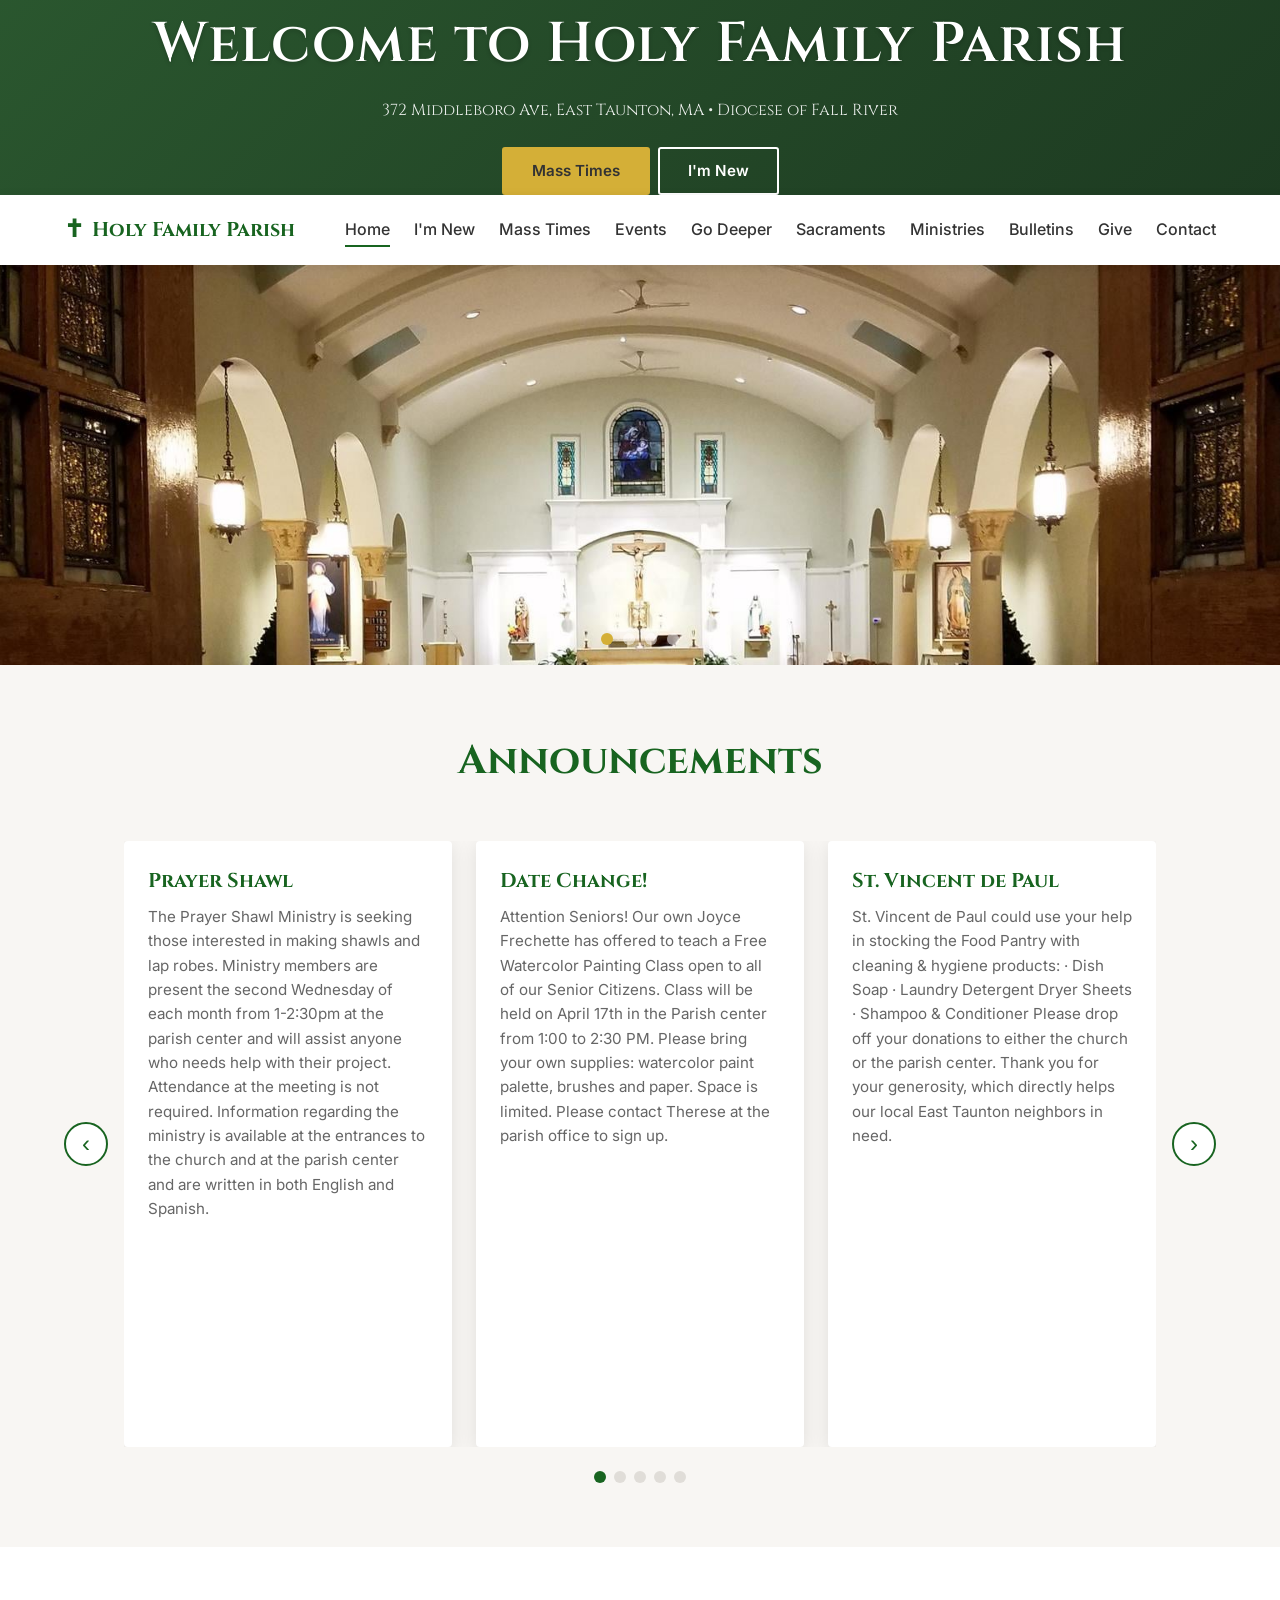
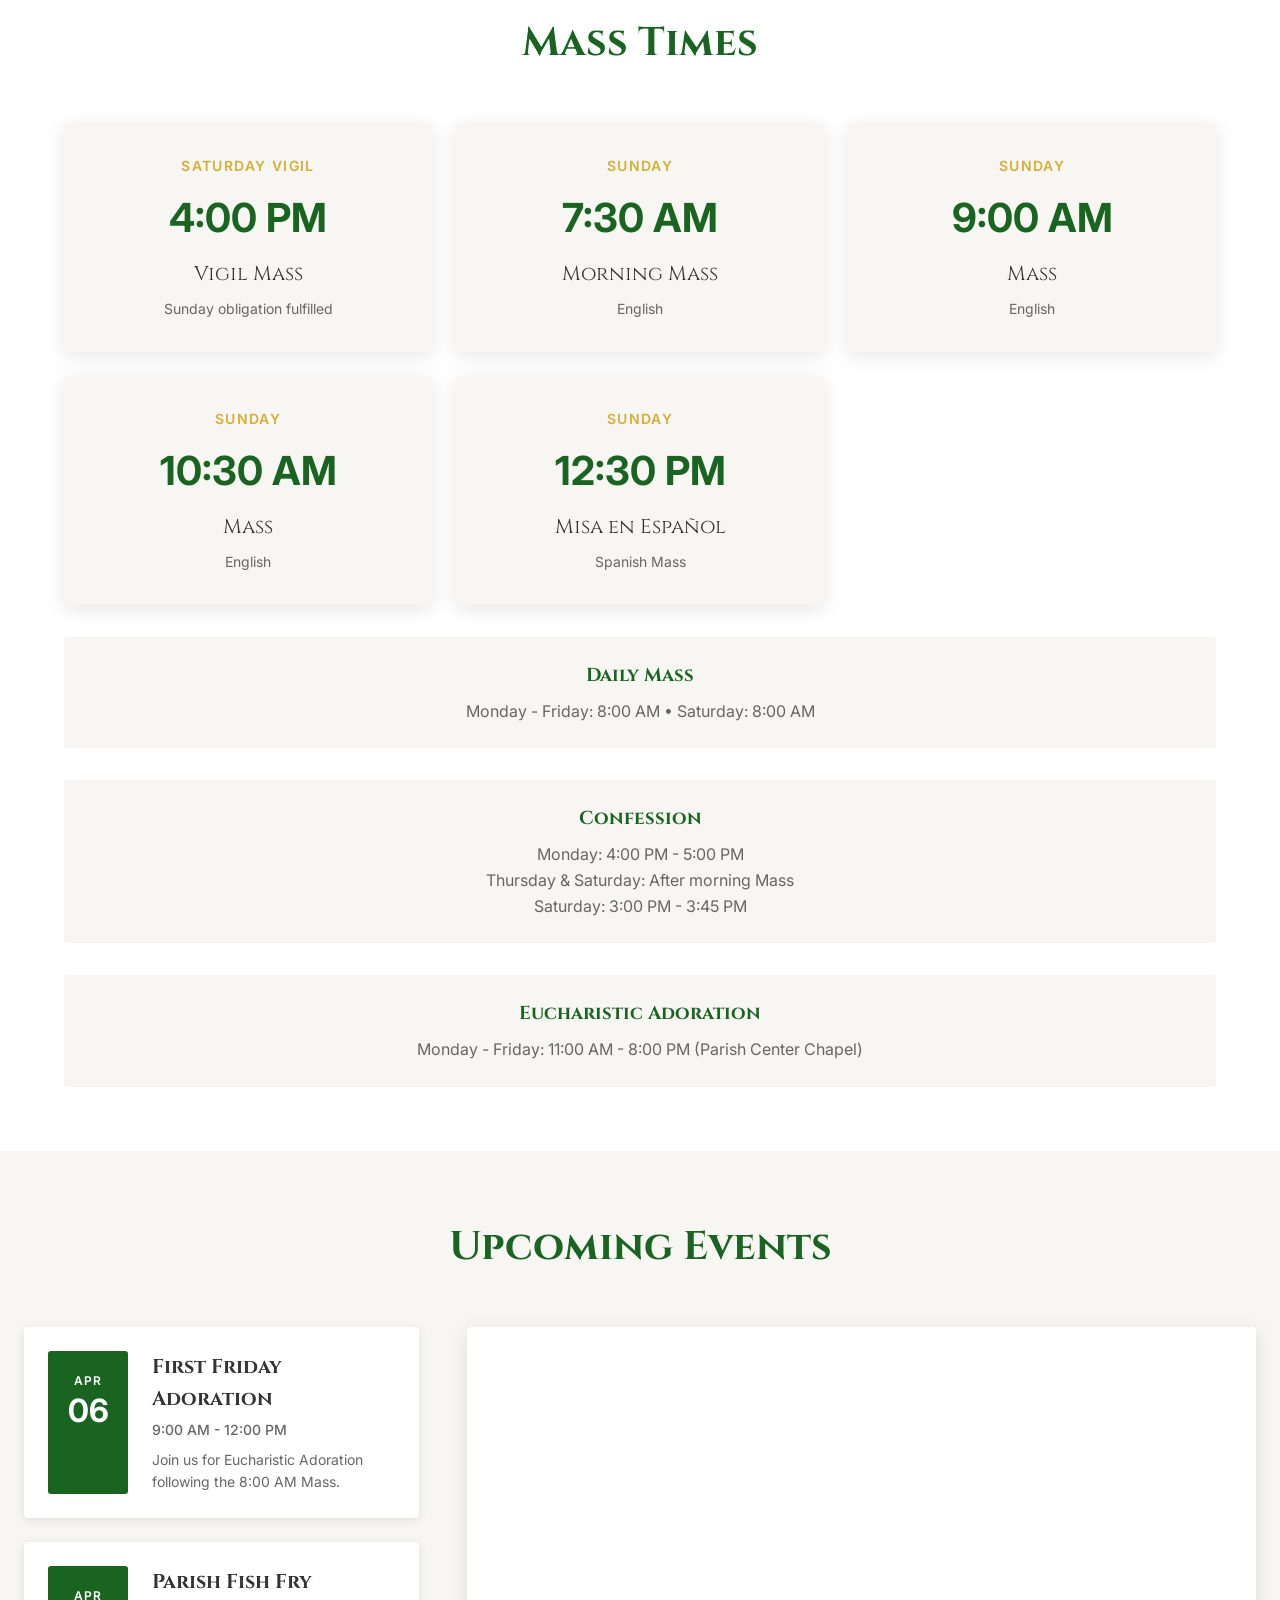
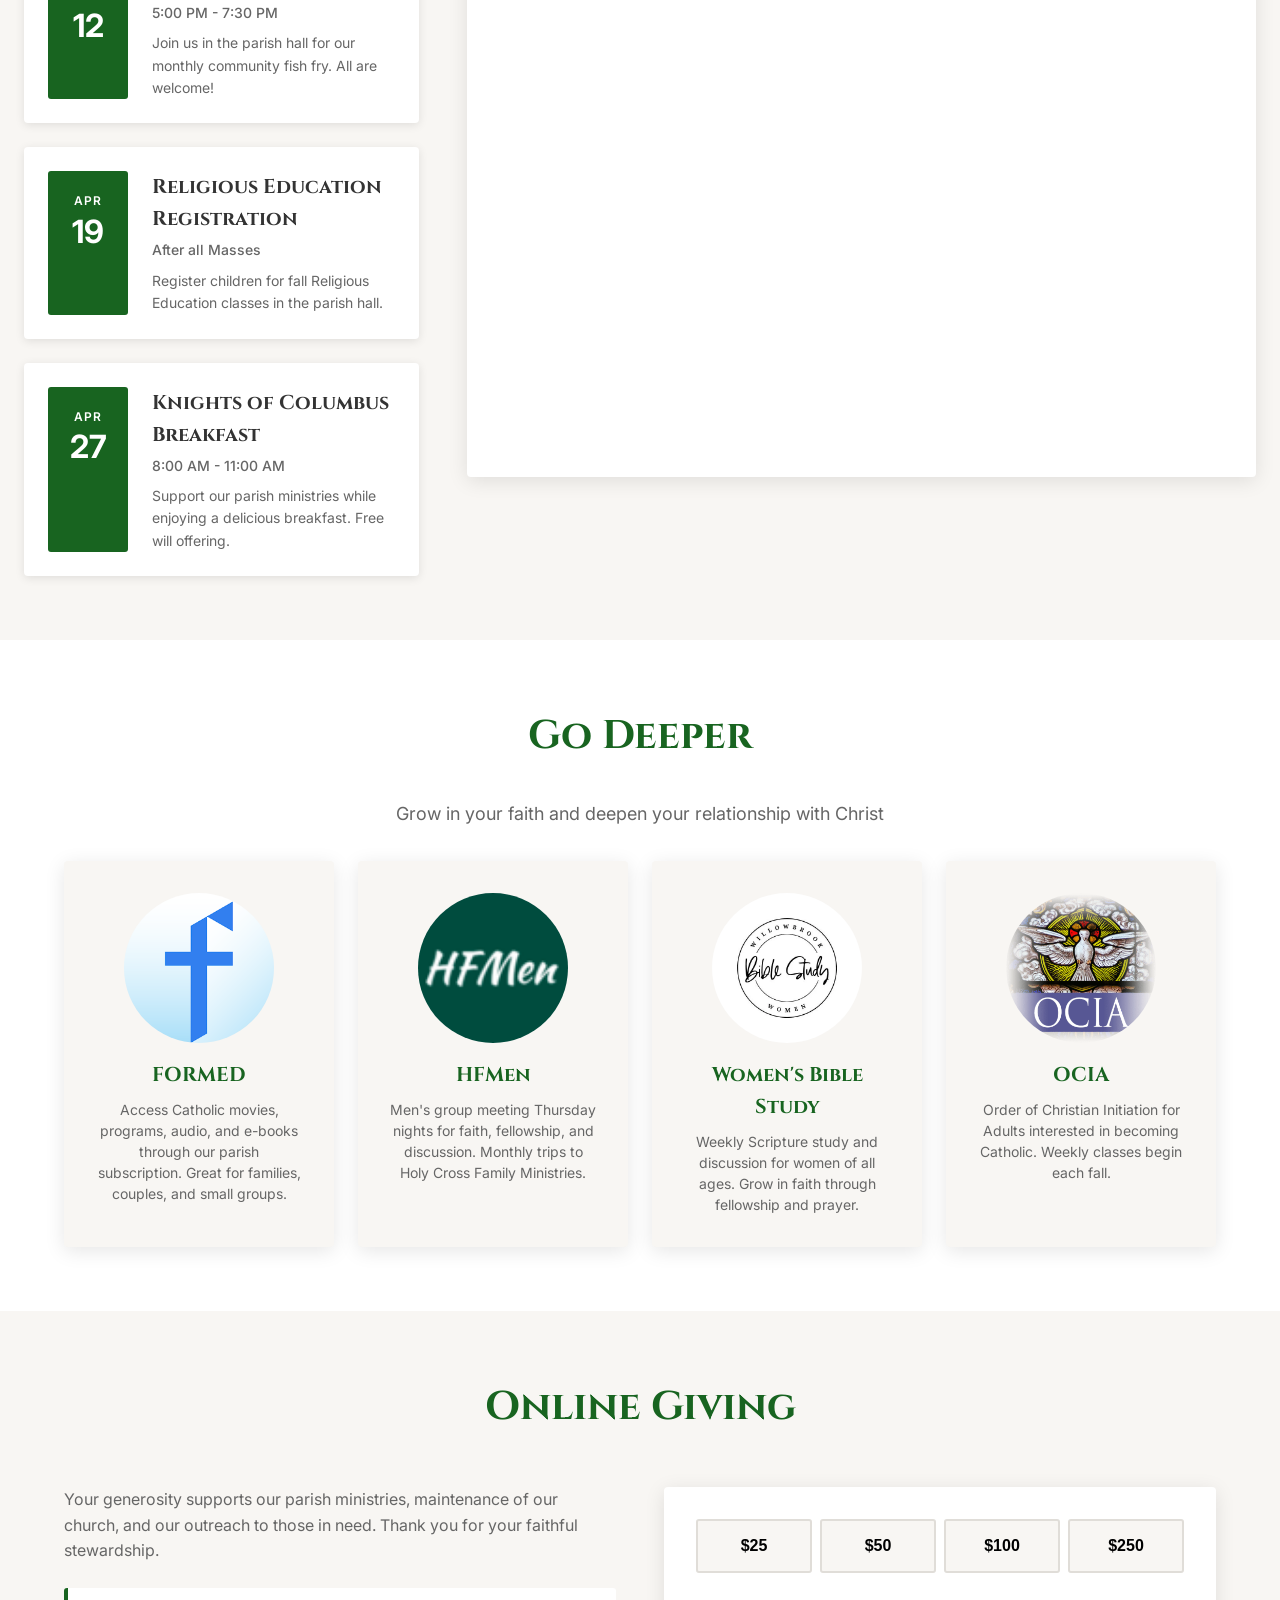
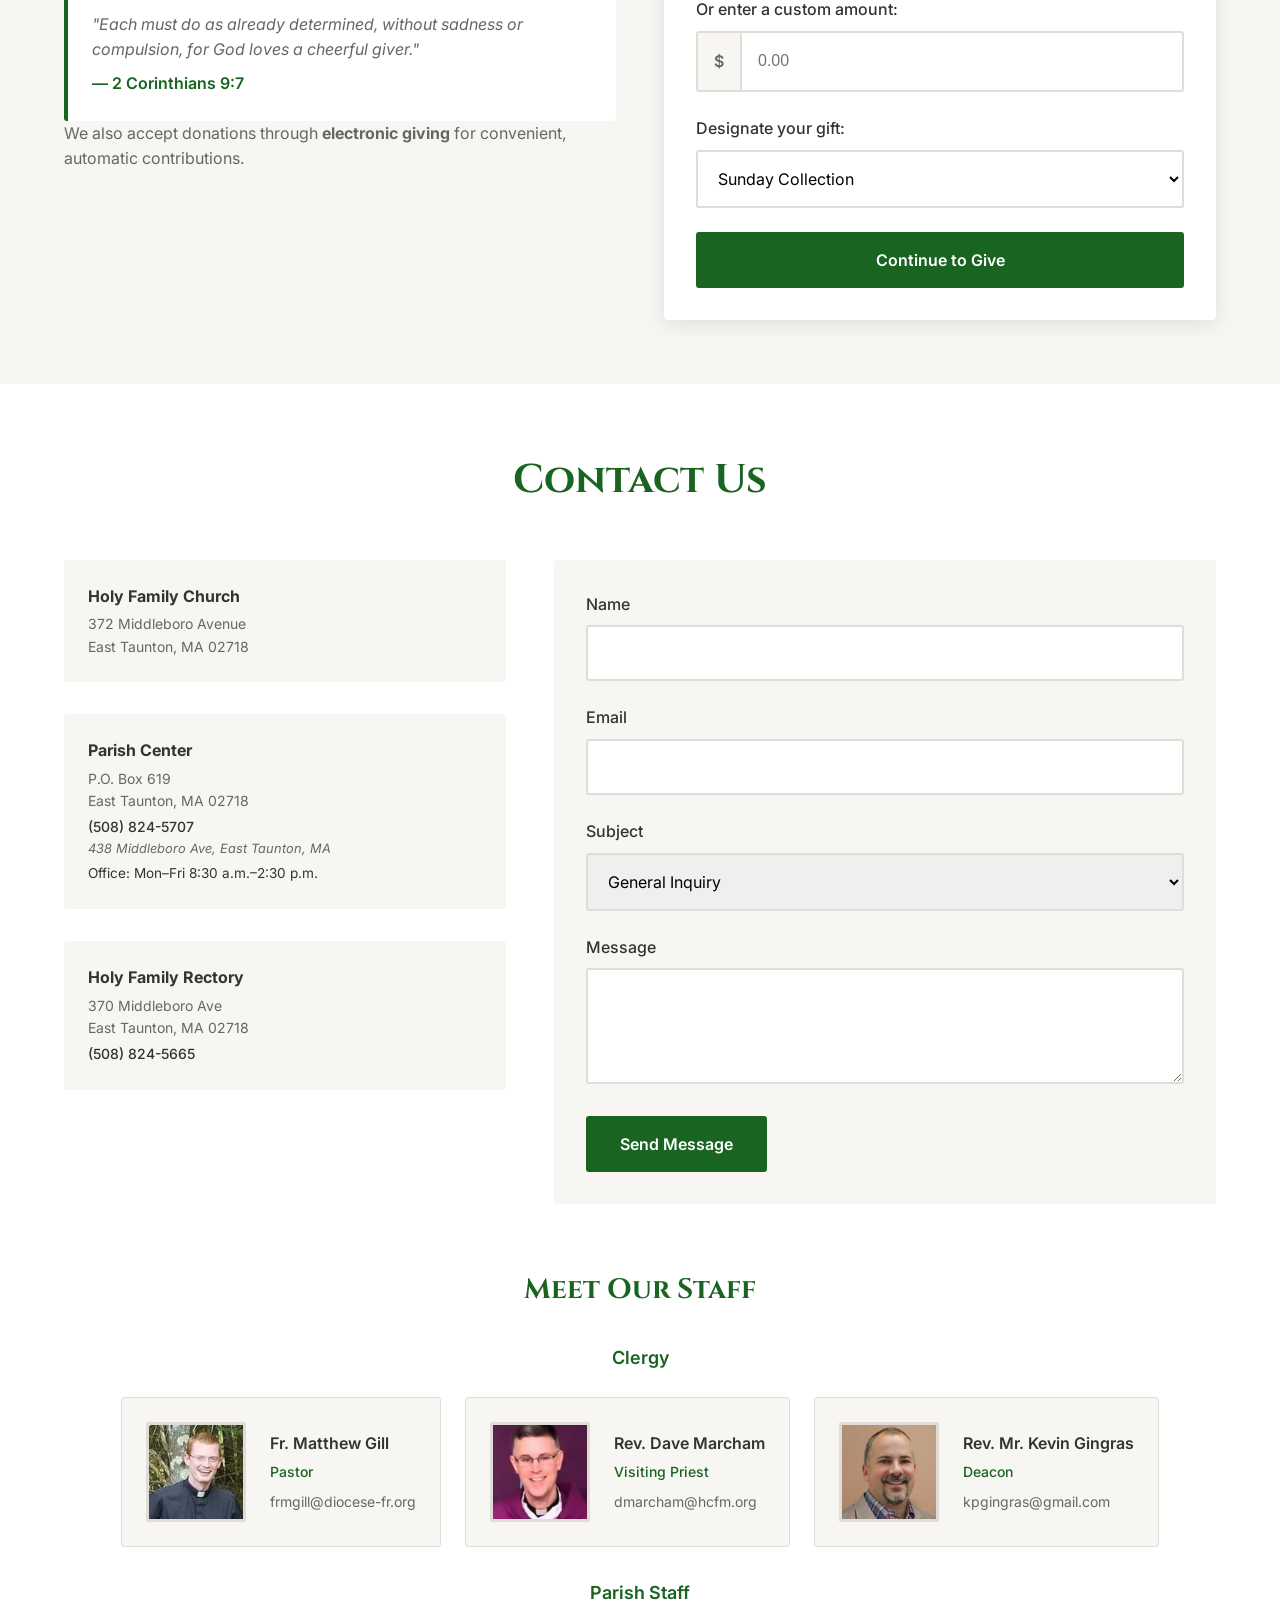
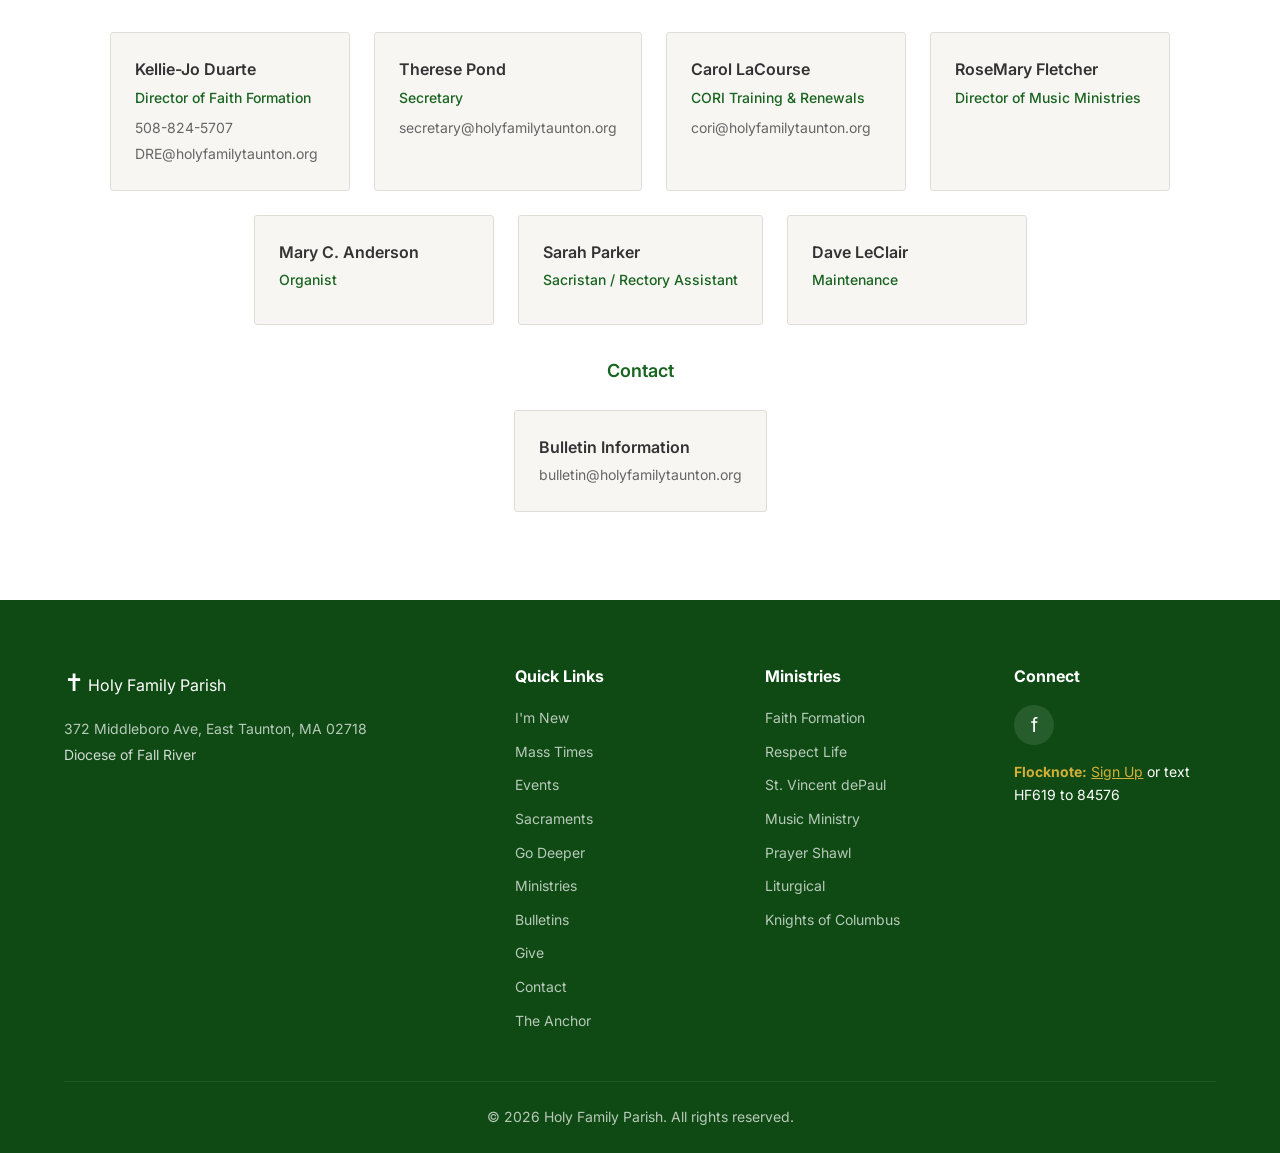
<file: index.html>
<!DOCTYPE html>
<html lang="en">
<head>
    <meta charset="UTF-8">
    <meta name="viewport" content="width=device-width, initial-scale=1.0">
    <title>Holy Family Parish</title>
    <link rel="stylesheet" href="styles.css">
    <link rel="preconnect" href="https://fonts.googleapis.com">
    <link rel="preconnect" href="https://fonts.gstatic.com" crossorigin>
    <link href="https://fonts.googleapis.com/css2?family=Inter:wght@400;500;600;700&family=Cinzel:wght@400;500;600;700&family=Playfair+Display:wght@600;700&display=swap" rel="stylesheet">
</head>
<body>
    <!-- Hero Section -->
    <section id="home" class="hero">
        <div class="hero-content container">
            <h1>Welcome to Holy Family Parish</h1>
            <p class="hero-subtitle">372 Middleboro Ave, East Taunton, MA &bull; Diocese of Fall River</p>
            <div class="hero-cta">
                <a href="#mass-times" class="btn btn-primary">Mass Times</a>
                <a href="pages/im-new.html" class="btn btn-secondary">I'm New</a>
            </div>
        </div>
    </section>

    <!-- Navigation -->
    <header class="header">
        <nav class="nav container">
            <a href="#home" class="logo">
                <span class="logo-icon">&#10013;</span>
                <span class="logo-text">Holy Family Parish</span>
            </a>
            <button class="mobile-menu-btn" aria-label="Toggle menu">
                <span></span>
                <span></span>
                <span></span>
            </button>
            <ul class="nav-links">
                <li><a href="#home">Home</a></li>
                <li class="has-dropdown">
                    <a href="pages/im-new.html">I'm New</a>
                    <ul class="dropdown">
                        <li><a href="pages/im-new.html#welcome">Welcome</a></li>
                        <li><a href="pages/im-new.html#faith-journey">Faith Journey</a></li>
                        <li><a href="pages/im-new.html#join-parish">Join Our Parish</a></li>
                    </ul>
                </li>
                <li><a href="#mass-times">Mass Times</a></li>
                <li><a href="#events">Events</a></li>
                <li class="has-dropdown">
                    <a href="#go-deeper">Go Deeper</a>
                    <ul class="dropdown">
                        <li><a href="pages/go-deeper.html#formed">FORMED</a></li>
                        <li><a href="pages/go-deeper.html#hfmen">HFMen</a></li>
                        <li><a href="pages/go-deeper.html#womens-bible-study">Women's Bible Study</a></li>
                        <li><a href="pages/go-deeper.html#ocia">OCIA</a></li>
                    </ul>
                </li>
                <li class="has-dropdown">
                    <a href="pages/sacraments.html">Sacraments</a>
                    <ul class="dropdown">
                        <li><a href="pages/sacraments.html#baptism">Baptism</a></li>
                        <li><a href="pages/sacraments.html#first-communion">First Communion</a></li>
                        <li><a href="pages/sacraments.html#confirmation">Confirmation</a></li>
                        <li><a href="pages/sacraments.html#matrimony">Matrimony</a></li>
                        <li><a href="pages/sacraments.html#anointing">Anointing of the Sick</a></li>
                        <li><a href="pages/sacraments.html#godparents-sponsors">Godparents & Sponsors</a></li>
                    </ul>
                </li>
                <li class="has-dropdown">
                    <a href="pages/ministries.html">Ministries</a>
                    <ul class="dropdown">
                        <li><a href="pages/ministries.html#faith-formation">Faith Formation</a></li>
                        <li><a href="pages/ministries.html#respect-life">Respect Life</a></li>
                        <li><a href="pages/ministries.html#st-vincent-depaul">St. Vincent dePaul</a></li>
                        <li><a href="pages/ministries.html#music-ministry">Music Ministry</a></li>
                        <li><a href="pages/ministries.html#prayer-shawl">Prayer Shawl</a></li>
                        <li><a href="pages/ministries.html#liturgical">Liturgical</a></li>
                        <li><a href="pages/ministries.html#knights-of-columbus">Knights of Columbus</a></li>
                    </ul>
                </li>
                <li><a href="pages/bulletins.html">Bulletins</a></li>
                <li><a href="#give">Give</a></li>
                <li><a href="#contact">Contact</a></li>
            </ul>
        </nav>
    </header>

    <!-- Slideshow Section -->
    <section class="slideshow">
        <div class="slideshow-container">
            <div class="slide">
                <img src="images/20191124_083239.jpg" alt="Holy Family Parish">
            </div>
            <div class="slide">
                <img src="images/20200207_115126.jpg" alt="Holy Family Parish">
            </div>
            <div class="slide">
                <img src="images/20200411_192443.jpg" alt="Holy Family Parish">
            </div>
            <div class="slide">
                <img src="images/StationsCross.jpg" alt="Holy Family Parish">
            </div>
        </div>
        <div class="slide-indicators" id="slide-indicators">
            <!-- Indicators generated dynamically by JavaScript -->
        </div>
    </section>

    <!-- Announcements Section -->
    <section class="announcements section">
        <div class="container">
            <h2 class="section-title">Announcements</h2>
            <div class="announcements-carousel">
                <button class="announcement-nav prev" id="announcement-prev">&lsaquo;</button>
                <div class="announcements-track-container">
                    <div class="announcements-track" id="announcements-track">
                        <div class="announcement-card">
                            <div class="announcement-content">
                                <h3>Prayer Shawl</h3>
                                <p>The Prayer Shawl Ministry is seeking those interested in making shawls and lap robes. Ministry members are present the second Wednesday of each month from 1-2:30pm at the parish center and will assist anyone who needs help with their project. Attendance at the meeting is not required. Information regarding the ministry is available at the entrances to the church and at the parish center and are written in both English and Spanish.</p>
                            </div>
                        </div>
                        <div class="announcement-card">
                            <div class="announcement-content">
                                <h3>Date Change!</h3>
                                <p>Attention Seniors! Our own Joyce Frechette has offered to teach a Free Watercolor Painting Class open to all of our Senior Citizens. Class will be held on April 17th in the Parish center from 1:00 to 2:30 PM. Please bring your own supplies: watercolor paint palette, brushes and paper. Space is limited. Please contact Therese at the parish office to sign up.</p>
                            </div>
                        </div>
                        <div class="announcement-card">
                            <div class="announcement-content">
                                <h3>St. Vincent de Paul</h3>
                                <p>St. Vincent de Paul could use your help in stocking the Food Pantry with cleaning & hygiene products:
· Dish Soap
· Laundry Detergent Dryer Sheets
· Shampoo & Conditioner
Please drop off your donations to either the church or the parish center. Thank you for your generosity, which directly helps our local East Taunton neighbors in need.</p>
                            </div>
                        </div>
                        <div class="announcement-card">
                            <div class="announcement-content">
                                <h3>Our Lady of Lourdes School</h3>
                                <p>Our Lady of Lourdes School is seeking a dedicated Assistant for our before and after school care programs. This part-time role offers the chance to positively impact children's lives by ensuring a safe, nurturing environment where they can learn and play. Ideal candidates will have good communication skills, a passion for working with young students from PreK3 - 8th grade, and a commitment to an inclusive atmosphere. If you're interested and want to join a supportive community, we encourage you to email, mturner@ololtaunton.com</p>
                            </div>
                        </div>
                        <div class="announcement-card">
                            <div class="announcement-content">
                                <h3>St Anthony's Parish in Taunton</h3>
                                <p>St Anthony's Parish in Taunton sponsors a Mass for the Haitian Community of Greater Taunton on every Sunday at 6pm. St. Anthony is located at 126 School St., but use the parking lot on Washburn St. Please note the change in the day to Sunday which requires a change in location to St. Anthony's.
Fr. Larose of the Haitian Parish, Brockton will celebrate the Mass in both French and Haitian Creole. The Mass will be followed by a gathering in the Hall. If you are able, please spread the word to the Haitian community of Greater Taunton.
When: Every Sunday at 6:00 PM
Where: St. Anthony's Parish - 126 School Street, Taunton (parking lot on Washburn St.)
Who: Father Larose
Language: French and Haitian Creole</p>
                            </div>
                        </div>
                    </div>
                </div>
                <button class="announcement-nav next" id="announcement-next">&rsaquo;</button>
            </div>
            <div class="announcements-indicators" id="announcements-indicators">
            </div>
        </div>
    </section>

    <!-- Mass Times Section -->
    <section id="mass-times" class="services section">
        <div class="container">
            <h2 class="section-title">Mass Times</h2>
            <div class="services-grid">
                <div class="service-card">
                    <div class="service-day">Saturday Vigil</div>
                    <div class="service-time">4:00 PM</div>
                    <div class="service-name">Vigil Mass</div>
                    <p>Sunday obligation fulfilled</p>
                </div>
                <div class="service-card">
                    <div class="service-day">Sunday</div>
                    <div class="service-time">7:30 AM</div>
                    <div class="service-name">Morning Mass</div>
                    <p>English</p>
                </div>
                <div class="service-card">
                    <div class="service-day">Sunday</div>
                    <div class="service-time">9:00 AM</div>
                    <div class="service-name">Mass</div>
                    <p>English</p>
                </div>
                <div class="service-card">
                    <div class="service-day">Sunday</div>
                    <div class="service-time">10:30 AM</div>
                    <div class="service-name">Mass</div>
                    <p>English</p>
                </div>
                <div class="service-card">
                    <div class="service-day">Sunday</div>
                    <div class="service-time">12:30 PM</div>
                    <div class="service-name">Misa en Español</div>
                    <p>Spanish Mass</p>
                </div>
            </div>
            <div class="daily-mass">
                <h3>Daily Mass</h3>
                <p>Monday - Friday: 8:00 AM &bull; Saturday: 8:00 AM</p>
            </div>
            <div class="confession-times">
                <h3>Confession</h3>
                <p>Monday: 4:00 PM - 5:00 PM</p>
                <p>Thursday &amp; Saturday: After morning Mass</p>
                <p>Saturday: 3:00 PM - 3:45 PM</p>
            </div>
            <div class="adoration-times">
                <h3>Eucharistic Adoration</h3>
                <p>Monday - Friday: 11:00 AM - 8:00 PM (Parish Center Chapel)</p>
            </div>
        </div>
    </section>

    <!-- Events Section -->
    <section id="events" class="events section section-alt">
        <div class="container">
            <h2 class="section-title">Upcoming Events</h2>
            <div class="events-grid">
                <div class="events-list">
                    <div class="event-card">
                        <div class="event-date">
                            <span class="event-month">APR</span>
                            <span class="event-day">06</span>
                        </div>
                        <div class="event-details">
                            <h3>First Friday Adoration</h3>
                            <p class="event-time">9:00 AM - 12:00 PM</p>
                            <p>Join us for Eucharistic Adoration following the 8:00 AM Mass.</p>
                        </div>
                    </div>
                    <div class="event-card">
                        <div class="event-date">
                            <span class="event-month">APR</span>
                            <span class="event-day">12</span>
                        </div>
                        <div class="event-details">
                            <h3>Parish Fish Fry</h3>
                            <p class="event-time">5:00 PM - 7:30 PM</p>
                            <p>Join us in the parish hall for our monthly community fish fry. All are welcome!</p>
                        </div>
                    </div>
                    <div class="event-card">
                        <div class="event-date">
                            <span class="event-month">APR</span>
                            <span class="event-day">19</span>
                        </div>
                        <div class="event-details">
                            <h3>Religious Education Registration</h3>
                            <p class="event-time">After all Masses</p>
                            <p>Register children for fall Religious Education classes in the parish hall.</p>
                        </div>
                    </div>
                    <div class="event-card">
                        <div class="event-date">
                            <span class="event-month">APR</span>
                            <span class="event-day">27</span>
                        </div>
                        <div class="event-details">
                            <h3>Knights of Columbus Breakfast</h3>
                            <p class="event-time">8:00 AM - 11:00 AM</p>
                            <p>Support our parish ministries while enjoying a delicious breakfast. Free will offering.</p>
                        </div>
                    </div>
                </div>
                <div class="calendar-container">
                    <iframe id="google-calendar" src="https://calendar.google.com/calendar/u/0/embed?src=c_d158be754cd07057b26f07738ab260729dbad7ae92a80738b198fb323e345a77@group.calendar.google.com&ctz=America/New_York&theme=0" style="border: 0; width: 100%; height: 100%; display: block;" frameborder="0" scrolling="no"></iframe>
                </div>
            </div>
        </div>
    </section>

    <!-- Go Deeper Section -->
    <section id="go-deeper" class="go-deeper-section section">
        <div class="container">
            <h2 class="section-title">Go Deeper</h2>
            <p class="section-subtitle">Grow in your faith and deepen your relationship with Christ</p>
            <div class="go-deeper-grid">
                <a href="pages/go-deeper.html#formed" class="go-deeper-card">
                    <img src="images/formed.jpg" alt="FORMED">
                    <h3>FORMED</h3>
                    <p>Access Catholic movies, programs, audio, and e-books through our parish subscription. Great for families, couples, and small groups.</p>
                </a>
                <a href="pages/go-deeper.html#hfmen" class="go-deeper-card">
                    <img src="images/HFMen-1.png" alt="HFMen">
                    <h3>HFMen</h3>
                    <p>Men's group meeting Thursday nights for faith, fellowship, and discussion. Monthly trips to Holy Cross Family Ministries.</p>
                </a>
                <a href="pages/go-deeper.html#womens-bible-study" class="go-deeper-card">
                    <img src="images/womens_bible_study.jpg" alt="Women's Bible Study">
                    <h3>Women's Bible Study</h3>
                    <p>Weekly Scripture study and discussion for women of all ages. Grow in faith through fellowship and prayer.</p>
                </a>
                <a href="pages/go-deeper.html#ocia" class="go-deeper-card">
                    <img src="images/OCIA-01-600x586.png" alt="OCIA">
                    <h3>OCIA</h3>
                    <p>Order of Christian Initiation for Adults interested in becoming Catholic. Weekly classes begin each fall.</p>
                </a>
            </div>
        </div>
    </section>

    <!-- Give Section -->
    <section id="give" class="give section section-alt">
        <div class="container">
            <h2 class="section-title">Online Giving</h2>
            <div class="give-content">
                <div class="give-text">
                    <p>Your generosity supports our parish ministries, maintenance of our church, and our outreach to those in need. Thank you for your faithful stewardship.</p>
                    <blockquote>
                        "Each must do as already determined, without sadness or compulsion, for God loves a cheerful giver."
                        <cite>— 2 Corinthians 9:7</cite>
                    </blockquote>
                    <p>We also accept donations through <strong>electronic giving</strong> for convenient, automatic contributions.</p>
                </div>
                <div class="give-form">
                    <div class="donation-amounts">
                        <button class="amount-btn" data-amount="25">$25</button>
                        <button class="amount-btn" data-amount="50">$50</button>
                        <button class="amount-btn" data-amount="100">$100</button>
                        <button class="amount-btn" data-amount="250">$250</button>
                    </div>
                    <div class="custom-amount">
                        <label for="custom-amount">Or enter a custom amount:</label>
                        <div class="input-group">
                            <span class="input-prefix">$</span>
                            <input type="number" id="custom-amount" placeholder="0.00" min="1">
                        </div>
                    </div>
                    <div class="donation-type">
                        <label for="donation-type">Designate your gift:</label>
                        <select id="donation-type">
                            <option value="sunday">Sunday Collection</option>
                            <option value="building">Building & Maintenance</option>
                            <option value="religious-ed">Religious Education</option>
                            <option value="outreach">Parish Outreach</option>
                            <option value="music">Music Ministry</option>
                            <option value="special">Special Intention</option>
                        </select>
                    </div>
                    <button class="btn btn-primary btn-full">Continue to Give</button>
                </div>
            </div>
        </div>
    </section>

    <!-- Contact Section -->
    <section id="contact" class="contact section">
        <div class="container">
            <h2 class="section-title">Contact Us</h2>
            <div class="contact-grid">
                <div class="contact-info">
                    <div class="contact-item">
                        <div>
                            <h4>Holy Family Church</h4>
                            <p>372 Middleboro Avenue<br>East Taunton, MA 02718</p>
                        </div>
                    </div>
                    <div class="contact-item">
                        <div>
                            <h4>Parish Center</h4>
                            <p>P.O. Box 619<br>East Taunton, MA 02718</p>
                            <p class="contact-phone">(508) 824-5707</p>
                            <p class="contact-detail">438 Middleboro Ave, East Taunton, MA</p>
                            <p class="contact-hours">Office: Mon–Fri 8:30 a.m.–2:30 p.m.</p>
                        </div>
                    </div>
                    <div class="contact-item">
                        <div>
                            <h4>Holy Family Rectory</h4>
                            <p>370 Middleboro Ave<br>East Taunton, MA 02718</p>
                            <p class="contact-phone">(508) 824-5665</p>
                        </div>
                    </div>
                </div>
                <form class="contact-form">
                    <div class="form-group">
                        <label for="name">Name</label>
                        <input type="text" id="name" name="name" required>
                    </div>
                    <div class="form-group">
                        <label for="email">Email</label>
                        <input type="email" id="email" name="email" required>
                    </div>
                    <div class="form-group">
                        <label for="subject">Subject</label>
                        <select id="subject" name="subject">
                            <option value="general">General Inquiry</option>
                            <option value="prayer">Prayer Request</option>
                            <option value="sacrament">Sacrament Information</option>
                            <option value="baptism">Baptism</option>
                            <option value="wedding">Wedding</option>
                            <option value="ocia">OCIA / Become Catholic</option>
                            <option value="other">Other</option>
                        </select>
                    </div>
                    <div class="form-group">
                        <label for="message">Message</label>
                        <textarea id="message" name="message" rows="4" required></textarea>
                    </div>
                    <button type="submit" class="btn btn-primary">Send Message</button>
                </form>
                </div>
            </div>

            <div class="staff-section">
                <h3 class="staff-title">Meet Our Staff</h3>

                <h4 class="staff-category">Clergy</h4>
                <div class="staff-grid">
                    <div class="staff-card has-photo">
                        <img src="images/22519494_10214535032520415_3324641879611067432_n.jpg" alt="Fr. Matthew Gill" class="staff-photo">
                        <div class="staff-info">
                            <h5>Fr. Matthew Gill</h5>
                            <p class="staff-role">Pastor</p>
                            <a href="mailto:frmgill@diocese-fr.org" class="staff-email">frmgill@diocese-fr.org</a>
                        </div>
                    </div>
                    <div class="staff-card has-photo">
                        <img src="images/frd.jpg" alt="Rev. Dave Marcham" class="staff-photo">
                        <div class="staff-info">
                            <h5>Rev. Dave Marcham</h5>
                            <p class="staff-role">Visiting Priest</p>
                            <a href="mailto:dmarcham@hcfm.org" class="staff-email">dmarcham@hcfm.org</a>
                        </div>
                    </div>
                    <div class="staff-card has-photo">
                        <img src="images/gingras_kevin02.jpg" alt="Rev. Mr. Kevin Gingras" class="staff-photo">
                        <div class="staff-info">
                            <h5>Rev. Mr. Kevin Gingras</h5>
                            <p class="staff-role">Deacon</p>
                            <a href="mailto:kpgingras@gmail.com" class="staff-email">kpgingras@gmail.com</a>
                        </div>
                    </div>
                </div>

                <h4 class="staff-category">Parish Staff</h4>
                <div class="staff-grid">
                    <div class="staff-card">
                        <h5>Kellie-Jo Duarte</h5>
                        <p class="staff-role">Director of Faith Formation</p>
                        <p class="staff-phone">508-824-5707</p>
                        <a href="mailto:DRE@holyfamilytaunton.org" class="staff-email">DRE@holyfamilytaunton.org</a>
                    </div>
                    <div class="staff-card">
                        <h5>Therese Pond</h5>
                        <p class="staff-role">Secretary</p>
                        <a href="mailto:secretary@holyfamilytaunton.org" class="staff-email">secretary@holyfamilytaunton.org</a>
                    </div>
                    <div class="staff-card">
                        <h5>Carol LaCourse</h5>
                        <p class="staff-role">CORI Training & Renewals</p>
                        <a href="mailto:cori@holyfamilytaunton.org" class="staff-email">cori@holyfamilytaunton.org</a>
                    </div>
                    <div class="staff-card">
                        <h5>RoseMary Fletcher</h5>
                        <p class="staff-role">Director of Music Ministries</p>
                    </div>
                    <div class="staff-card">
                        <h5>Mary C. Anderson</h5>
                        <p class="staff-role">Organist</p>
                    </div>
                    <div class="staff-card">
                        <h5>Sarah Parker</h5>
                        <p class="staff-role">Sacristan / Rectory Assistant</p>
                    </div>
                    <div class="staff-card">
                        <h5>Dave LeClair</h5>
                        <p class="staff-role">Maintenance</p>
                    </div>
                </div>

                <h4 class="staff-category">Contact</h4>
                <div class="staff-grid">
                    <div class="staff-card">
                        <h5>Bulletin Information</h5>
                        <a href="mailto:bulletin@holyfamilytaunton.org" class="staff-email">bulletin@holyfamilytaunton.org</a>
                    </div>
                </div>
            </div>
        </div>
    </section>

    <!-- Footer -->
    <footer class="footer">
    <div class="container">
        <div class="footer-grid">
            <div class="footer-brand">
                <span class="logo-icon">&#10013;</span>
                <span class="logo-text">Holy Family Parish</span>
                <p>372 Middleboro Ave, East Taunton, MA 02718</p>
                <p class="diocese">Diocese of Fall River</p>
            </div>
            <div class="footer-links">
                <h4>Quick Links</h4>
                <ul>
                    <li><a href="pages/im-new.html">I'm New</a></li>
                    <li><a href="index.html#mass-times">Mass Times</a></li>
                    <li><a href="index.html#events">Events</a></li>
                    <li><a href="pages/sacraments.html">Sacraments</a></li>
                    <li><a href="pages/go-deeper.html">Go Deeper</a></li>
                    <li><a href="pages/ministries.html">Ministries</a></li>
                    <li><a href="pages/bulletins.html">Bulletins</a></li>
                    <li><a href="index.html#give">Give</a></li>
                    <li><a href="index.html#contact">Contact</a></li>
                    <li><a href="https://anchornews.org/" target="_blank" rel="noopener">The Anchor</a></li>
                </ul>
            </div>
            <div class="footer-links">
                <h4>Ministries</h4>
                <ul>
                    <li><a href="pages/ministries.html#faith-formation">Faith Formation</a></li>
                    <li><a href="pages/ministries.html#respect-life">Respect Life</a></li>
                    <li><a href="pages/ministries.html#st-vincent-depaul">St. Vincent dePaul</a></li>
                    <li><a href="pages/ministries.html#music-ministry">Music Ministry</a></li>
                    <li><a href="pages/ministries.html#prayer-shawl">Prayer Shawl</a></li>
                    <li><a href="pages/ministries.html#liturgical">Liturgical</a></li>
                    <li><a href="pages/ministries.html#knights-of-columbus">Knights of Columbus</a></li>
                </ul>
            </div>
            <div class="footer-social">
                <h4>Connect</h4>
                <div class="social-links">
                    <a href="https://www.facebook.com/groups/453300811357774" aria-label="Facebook" target="_blank">&#102;</a>
                </div>
                <div class="flocknote">
                    <p><strong>Flocknote:</strong> <a href="https://holyfamilychurch22.flocknote.com/dashboard" target="_blank" rel="noopener">Sign Up</a> or text HF619 to 84576</p>
                </div>
            </div>
        </div>
        <div class="footer-bottom">
            <p>&copy; 2026 Holy Family Parish. All rights reserved.</p>
        </div>
    </div>
</footer>

    <script src="script.js"></script>
</body>
</html>
</file>
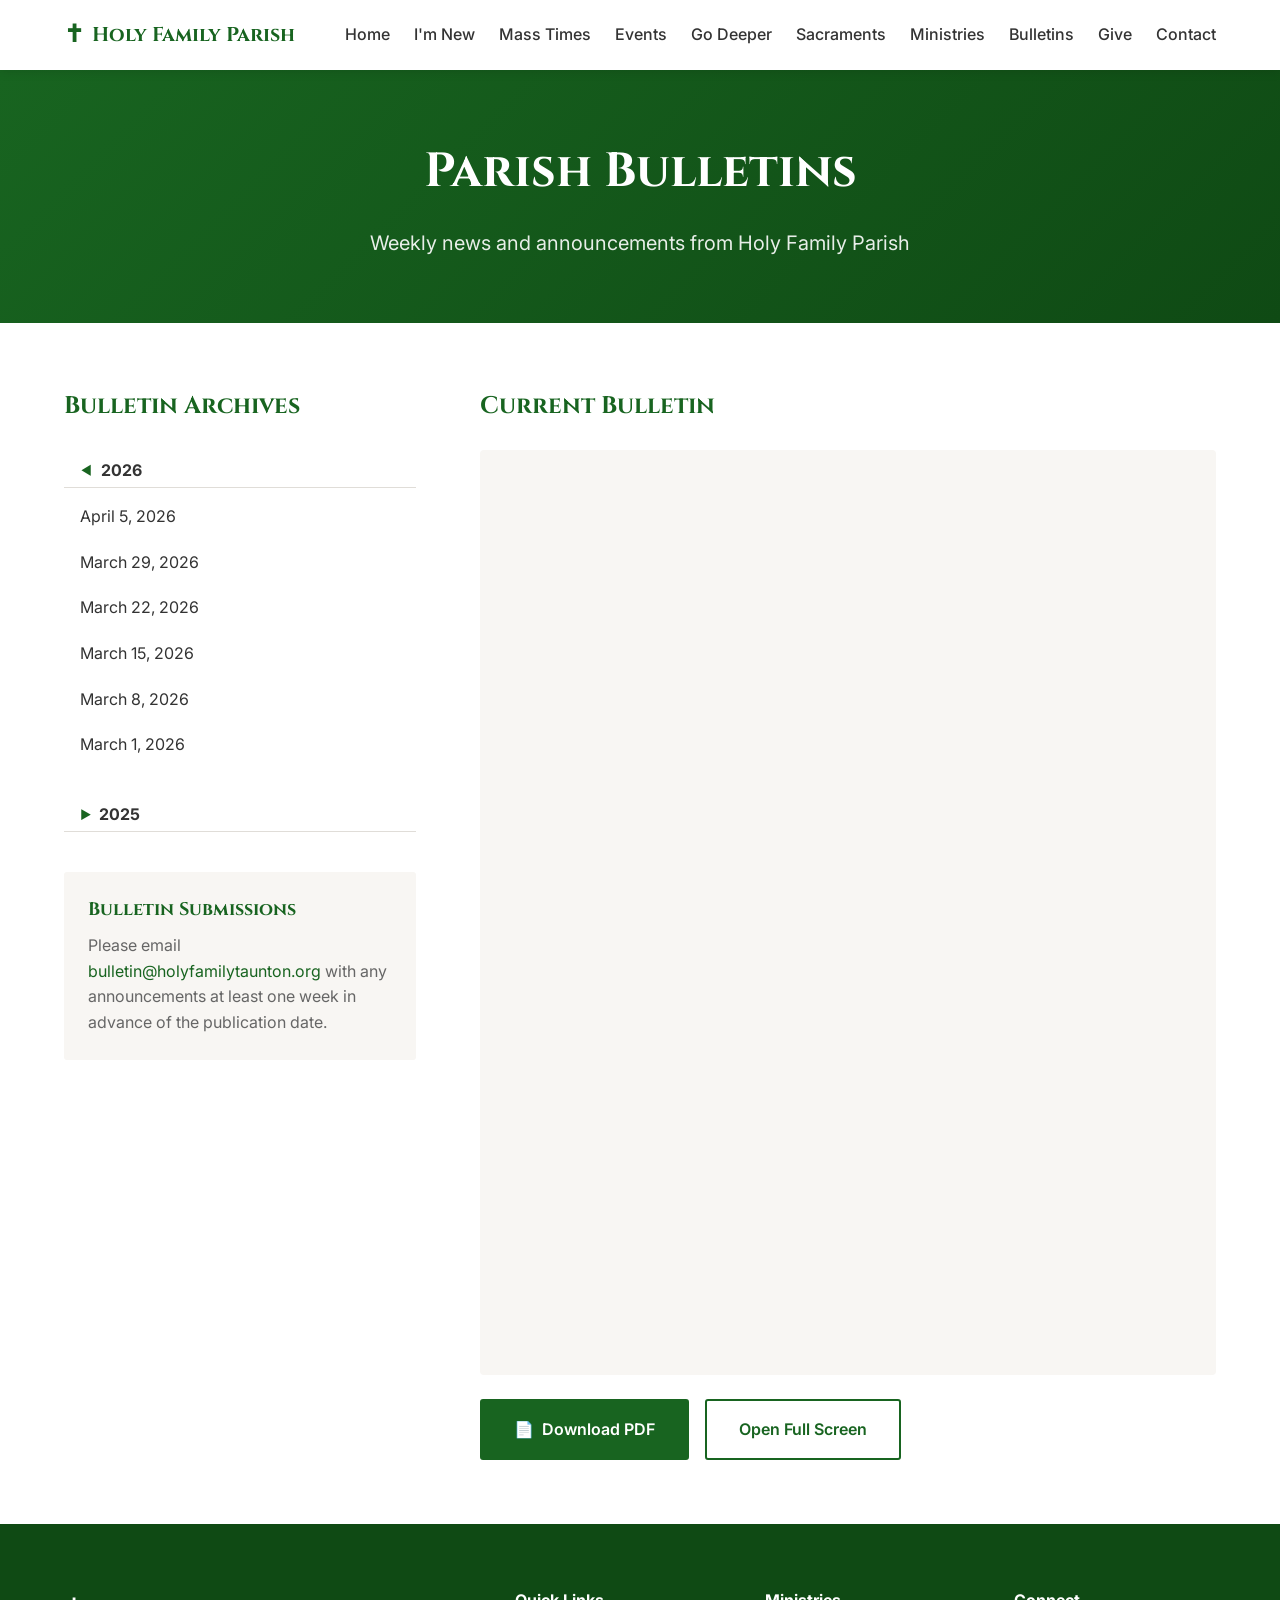
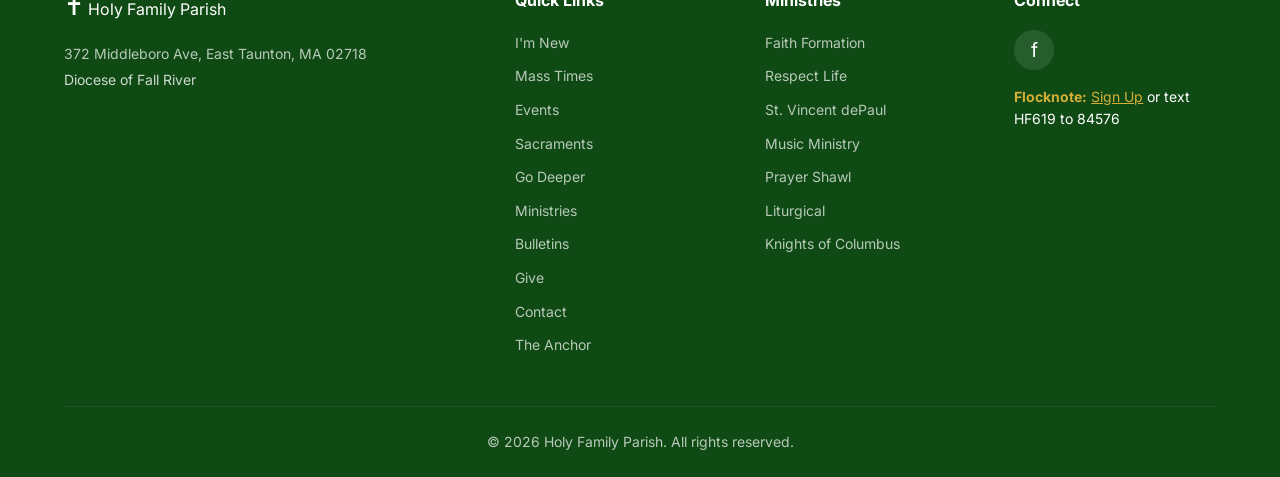
<file: pages/bulletins.html>
<!DOCTYPE html>
<html lang="en">
<head>
    <meta charset="UTF-8">
    <meta name="viewport" content="width=device-width, initial-scale=1.0">
    <title>Bulletins - Holy Family Parish</title>
    <link rel="stylesheet" href="../styles.css">
    <link rel="preconnect" href="https://fonts.googleapis.com">
    <link rel="preconnect" href="https://fonts.gstatic.com" crossorigin>
    <link href="https://fonts.googleapis.com/css2?family=Inter:wght@400;500;600;700&family=Cinzel:wght@400;500;600;700&family=Playfair+Display:wght@600;700&display=swap" rel="stylesheet">
</head>
<body>
    <!-- Navigation -->
    <header class="header">
        <nav class="nav container">
            <a href="../index.html" class="logo">
                <span class="logo-icon">&#10013;</span>
                <span class="logo-text">Holy Family Parish</span>
            </a>
            <button class="mobile-menu-btn" aria-label="Toggle menu">
                <span></span>
                <span></span>
                <span></span>
            </button>
            <ul class="nav-links">
                <li><a href="../index.html">Home</a></li>
                <li class="has-dropdown">
                    <a href="im-new.html">I'm New</a>
                    <ul class="dropdown">
                        <li><a href="im-new.html#welcome">Welcome</a></li>
                        <li><a href="im-new.html#faith-journey">Faith Journey</a></li>
                        <li><a href="im-new.html#join-parish">Join Our Parish</a></li>
                    </ul>
                </li>
                <li><a href="../index.html#mass-times">Mass Times</a></li>
                <li><a href="../index.html#events">Events</a></li>
                <li class="has-dropdown">
                    <a href="go-deeper.html">Go Deeper</a>
                    <ul class="dropdown">
                        <li><a href="go-deeper.html#formed">FORMED</a></li>
                        <li><a href="go-deeper.html#hfmen">HFMen</a></li>
                        <li><a href="go-deeper.html#womens-bible-study">Women's Bible Study</a></li>
                        <li><a href="go-deeper.html#ocia">OCIA</a></li>
                    </ul>
                </li>
                <li class="has-dropdown">
                    <a href="sacraments.html">Sacraments</a>
                    <ul class="dropdown">
                        <li><a href="sacraments.html#baptism">Baptism</a></li>
                        <li><a href="sacraments.html#first-communion">First Communion</a></li>
                        <li><a href="sacraments.html#confirmation">Confirmation</a></li>
                        <li><a href="sacraments.html#matrimony">Matrimony</a></li>
                        <li><a href="sacraments.html#anointing">Anointing of the Sick</a></li>
                        <li><a href="sacraments.html#godparents-sponsors">Godparents & Sponsors</a></li>
                    </ul>
                </li>
                <li class="has-dropdown">
                    <a href="ministries.html">Ministries</a>
                    <ul class="dropdown">
                        <li><a href="ministries.html#faith-formation">Faith Formation</a></li>
                        <li><a href="ministries.html#respect-life">Respect Life</a></li>
                        <li><a href="ministries.html#st-vincent-depaul">St. Vincent dePaul</a></li>
                        <li><a href="ministries.html#music-ministry">Music Ministry</a></li>
                        <li><a href="ministries.html#prayer-shawl">Prayer Shawl</a></li>
                        <li><a href="ministries.html#liturgical">Liturgical</a></li>
                        <li><a href="ministries.html#knights-of-columbus">Knights of Columbus</a></li>
                    </ul>
                </li>
                <li><a href="bulletins.html">Bulletins</a></li>
                <li><a href="../index.html#give">Give</a></li>
                <li><a href="../index.html#contact">Contact</a></li>
            </ul>
        </nav>
    </header>

    <!-- Page Header -->
    <section class="page-header">
        <div class="container">
            <h1>Parish Bulletins</h1>
            <p>Weekly news and announcements from Holy Family Parish</p>
        </div>
    </section>

    <!-- Bulletins Section -->
    <section class="bulletins-section section">
        <div class="container">
            <div class="bulletins-layout">
                <div class="bulletins-list">
                    <h2>Bulletin Archives</h2>
                    <div class="bulletin-year-group">
                        <h3 class="bulletin-year-header" data-year="2026">
                            <span class="toggle-icon">&#9660;</span>
                            2026
                        </h3>
                        <ul class="bulletin-links">
                            <li><a href="https://files.ecatholic.com/14093/bulletins/20260405.pdf" target="_blank" rel="noopener">April 5, 2026</a></li>
                            <li><a href="https://files.ecatholic.com/14093/bulletins/20260329.pdf" target="_blank" rel="noopener">March 29, 2026</a></li>
                            <li><a href="https://files.ecatholic.com/14093/bulletins/20260322.pdf" target="_blank" rel="noopener">March 22, 2026</a></li>
                            <li><a href="https://files.ecatholic.com/14093/bulletins/20260315.pdf" target="_blank" rel="noopener">March 15, 2026</a></li>
                            <li><a href="https://files.ecatholic.com/14093/bulletins/20260308.pdf" target="_blank" rel="noopener">March 8, 2026</a></li>
                            <li><a href="https://files.ecatholic.com/14093/bulletins/20260301.pdf" target="_blank" rel="noopener">March 1, 2026</a></li>
                        </ul>
                    </div>
                    <div class="bulletin-year-group collapsed">
                        <h3 class="bulletin-year-header" data-year="2025">
                            <span class="toggle-icon">&#9654;</span>
                            2025
                        </h3>
                        <ul class="bulletin-links">
                            <li><a href="https://files.ecatholic.com/14093/bulletins/20251228.pdf" target="_blank" rel="noopener">December 28, 2025</a></li>
                            <li><a href="https://files.ecatholic.com/14093/bulletins/20251221.pdf" target="_blank" rel="noopener">December 21, 2025</a></li>
                            <li><a href="https://files.ecatholic.com/14093/bulletins/20251214.pdf" target="_blank" rel="noopener">December 14, 2025</a></li>
                            <li><a href="https://files.ecatholic.com/14093/bulletins/20251207.pdf" target="_blank" rel="noopener">December 7, 2025</a></li>
                            <li><a href="https://files.ecatholic.com/14093/bulletins/20251130.pdf" target="_blank" rel="noopener">November 30, 2025</a></li>
                            <li><a href="https://files.ecatholic.com/14093/bulletins/20251123.pdf" target="_blank" rel="noopener">November 23, 2025</a></li>
                            <li><a href="https://files.ecatholic.com/14093/bulletins/20251116.pdf" target="_blank" rel="noopener">November 16, 2025</a></li>
                            <li><a href="https://files.ecatholic.com/14093/bulletins/20251109.pdf" target="_blank" rel="noopener">November 9, 2025</a></li>
                            <li><a href="https://files.ecatholic.com/14093/bulletins/20251102.pdf" target="_blank" rel="noopener">November 2, 2025</a></li>
                            <li><a href="https://files.ecatholic.com/14093/bulletins/20251026.pdf" target="_blank" rel="noopener">October 26, 2025</a></li>
                            <li><a href="https://files.ecatholic.com/14093/bulletins/20251019.pdf" target="_blank" rel="noopener">October 19, 2025</a></li>
                            <li><a href="https://files.ecatholic.com/14093/bulletins/20251012.pdf" target="_blank" rel="noopener">October 12, 2025</a></li>
                            <li><a href="https://files.ecatholic.com/14093/bulletins/20251005.pdf" target="_blank" rel="noopener">October 5, 2025</a></li>
                            <li><a href="https://files.ecatholic.com/14093/bulletins/20250928.pdf" target="_blank" rel="noopener">September 28, 2025</a></li>
                            <li><a href="https://files.ecatholic.com/14093/bulletins/20250921.pdf" target="_blank" rel="noopener">September 21, 2025</a></li>
                            <li><a href="https://files.ecatholic.com/14093/bulletins/20250914.pdf" target="_blank" rel="noopener">September 14, 2025</a></li>
                            <li><a href="https://files.ecatholic.com/14093/bulletins/20250907.pdf" target="_blank" rel="noopener">September 7, 2025</a></li>
                            <li><a href="https://files.ecatholic.com/14093/bulletins/20250831.pdf" target="_blank" rel="noopener">August 31, 2025</a></li>
                            <li><a href="https://files.ecatholic.com/14093/bulletins/20250824.pdf" target="_blank" rel="noopener">August 24, 2025</a></li>
                            <li><a href="https://files.ecatholic.com/14093/bulletins/20250817.pdf" target="_blank" rel="noopener">August 17, 2025</a></li>
                            <li><a href="https://files.ecatholic.com/14093/bulletins/20250810.pdf" target="_blank" rel="noopener">August 10, 2025</a></li>
                            <li><a href="https://files.ecatholic.com/14093/bulletins/20250803.pdf" target="_blank" rel="noopener">August 3, 2025</a></li>
                            <li><a href="https://files.ecatholic.com/14093/bulletins/20250727.pdf" target="_blank" rel="noopener">July 27, 2025</a></li>
                            <li><a href="https://files.ecatholic.com/14093/bulletins/20250720.pdf" target="_blank" rel="noopener">July 20, 2025</a></li>
                            <li><a href="https://files.ecatholic.com/14093/bulletins/20250713.pdf" target="_blank" rel="noopener">July 13, 2025</a></li>
                            <li><a href="https://files.ecatholic.com/14093/bulletins/20250706.pdf" target="_blank" rel="noopener">July 6, 2025</a></li>
                            <li><a href="https://files.ecatholic.com/14093/bulletins/20250629.pdf" target="_blank" rel="noopener">June 29, 2025</a></li>
                            <li><a href="https://files.ecatholic.com/14093/bulletins/20250622.pdf" target="_blank" rel="noopener">June 22, 2025</a></li>
                            <li><a href="https://files.ecatholic.com/14093/bulletins/20250615.pdf" target="_blank" rel="noopener">June 15, 2025</a></li>
                            <li><a href="https://files.ecatholic.com/14093/bulletins/20250608.pdf" target="_blank" rel="noopener">June 8, 2025</a></li>
                            <li><a href="https://files.ecatholic.com/14093/bulletins/20250601.pdf" target="_blank" rel="noopener">June 1, 2025</a></li>
                            <li><a href="https://files.ecatholic.com/14093/bulletins/20250525.pdf" target="_blank" rel="noopener">May 25, 2025</a></li>
                            <li><a href="https://files.ecatholic.com/14093/bulletins/20250518.pdf" target="_blank" rel="noopener">May 18, 2025</a></li>
                            <li><a href="https://files.ecatholic.com/14093/bulletins/20250511.pdf" target="_blank" rel="noopener">May 11, 2025</a></li>
                            <li><a href="https://files.ecatholic.com/14093/bulletins/20250504.pdf" target="_blank" rel="noopener">May 4, 2025</a></li>
                            <li><a href="https://files.ecatholic.com/14093/bulletins/20250427.pdf" target="_blank" rel="noopener">April 27, 2025</a></li>
                            <li><a href="https://files.ecatholic.com/14093/bulletins/20250420.pdf" target="_blank" rel="noopener">April 20, 2025</a></li>
                            <li><a href="https://files.ecatholic.com/14093/bulletins/20250413.pdf" target="_blank" rel="noopener">April 13, 2025</a></li>
                            <li><a href="https://files.ecatholic.com/14093/bulletins/20250406.pdf" target="_blank" rel="noopener">April 6, 2025</a></li>
                            <li><a href="https://files.ecatholic.com/14093/bulletins/20250330.pdf" target="_blank" rel="noopener">March 30, 2025</a></li>
                            <li><a href="https://files.ecatholic.com/14093/bulletins/20250323.pdf" target="_blank" rel="noopener">March 23, 2025</a></li>
                            <li><a href="https://files.ecatholic.com/14093/bulletins/20250316.pdf" target="_blank" rel="noopener">March 16, 2025</a></li>
                            <li><a href="https://files.ecatholic.com/14093/bulletins/20250309.pdf" target="_blank" rel="noopener">March 9, 2025</a></li>
                            <li><a href="https://files.ecatholic.com/14093/bulletins/20250302.pdf" target="_blank" rel="noopener">March 2, 2025</a></li>
                        </ul>
                    </div>
                    <div class="bulletin-submissions">
                        <h3>Bulletin Submissions</h3>
                        <p>Please email <a href="mailto:bulletin@holyfamilytaunton.org">bulletin@holyfamilytaunton.org</a> with any announcements at least one week in advance of the publication date.</p>
                    </div>
                </div>
                <div class="bulletins-preview">
                    <h2>Current Bulletin</h2>
                    <div class="bulletin-preview-container">
                        <iframe src="https://files.ecatholic.com/14093/bulletins/20260405.pdf#toolbar=0&navpanes=0" class="bulletin-iframe" title="Current Bulletin Preview"></iframe>
                    </div>
                    <div class="bulletin-preview-actions">
                        <a href="https://files.ecatholic.com/14093/bulletins/20260405.pdf" target="_blank" rel="noopener" class="btn btn-primary">
                            <span class="btn-icon">&#128196;</span> Download PDF
                        </a>
                        <a href="https://files.ecatholic.com/14093/bulletins/20260405.pdf" target="_blank" rel="noopener" class="btn btn-secondary">
                            Open Full Screen
                        </a>
                    </div>
                </div>
            </div>
        </div>
    </section>

    <!-- Footer -->
    <footer class="footer">
    <div class="container">
        <div class="footer-grid">
            <div class="footer-brand">
                <span class="logo-icon">&#10013;</span>
                <span class="logo-text">Holy Family Parish</span>
                <p>372 Middleboro Ave, East Taunton, MA 02718</p>
                <p class="diocese">Diocese of Fall River</p>
            </div>
            <div class="footer-links">
                <h4>Quick Links</h4>
                <ul>
                    <li><a href="im-new.html">I'm New</a></li>
                    <li><a href="../index.html#mass-times">Mass Times</a></li>
                    <li><a href="../index.html#events">Events</a></li>
                    <li><a href="sacraments.html">Sacraments</a></li>
                    <li><a href="go-deeper.html">Go Deeper</a></li>
                    <li><a href="ministries.html">Ministries</a></li>
                    <li><a href="bulletins.html">Bulletins</a></li>
                    <li><a href="../index.html#give">Give</a></li>
                    <li><a href="../index.html#contact">Contact</a></li>
                    <li><a href="https://anchornews.org/" target="_blank" rel="noopener">The Anchor</a></li>
                </ul>
            </div>
            <div class="footer-links">
                <h4>Ministries</h4>
                <ul>
                    <li><a href="ministries.html#faith-formation">Faith Formation</a></li>
                    <li><a href="ministries.html#respect-life">Respect Life</a></li>
                    <li><a href="ministries.html#st-vincent-depaul">St. Vincent dePaul</a></li>
                    <li><a href="ministries.html#music-ministry">Music Ministry</a></li>
                    <li><a href="ministries.html#prayer-shawl">Prayer Shawl</a></li>
                    <li><a href="ministries.html#liturgical">Liturgical</a></li>
                    <li><a href="ministries.html#knights-of-columbus">Knights of Columbus</a></li>
                </ul>
            </div>
            <div class="footer-social">
                <h4>Connect</h4>
                <div class="social-links">
                    <a href="https://www.facebook.com/groups/453300811357774" aria-label="Facebook" target="_blank">&#102;</a>
                </div>
                <div class="flocknote">
                    <p><strong>Flocknote:</strong> <a href="https://holyfamilychurch22.flocknote.com/dashboard" target="_blank" rel="noopener">Sign Up</a> or text HF619 to 84576</p>
                </div>
            </div>
        </div>
        <div class="footer-bottom">
            <p>&copy; 2026 Holy Family Parish. All rights reserved.</p>
        </div>
    </div>
</footer>

    <script src="../script.js"></script>
</body>
</html>
</file>
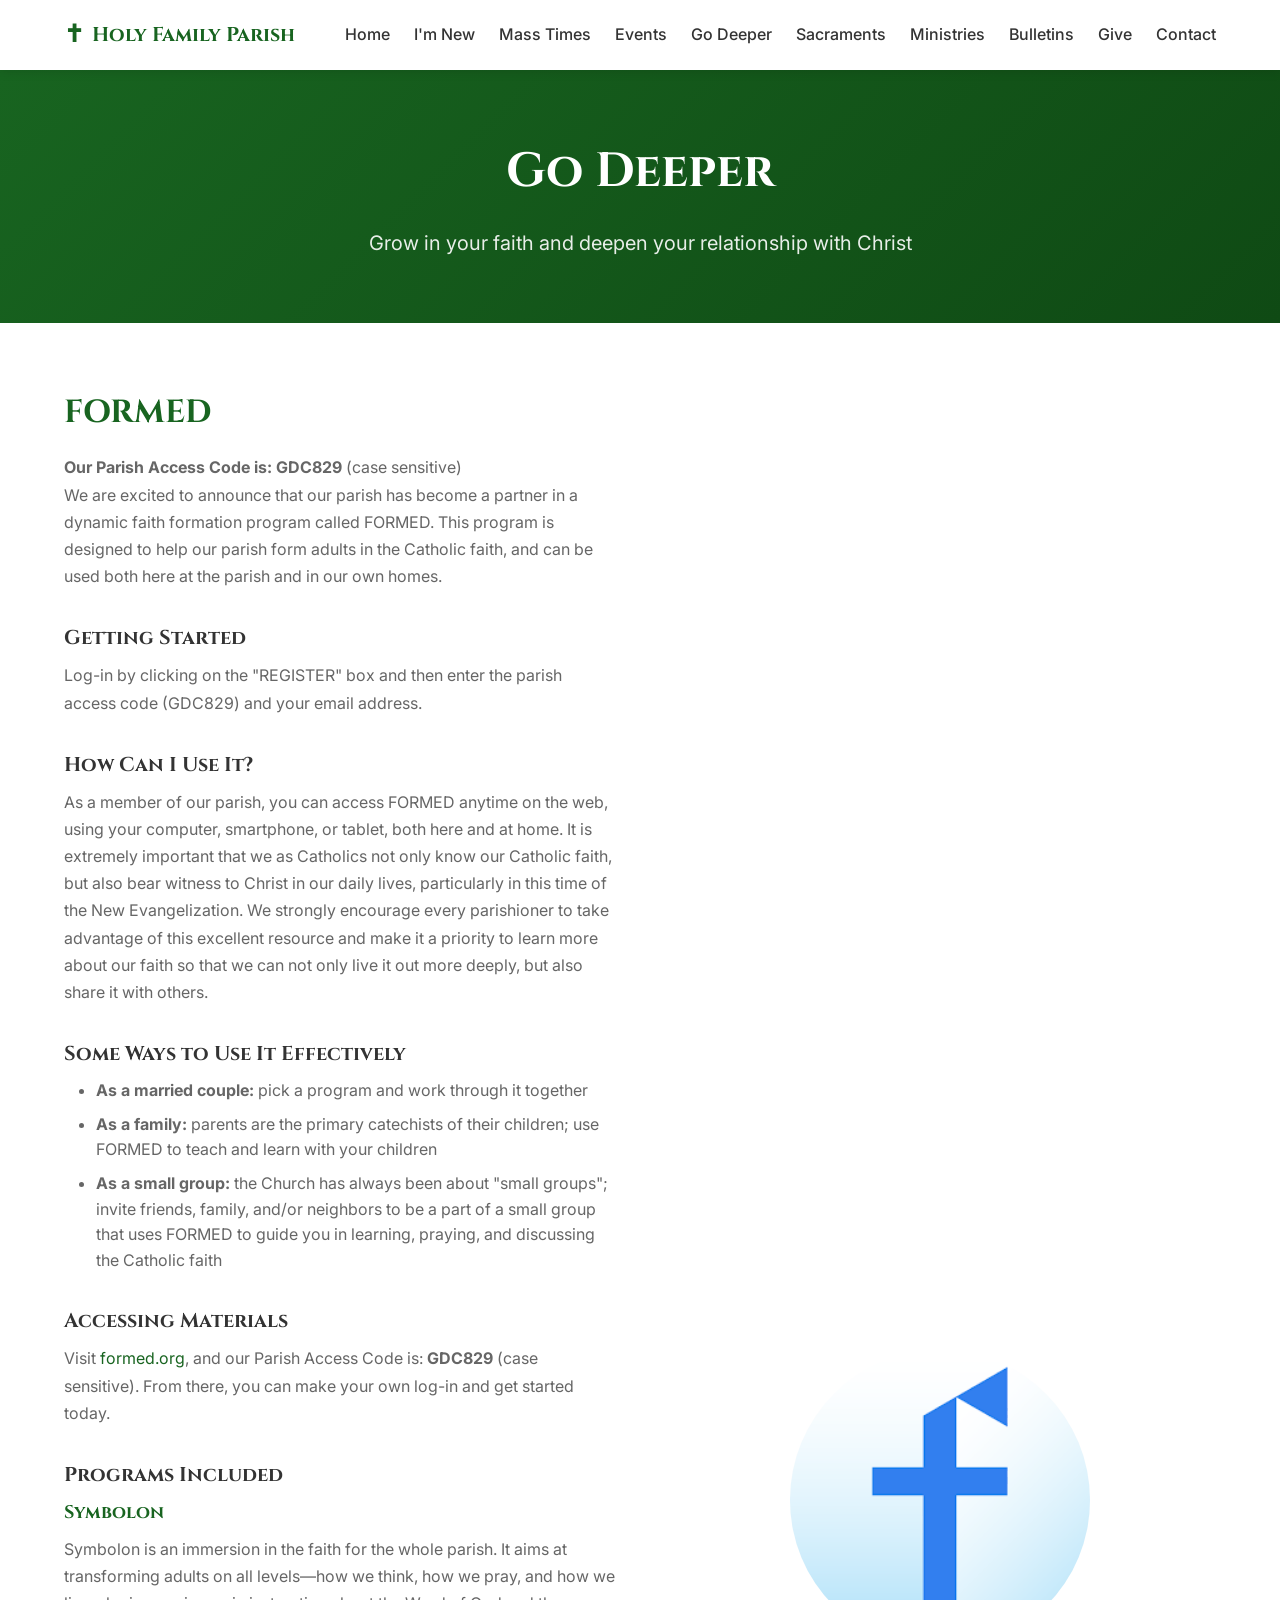
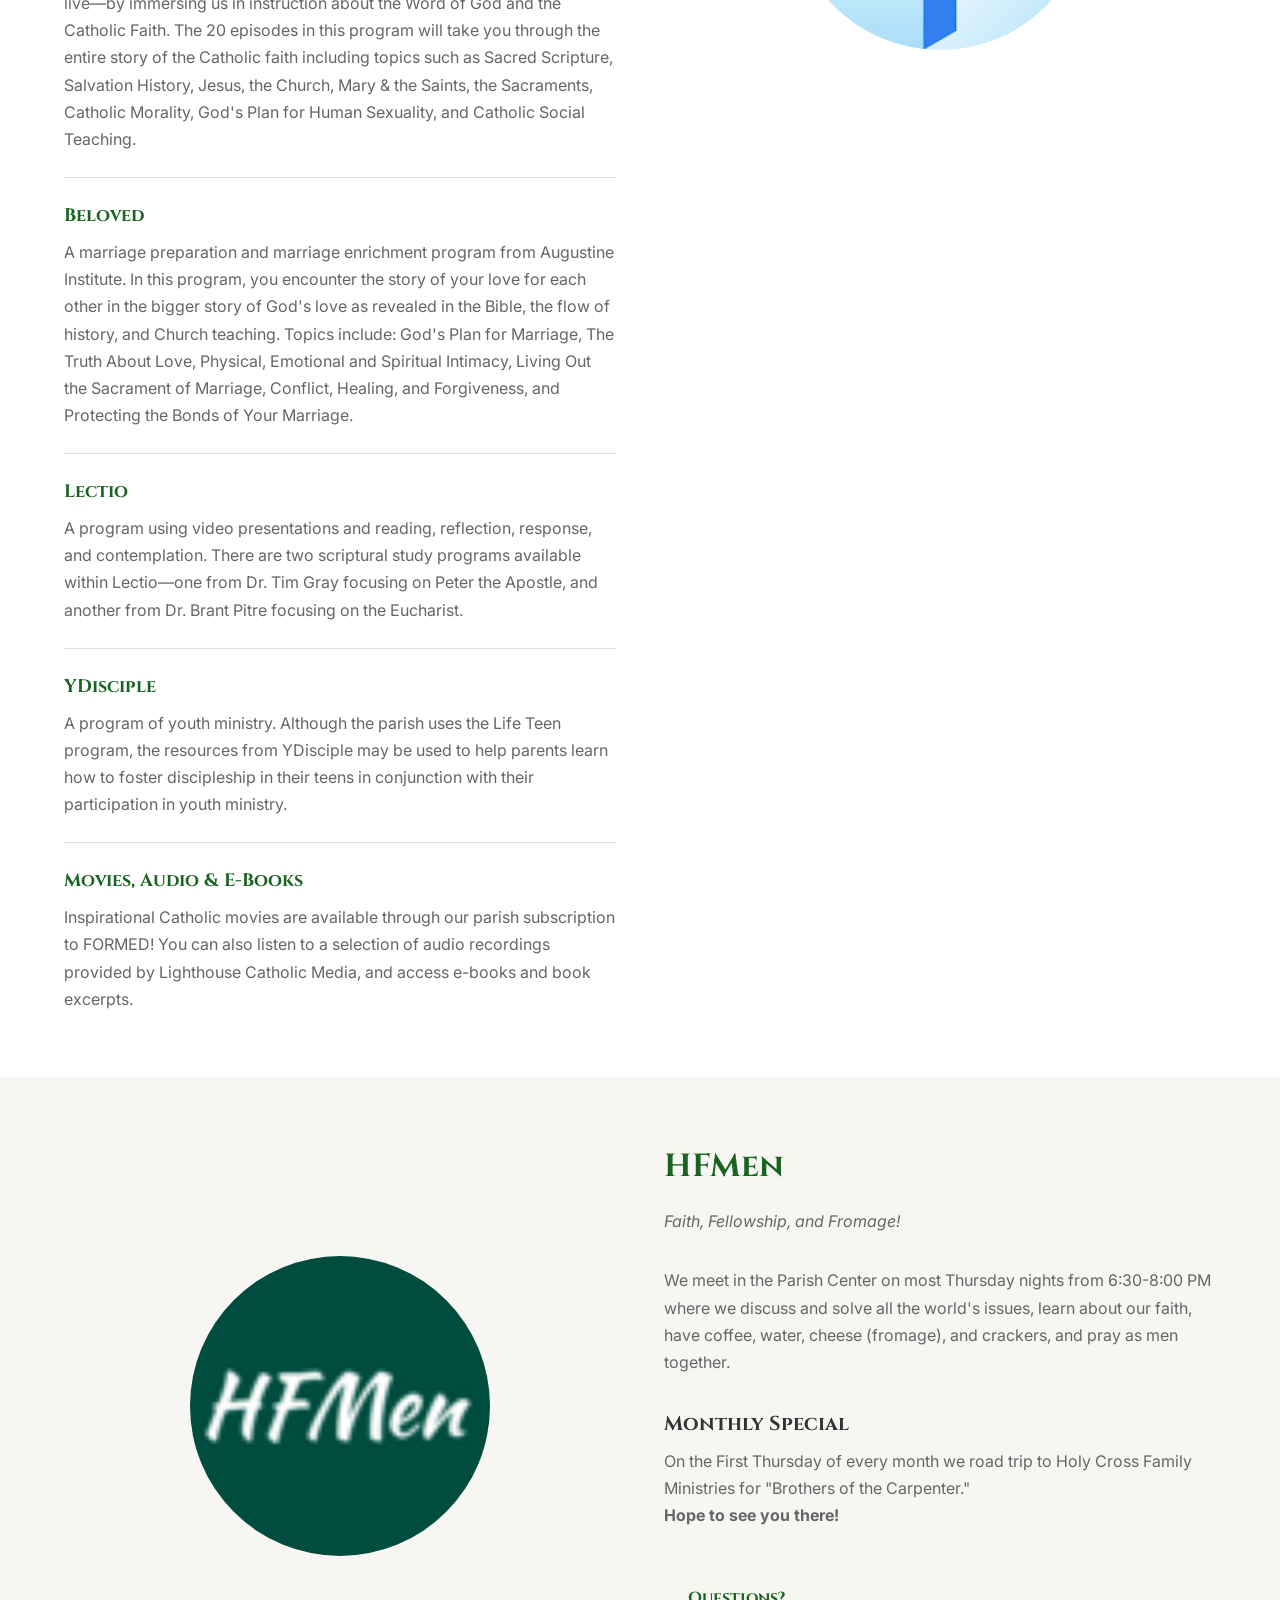
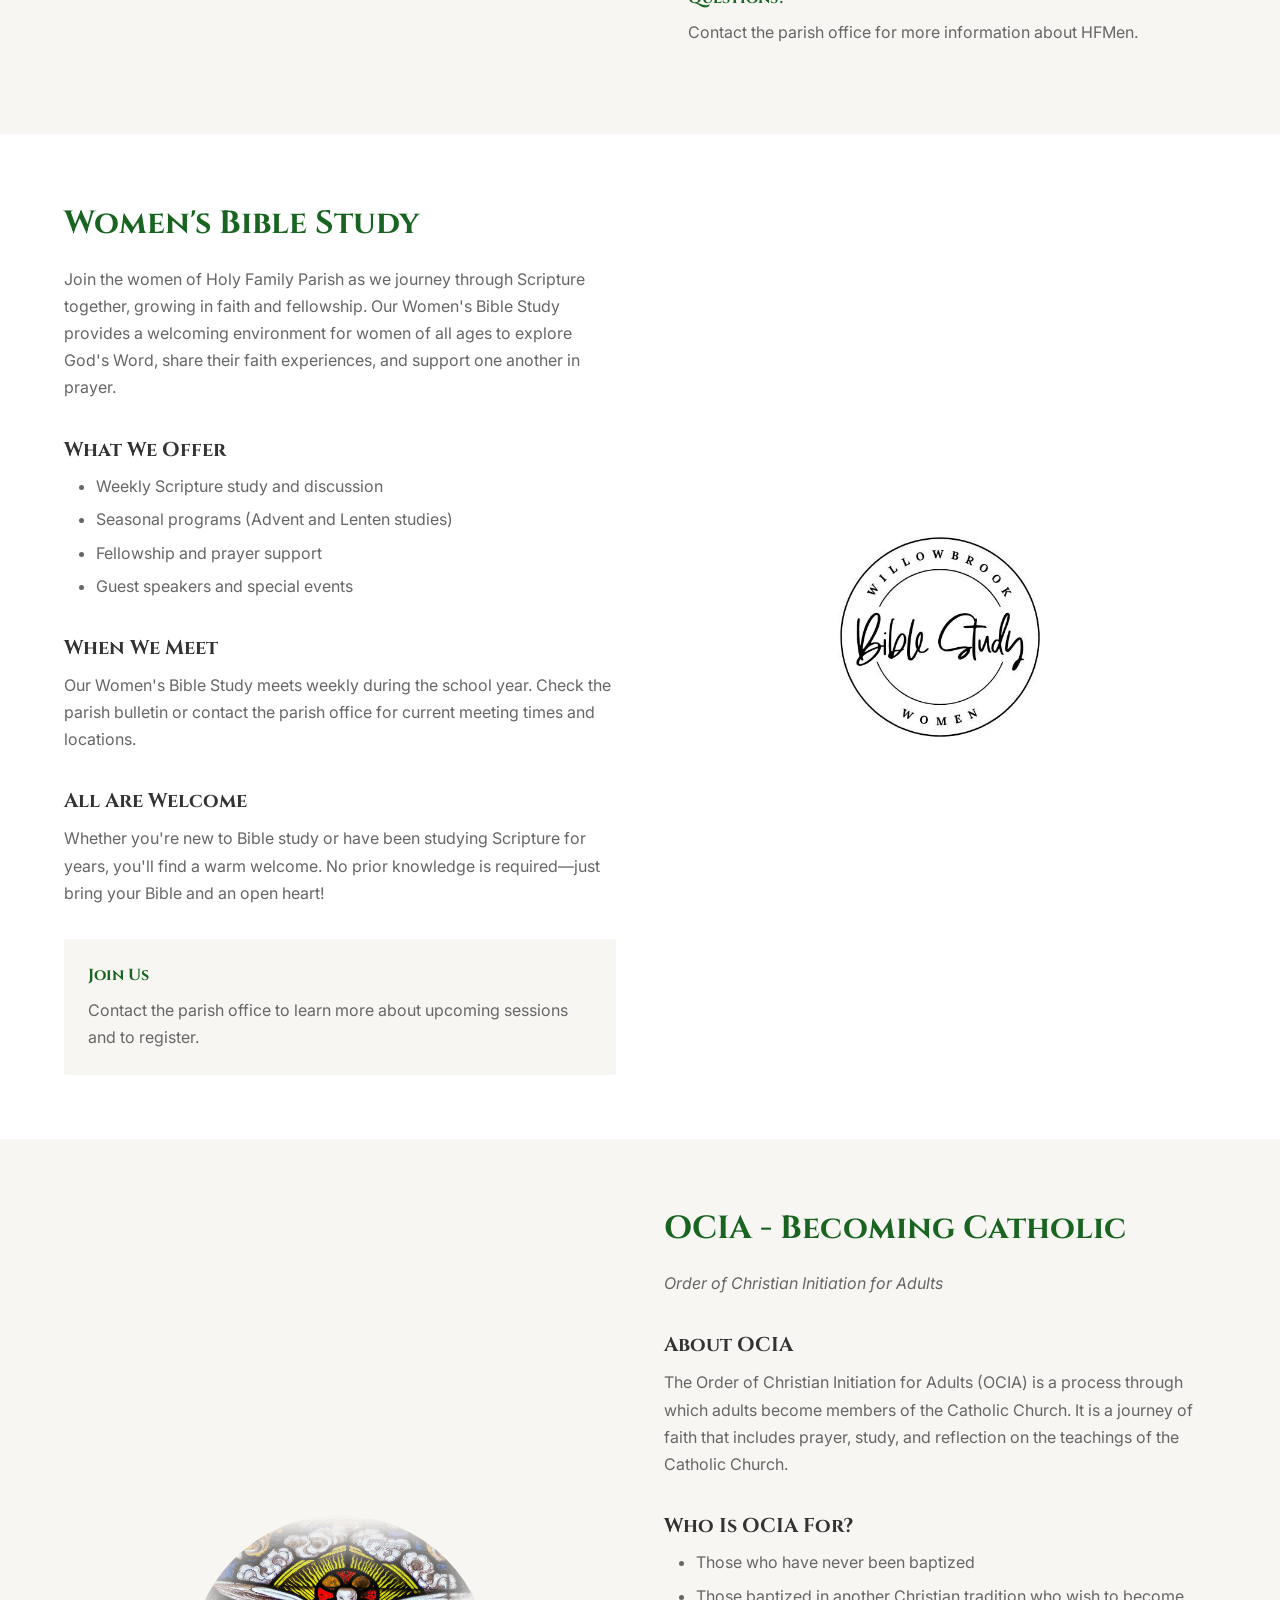
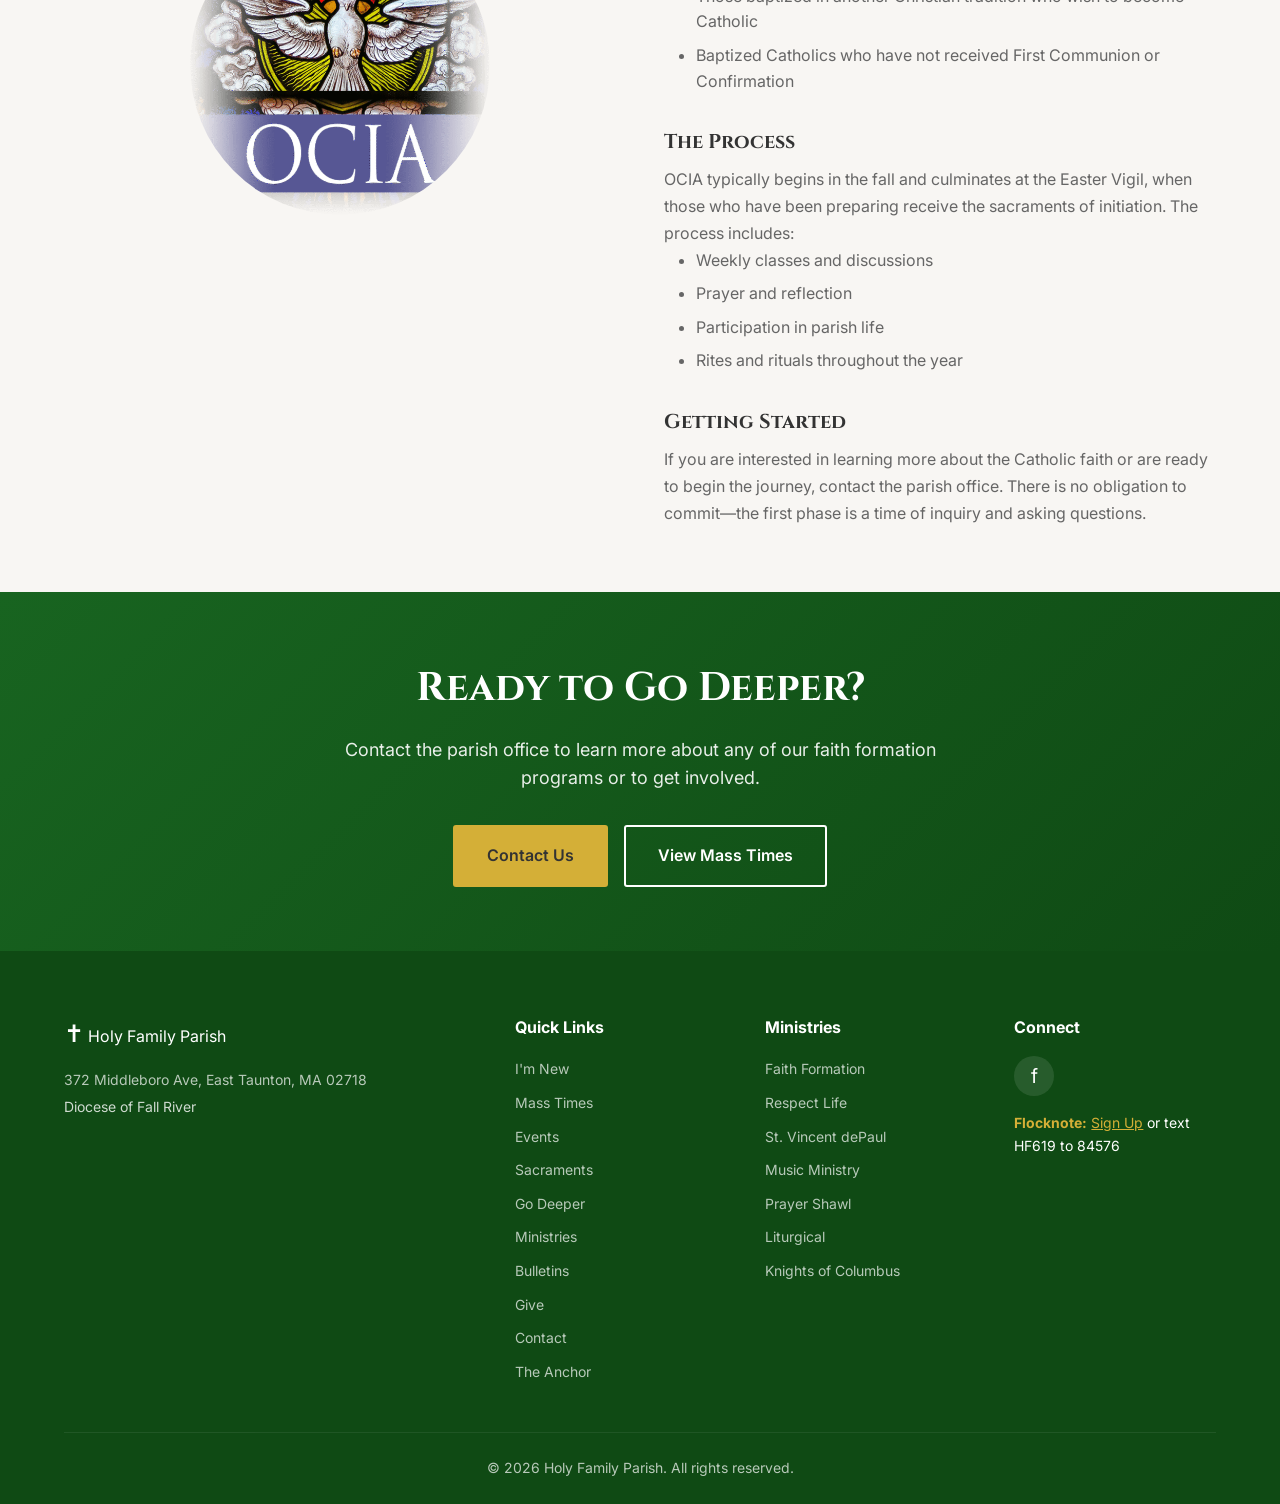
<file: pages/go-deeper.html>
<!DOCTYPE html>
<html lang="en">
<head>
    <meta charset="UTF-8">
    <meta name="viewport" content="width=device-width, initial-scale=1.0">
    <title>Go Deeper - Holy Family Parish</title>
    <link rel="stylesheet" href="../styles.css">
    <link rel="preconnect" href="https://fonts.googleapis.com">
    <link rel="preconnect" href="https://fonts.gstatic.com" crossorigin>
    <link href="https://fonts.googleapis.com/css2?family=Inter:wght@400;500;600;700&family=Cinzel:wght@400;500;600;700&family=Playfair+Display:wght@600;700&display=swap" rel="stylesheet">
</head>
<body>
    <!-- Navigation -->
    <header class="header">
        <nav class="nav container">
            <a href="../index.html" class="logo">
                <span class="logo-icon">&#10013;</span>
                <span class="logo-text">Holy Family Parish</span>
            </a>
            <button class="mobile-menu-btn" aria-label="Toggle menu">
                <span></span>
                <span></span>
                <span></span>
            </button>
            <ul class="nav-links">
                <li><a href="../index.html">Home</a></li>
                <li class="has-dropdown">
                    <a href="im-new.html">I'm New</a>
                    <ul class="dropdown">
                        <li><a href="im-new.html#welcome">Welcome</a></li>
                        <li><a href="im-new.html#faith-journey">Faith Journey</a></li>
                        <li><a href="im-new.html#join-parish">Join Our Parish</a></li>
                    </ul>
                </li>
                <li><a href="../index.html#mass-times">Mass Times</a></li>
                <li><a href="../index.html#events">Events</a></li>
                <li class="has-dropdown">
                    <a href="go-deeper.html">Go Deeper</a>
                    <ul class="dropdown">
                        <li><a href="go-deeper.html#formed">FORMED</a></li>
                        <li><a href="go-deeper.html#hfmen">HFMen</a></li>
                        <li><a href="go-deeper.html#womens-bible-study">Women's Bible Study</a></li>
                        <li><a href="go-deeper.html#ocia">OCIA</a></li>
                    </ul>
                </li>
                <li class="has-dropdown">
                    <a href="sacraments.html">Sacraments</a>
                    <ul class="dropdown">
                        <li><a href="sacraments.html#baptism">Baptism</a></li>
                        <li><a href="sacraments.html#first-communion">First Communion</a></li>
                        <li><a href="sacraments.html#confirmation">Confirmation</a></li>
                        <li><a href="sacraments.html#matrimony">Matrimony</a></li>
                        <li><a href="sacraments.html#anointing">Anointing of the Sick</a></li>
                        <li><a href="sacraments.html#godparents-sponsors">Godparents & Sponsors</a></li>
                    </ul>
                </li>
                <li class="has-dropdown">
                    <a href="ministries.html">Ministries</a>
                    <ul class="dropdown">
                        <li><a href="ministries.html#faith-formation">Faith Formation</a></li>
                        <li><a href="ministries.html#respect-life">Respect Life</a></li>
                        <li><a href="ministries.html#st-vincent-depaul">St. Vincent dePaul</a></li>
                        <li><a href="ministries.html#music-ministry">Music Ministry</a></li>
                        <li><a href="ministries.html#prayer-shawl">Prayer Shawl</a></li>
                        <li><a href="ministries.html#liturgical">Liturgical</a></li>
                        <li><a href="ministries.html#knights-of-columbus">Knights of Columbus</a></li>
                    </ul>
                </li>
                <li><a href="bulletins.html">Bulletins</a></li>
                <li><a href="../index.html#give">Give</a></li>
                <li><a href="../index.html#contact">Contact</a></li>
            </ul>
        </nav>
    </header>

    <!-- Page Header -->
    <section class="page-header">
        <div class="container">
            <h1>Go Deeper</h1>
            <p>Grow in your faith and deepen your relationship with Christ</p>
        </div>
    </section>

    <!-- FORMED -->
    <section id="formed" class="section">
        <div class="container">
            <div class="section-grid">
                <div class="section-content">
                    <h2>FORMED</h2>
                    <p><strong>Our Parish Access Code is: GDC829</strong> (case sensitive)</p>

                    <p>We are excited to announce that our parish has become a partner in a dynamic faith formation program called FORMED. This program is designed to help our parish form adults in the Catholic faith, and can be used both here at the parish and in our own homes.</p>

                    <h3>Getting Started</h3>
                    <p>Log-in by clicking on the "REGISTER" box and then enter the parish access code (GDC829) and your email address.</p>

                    <h3>How Can I Use It?</h3>
                    <p>As a member of our parish, you can access FORMED anytime on the web, using your computer, smartphone, or tablet, both here and at home. It is extremely important that we as Catholics not only know our Catholic faith, but also bear witness to Christ in our daily lives, particularly in this time of the New Evangelization. We strongly encourage every parishioner to take advantage of this excellent resource and make it a priority to learn more about our faith so that we can not only live it out more deeply, but also share it with others.</p>

                    <h3>Some Ways to Use It Effectively</h3>
                    <ul class="section-list">
                        <li><strong>As a married couple:</strong> pick a program and work through it together</li>
                        <li><strong>As a family:</strong> parents are the primary catechists of their children; use FORMED to teach and learn with your children</li>
                        <li><strong>As a small group:</strong> the Church has always been about "small groups"; invite friends, family, and/or neighbors to be a part of a small group that uses FORMED to guide you in learning, praying, and discussing the Catholic faith</li>
                    </ul>

                    <h3>Accessing Materials</h3>
                    <p>Visit <a href="https://formed.org" target="_blank" rel="noopener">formed.org</a>, and our Parish Access Code is: <strong>GDC829</strong> (case sensitive). From there, you can make your own log-in and get started today.</p>

                    <h3>Programs Included</h3>

                    <div class="program-item">
                        <h4>Symbolon</h4>
                        <p>Symbolon is an immersion in the faith for the whole parish. It aims at transforming adults on all levels—how we think, how we pray, and how we live—by immersing us in instruction about the Word of God and the Catholic Faith. The 20 episodes in this program will take you through the entire story of the Catholic faith including topics such as Sacred Scripture, Salvation History, Jesus, the Church, Mary & the Saints, the Sacraments, Catholic Morality, God's Plan for Human Sexuality, and Catholic Social Teaching.</p>
                    </div>

                    <div class="program-item">
                        <h4>Beloved</h4>
                        <p>A marriage preparation and marriage enrichment program from Augustine Institute. In this program, you encounter the story of your love for each other in the bigger story of God's love as revealed in the Bible, the flow of history, and Church teaching. Topics include: God's Plan for Marriage, The Truth About Love, Physical, Emotional and Spiritual Intimacy, Living Out the Sacrament of Marriage, Conflict, Healing, and Forgiveness, and Protecting the Bonds of Your Marriage.</p>
                    </div>

                    <div class="program-item">
                        <h4>Lectio</h4>
                        <p>A program using video presentations and reading, reflection, response, and contemplation. There are two scriptural study programs available within Lectio—one from Dr. Tim Gray focusing on Peter the Apostle, and another from Dr. Brant Pitre focusing on the Eucharist.</p>
                    </div>

                    <div class="program-item">
                        <h4>YDisciple</h4>
                        <p>A program of youth ministry. Although the parish uses the Life Teen program, the resources from YDisciple may be used to help parents learn how to foster discipleship in their teens in conjunction with their participation in youth ministry.</p>
                    </div>

                    <div class="program-item">
                        <h4>Movies, Audio & E-Books</h4>
                        <p>Inspirational Catholic movies are available through our parish subscription to FORMED! You can also listen to a selection of audio recordings provided by Lighthouse Catholic Media, and access e-books and book excerpts.</p>
                    </div>
                </div>
                <div class="section-media">
                    <img src="../images/formed.jpg" alt="FORMED Catholic faith formation platform">
                </div>
            </div>
        </div>
    </section>

    <!-- HFMen -->
    <section id="hfmen" class="section section-alt">
        <div class="container">
            <div class="section-grid reverse">
                <div class="section-content">
                    <h2>HFMen</h2>
                    <p class="sacrament-subtitle">Faith, Fellowship, and Fromage!</p>

                    <p>We meet in the Parish Center on most Thursday nights from 6:30-8:00 PM where we discuss and solve all the world's issues, learn about our faith, have coffee, water, cheese (fromage), and crackers, and pray as men together.</p>

                    <h3>Monthly Special</h3>
                    <p>On the First Thursday of every month we road trip to Holy Cross Family Ministries for "Brothers of the Carpenter."</p>

                    <p><strong>Hope to see you there!</strong></p>

                    <div class="contact-box">
                        <h4>Questions?</h4>
                        <p>Contact the parish office for more information about HFMen.</p>
                    </div>
                </div>
                <div class="section-media">
                    <img src="../images/HFMen-1.png" alt="HFMen fellowship group">
                </div>
            </div>
        </div>
    </section>

    <!-- Women's Bible Study -->
    <section id="womens-bible-study" class="section">
        <div class="container">
            <div class="section-grid">
                <div class="section-content">
                    <h2>Women's Bible Study</h2>

                    <p>Join the women of Holy Family Parish as we journey through Scripture together, growing in faith and fellowship. Our Women's Bible Study provides a welcoming environment for women of all ages to explore God's Word, share their faith experiences, and support one another in prayer.</p>

                    <h3>What We Offer</h3>
                    <ul class="section-list">
                        <li>Weekly Scripture study and discussion</li>
                        <li>Seasonal programs (Advent and Lenten studies)</li>
                        <li>Fellowship and prayer support</li>
                        <li>Guest speakers and special events</li>
                    </ul>

                    <h3>When We Meet</h3>
                    <p>Our Women's Bible Study meets weekly during the school year. Check the parish bulletin or contact the parish office for current meeting times and locations.</p>

                    <h3>All Are Welcome</h3>
                    <p>Whether you're new to Bible study or have been studying Scripture for years, you'll find a warm welcome. No prior knowledge is required—just bring your Bible and an open heart!</p>

                    <div class="contact-box">
                        <h4>Join Us</h4>
                        <p>Contact the parish office to learn more about upcoming sessions and to register.</p>
                    </div>
                </div>
                <div class="section-media">
                    <img src="../images/womens_bible_study.jpg" alt="Women's Bible Study group">
                </div>
            </div>
        </div>
    </section>

    <!-- OCIA -->
    <section id="ocia" class="section section-alt">
        <div class="container">
            <div class="section-grid reverse">
                <div class="section-content">
                    <h2>OCIA - Becoming Catholic</h2>
                    <p class="sacrament-subtitle">Order of Christian Initiation for Adults</p>

                    <h3>About OCIA</h3>
                    <p>The Order of Christian Initiation for Adults (OCIA) is a process through which adults become members of the Catholic Church. It is a journey of faith that includes prayer, study, and reflection on the teachings of the Catholic Church.</p>

                    <h3>Who Is OCIA For?</h3>
                    <ul class="section-list">
                        <li>Those who have never been baptized</li>
                        <li>Those baptized in another Christian tradition who wish to become Catholic</li>
                        <li>Baptized Catholics who have not received First Communion or Confirmation</li>
                    </ul>

                    <h3>The Process</h3>
                    <p>OCIA typically begins in the fall and culminates at the Easter Vigil, when those who have been preparing receive the sacraments of initiation. The process includes:</p>
                    <ul class="section-list">
                        <li>Weekly classes and discussions</li>
                        <li>Prayer and reflection</li>
                        <li>Participation in parish life</li>
                        <li>Rites and rituals throughout the year</li>
                    </ul>

                    <h3>Getting Started</h3>
                    <p>If you are interested in learning more about the Catholic faith or are ready to begin the journey, contact the parish office. There is no obligation to commit—the first phase is a time of inquiry and asking questions.</p>
                </div>
                <div class="section-media">
                    <img src="../images/OCIA-01-600x586.png" alt="OCIA - Order of Christian Initiation for Adults">
                </div>
            </div>
        </div>
    </section>

    <!-- Call to Action -->
    <section class="cta section">
        <div class="container">
            <h2>Ready to Go Deeper?</h2>
            <p>Contact the parish office to learn more about any of our faith formation programs or to get involved.</p>
            <div class="cta-buttons">
                <a href="../index.html#contact" class="btn btn-primary">Contact Us</a>
                <a href="../index.html#mass-times" class="btn btn-secondary">View Mass Times</a>
            </div>
        </div>
    </section>

    <!-- Footer -->
    <footer class="footer">
    <div class="container">
        <div class="footer-grid">
            <div class="footer-brand">
                <span class="logo-icon">&#10013;</span>
                <span class="logo-text">Holy Family Parish</span>
                <p>372 Middleboro Ave, East Taunton, MA 02718</p>
                <p class="diocese">Diocese of Fall River</p>
            </div>
            <div class="footer-links">
                <h4>Quick Links</h4>
                <ul>
                    <li><a href="im-new.html">I'm New</a></li>
                    <li><a href="../index.html#mass-times">Mass Times</a></li>
                    <li><a href="../index.html#events">Events</a></li>
                    <li><a href="sacraments.html">Sacraments</a></li>
                    <li><a href="go-deeper.html">Go Deeper</a></li>
                    <li><a href="ministries.html">Ministries</a></li>
                    <li><a href="bulletins.html">Bulletins</a></li>
                    <li><a href="../index.html#give">Give</a></li>
                    <li><a href="../index.html#contact">Contact</a></li>
                    <li><a href="https://anchornews.org/" target="_blank" rel="noopener">The Anchor</a></li>
                </ul>
            </div>
            <div class="footer-links">
                <h4>Ministries</h4>
                <ul>
                    <li><a href="ministries.html#faith-formation">Faith Formation</a></li>
                    <li><a href="ministries.html#respect-life">Respect Life</a></li>
                    <li><a href="ministries.html#st-vincent-depaul">St. Vincent dePaul</a></li>
                    <li><a href="ministries.html#music-ministry">Music Ministry</a></li>
                    <li><a href="ministries.html#prayer-shawl">Prayer Shawl</a></li>
                    <li><a href="ministries.html#liturgical">Liturgical</a></li>
                    <li><a href="ministries.html#knights-of-columbus">Knights of Columbus</a></li>
                </ul>
            </div>
            <div class="footer-social">
                <h4>Connect</h4>
                <div class="social-links">
                    <a href="https://www.facebook.com/groups/453300811357774" aria-label="Facebook" target="_blank">&#102;</a>
                </div>
                <div class="flocknote">
                    <p><strong>Flocknote:</strong> <a href="https://holyfamilychurch22.flocknote.com/dashboard" target="_blank" rel="noopener">Sign Up</a> or text HF619 to 84576</p>
                </div>
            </div>
        </div>
        <div class="footer-bottom">
            <p>&copy; 2026 Holy Family Parish. All rights reserved.</p>
        </div>
    </div>
</footer>

    <script src="../script.js"></script>
</body>
</html>
</file>
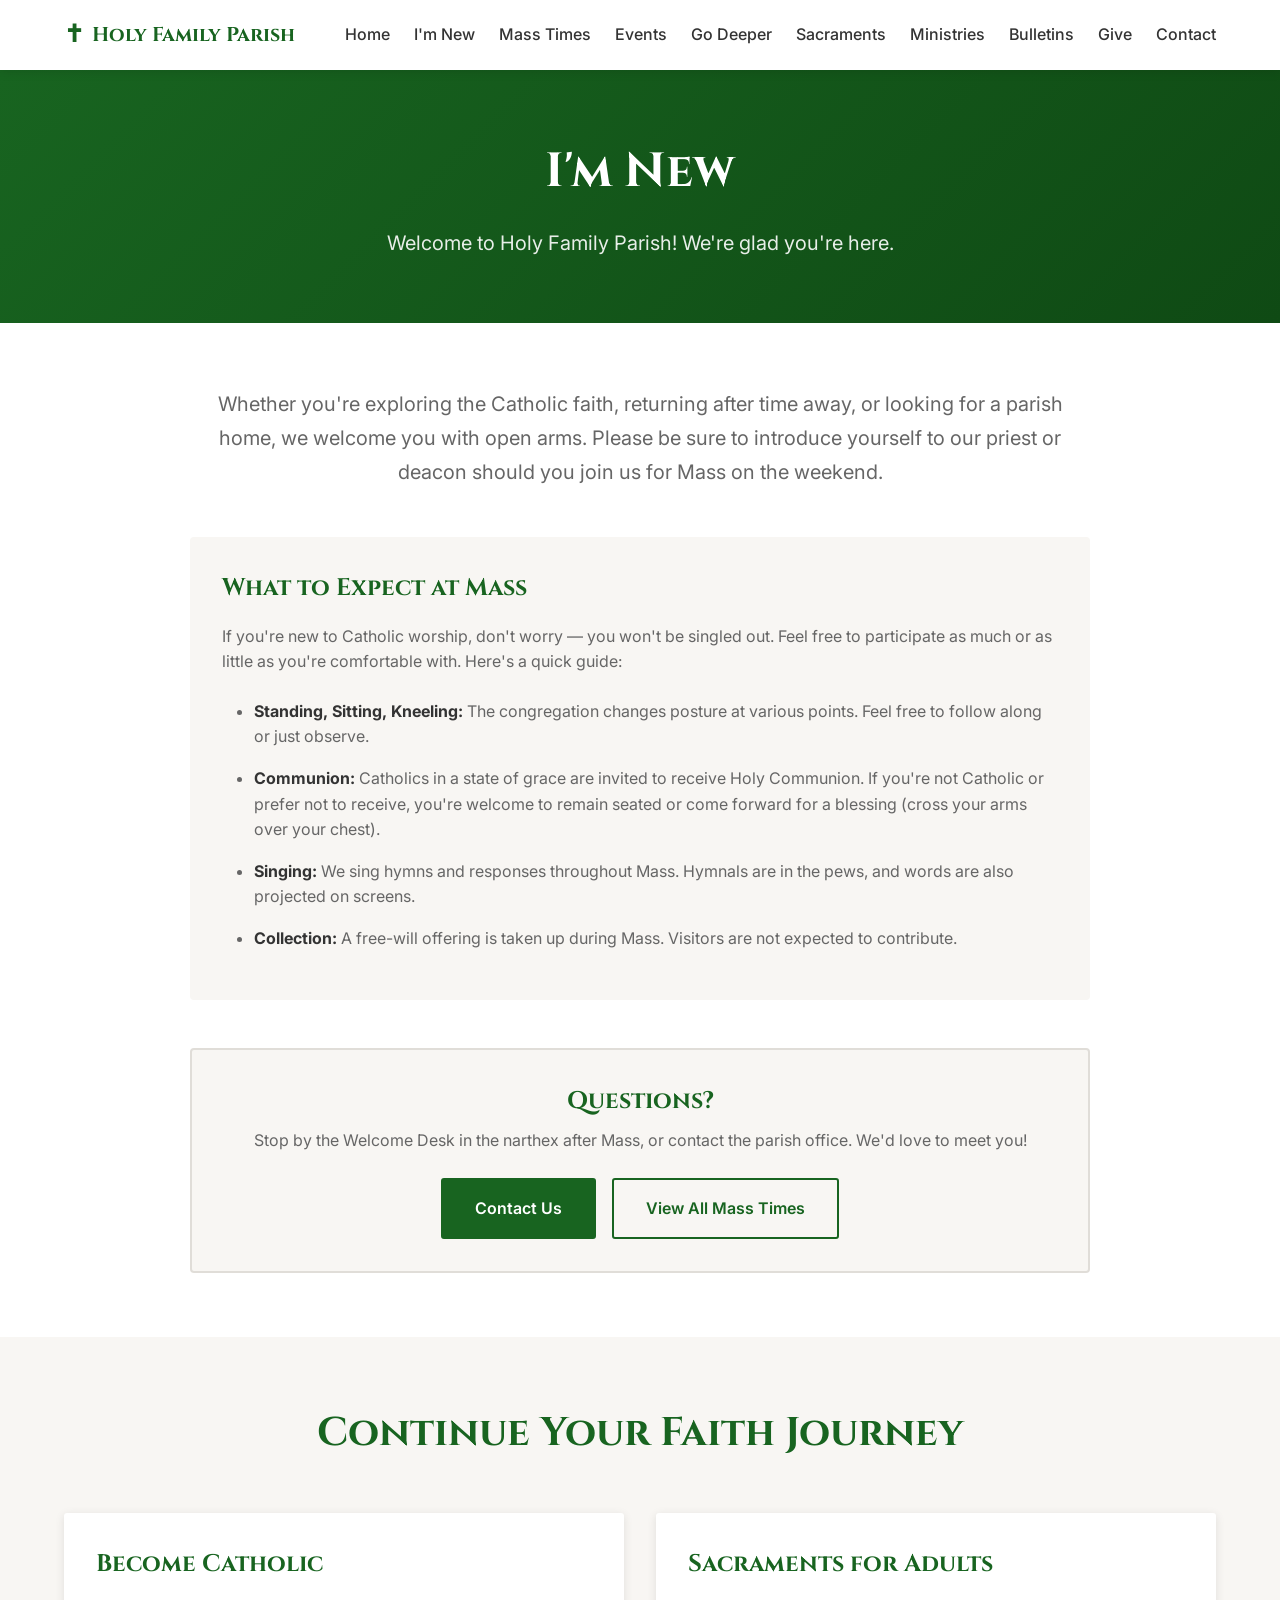
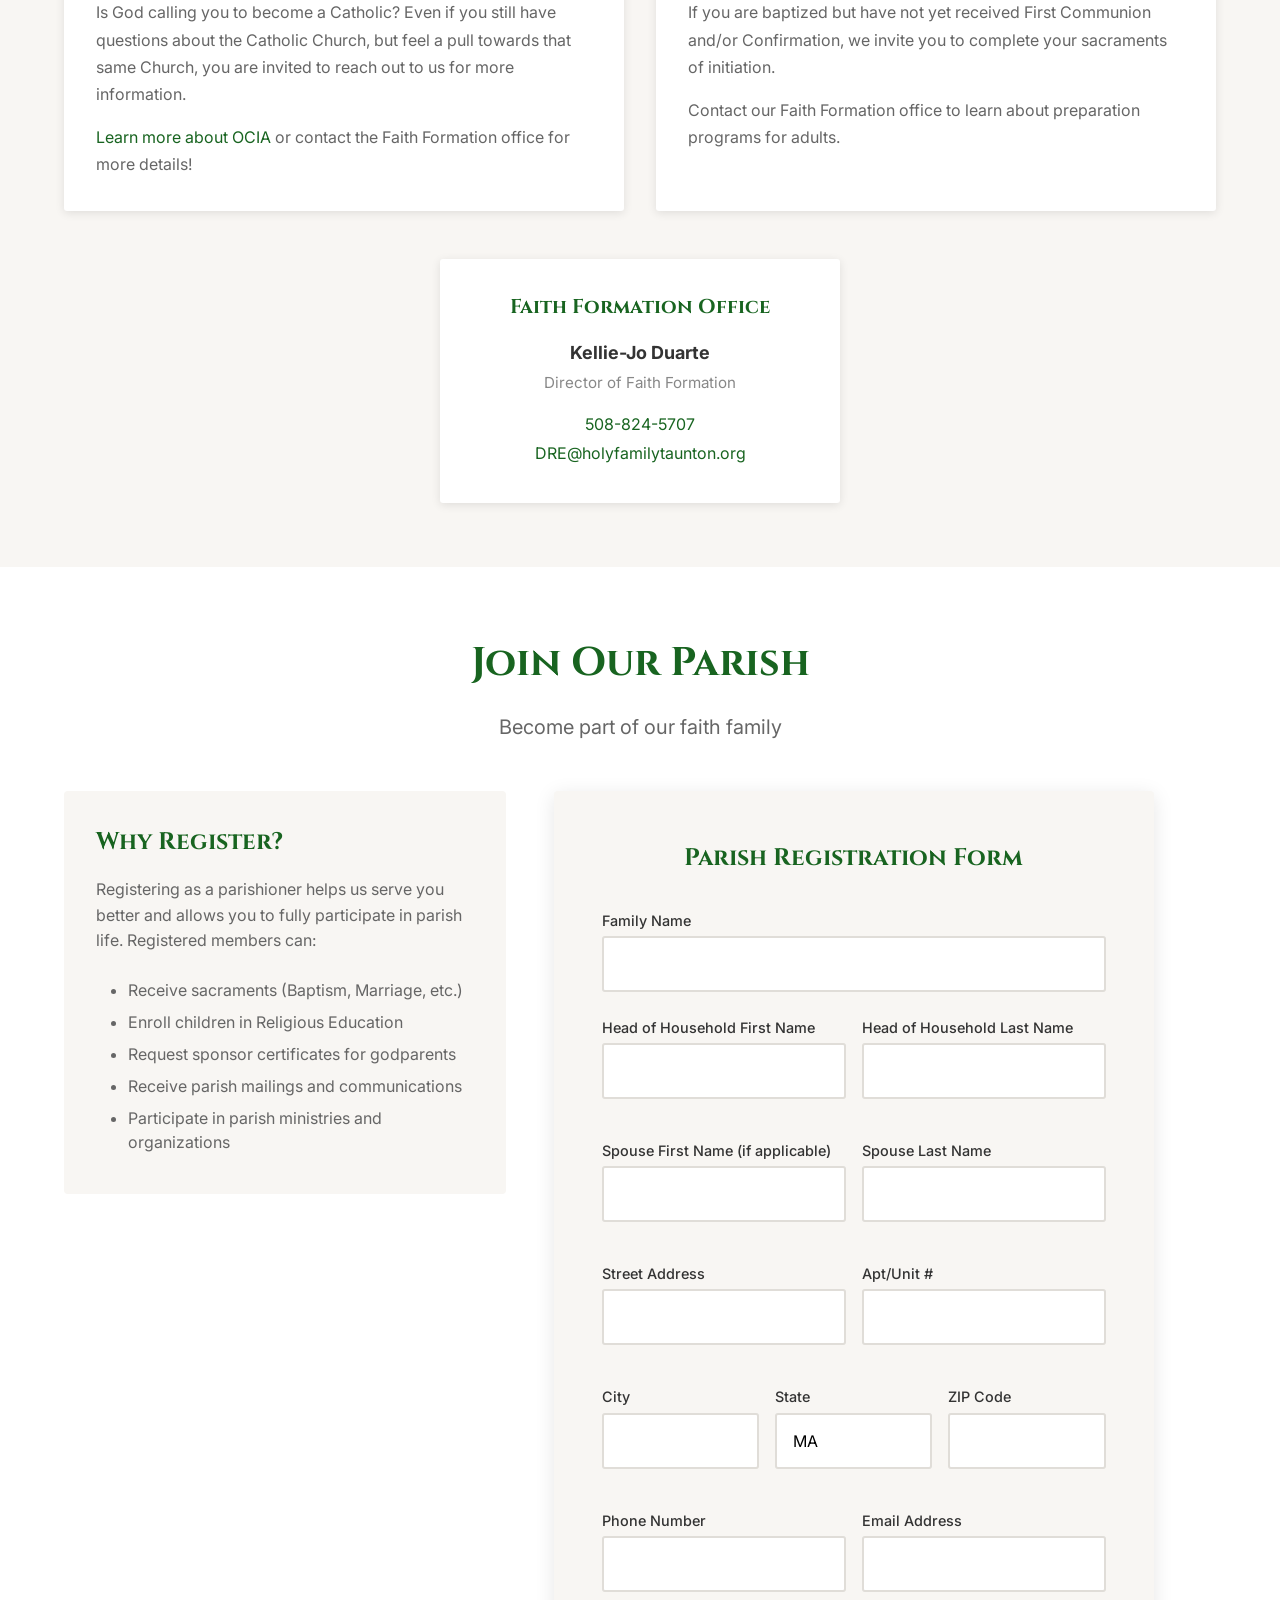
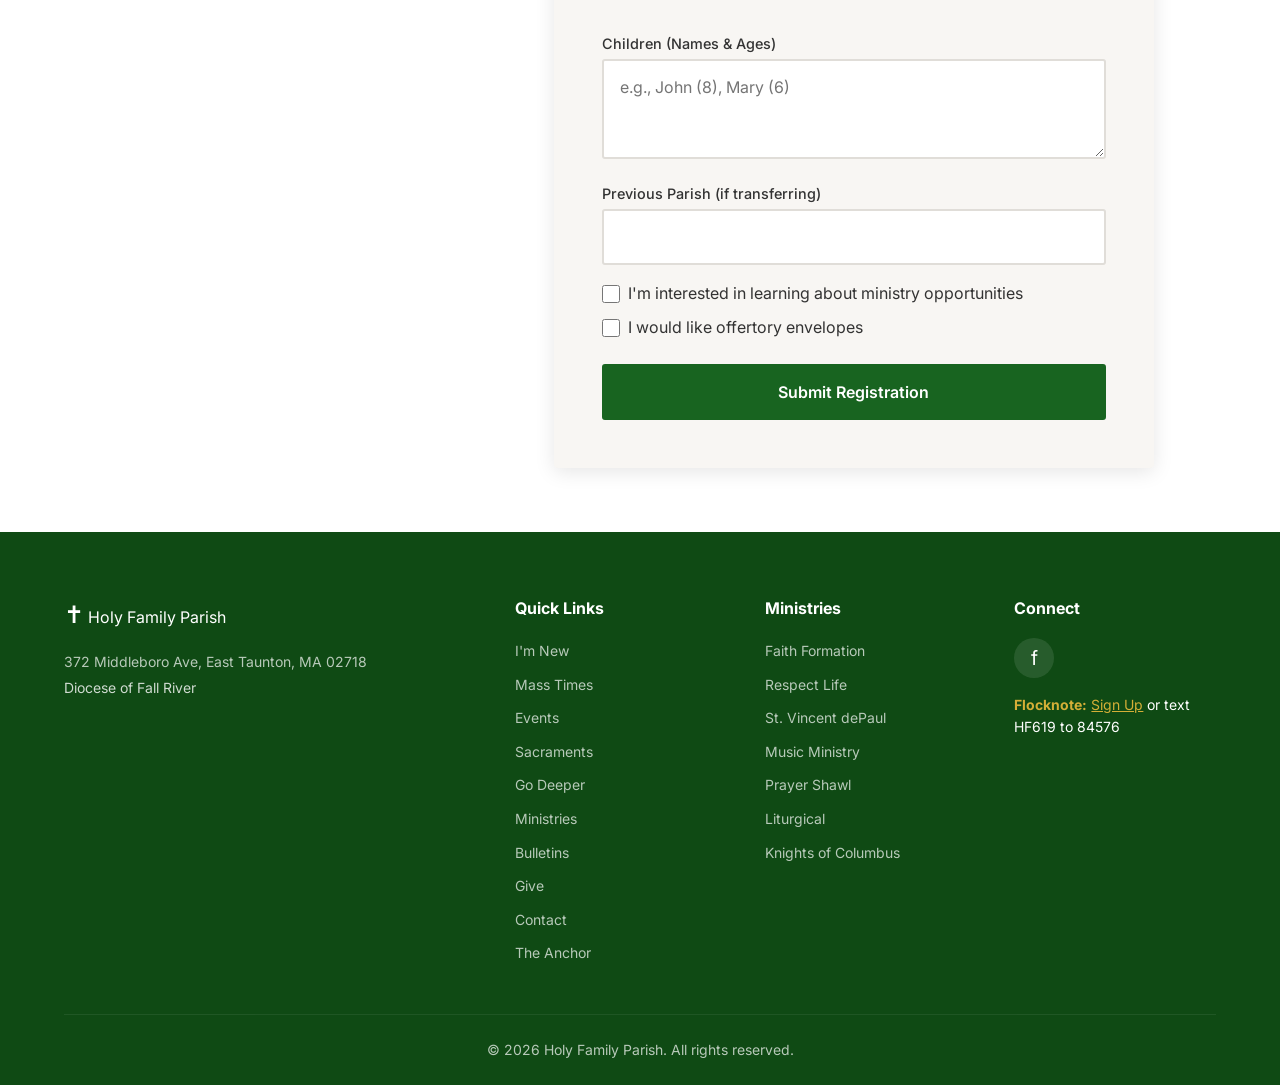
<file: pages/im-new.html>
<!DOCTYPE html>
<html lang="en">
<head>
    <meta charset="UTF-8">
    <meta name="viewport" content="width=device-width, initial-scale=1.0">
    <title>I'm New - Holy Family Parish</title>
    <link rel="stylesheet" href="../styles.css">
    <link rel="preconnect" href="https://fonts.googleapis.com">
    <link rel="preconnect" href="https://fonts.gstatic.com" crossorigin>
    <link href="https://fonts.googleapis.com/css2?family=Inter:wght@400;500;600;700&family=Cinzel&family=Playfair+Display:wght@600;700&display=swap" rel="stylesheet">
</head>
<body>
    <!-- Navigation -->
    <header class="header">
        <nav class="nav container">
            <a href="../index.html" class="logo">
                <span class="logo-icon">&#10013;</span>
                <span class="logo-text">Holy Family Parish</span>
            </a>
            <button class="mobile-menu-btn" aria-label="Toggle menu">
                <span></span>
                <span></span>
                <span></span>
            </button>
            <ul class="nav-links">
                <li><a href="../index.html">Home</a></li>
                <li class="has-dropdown">
                    <a href="im-new.html">I'm New</a>
                    <ul class="dropdown">
                        <li><a href="im-new.html#welcome">Welcome</a></li>
                        <li><a href="im-new.html#faith-journey">Faith Journey</a></li>
                        <li><a href="im-new.html#join-parish">Join Our Parish</a></li>
                    </ul>
                </li>
                <li><a href="../index.html#mass-times">Mass Times</a></li>
                <li><a href="../index.html#events">Events</a></li>
                <li class="has-dropdown">
                    <a href="go-deeper.html">Go Deeper</a>
                    <ul class="dropdown">
                        <li><a href="go-deeper.html#formed">FORMED</a></li>
                        <li><a href="go-deeper.html#hfmen">HFMen</a></li>
                        <li><a href="go-deeper.html#womens-bible-study">Women's Bible Study</a></li>
                        <li><a href="go-deeper.html#ocia">OCIA</a></li>
                    </ul>
                </li>
                <li class="has-dropdown">
                    <a href="sacraments.html">Sacraments</a>
                    <ul class="dropdown">
                        <li><a href="sacraments.html#baptism">Baptism</a></li>
                        <li><a href="sacraments.html#first-communion">First Communion</a></li>
                        <li><a href="sacraments.html#confirmation">Confirmation</a></li>
                        <li><a href="sacraments.html#matrimony">Matrimony</a></li>
                        <li><a href="sacraments.html#anointing">Anointing of the Sick</a></li>
                        <li><a href="sacraments.html#godparents-sponsors">Godparents & Sponsors</a></li>
                    </ul>
                </li>
                <li class="has-dropdown">
                    <a href="ministries.html">Ministries</a>
                    <ul class="dropdown">
                        <li><a href="ministries.html#faith-formation">Faith Formation</a></li>
                        <li><a href="ministries.html#respect-life">Respect Life</a></li>
                        <li><a href="ministries.html#st-vincent-depaul">St. Vincent dePaul</a></li>
                        <li><a href="ministries.html#music-ministry">Music Ministry</a></li>
                        <li><a href="ministries.html#prayer-shawl">Prayer Shawl</a></li>
                        <li><a href="ministries.html#liturgical">Liturgical</a></li>
                        <li><a href="ministries.html#knights-of-columbus">Knights of Columbus</a></li>
                    </ul>
                </li>
                <li><a href="bulletins.html">Bulletins</a></li>
                <li><a href="../index.html#give">Give</a></li>
                <li><a href="../index.html#contact">Contact</a></li>
            </ul>
        </nav>
    </header>

    <!-- Page Header -->
    <section class="page-header">
        <div class="container">
            <h1>I'm New</h1>
            <p>Welcome to Holy Family Parish! We're glad you're here.</p>
        </div>
    </section>

    <!-- Welcome Section -->
    <section id="welcome" class="section">
        <div class="container">
            <div class="welcome-content">
                <p class="welcome-intro">Whether you're exploring the Catholic faith, returning after time away, or looking for a parish home, we welcome you with open arms. Please be sure to introduce yourself to our priest or deacon should you join us for Mass on the weekend.</p>

                <div class="what-to-expect">
                    <h3>What to Expect at Mass</h3>
                    <p>If you're new to Catholic worship, don't worry — you won't be singled out. Feel free to participate as much or as little as you're comfortable with. Here's a quick guide:</p>
                    <ul class="expect-list">
                        <li><strong>Standing, Sitting, Kneeling:</strong> The congregation changes posture at various points. Feel free to follow along or just observe.</li>
                        <li><strong>Communion:</strong> Catholics in a state of grace are invited to receive Holy Communion. If you're not Catholic or prefer not to receive, you're welcome to remain seated or come forward for a blessing (cross your arms over your chest).</li>
                        <li><strong>Singing:</strong> We sing hymns and responses throughout Mass. Hymnals are in the pews, and words are also projected on screens.</li>
                        <li><strong>Collection:</strong> A free-will offering is taken up during Mass. Visitors are not expected to contribute.</li>
                    </ul>
                </div>

                <div class="welcome-cta">
                    <h3>Questions?</h3>
                    <p>Stop by the Welcome Desk in the narthex after Mass, or contact the parish office. We'd love to meet you!</p>
                    <div class="welcome-cta-buttons">
                        <a href="../index.html#contact" class="btn btn-primary">Contact Us</a>
                        <a href="../index.html#mass-times" class="btn btn-secondary">View All Mass Times</a>
                    </div>
                </div>
            </div>
        </div>
    </section>

    <!-- Faith Journey Section -->
    <section id="faith-journey" class="section section-alt">
        <div class="container">
            <h2 class="section-title">Continue Your Faith Journey</h2>
            <div class="faith-journey-grid">
                <div class="faith-journey-card">
                    <h3>Become Catholic</h3>
                    <p>Is God calling you to become a Catholic? Even if you still have questions about the Catholic Church, but feel a pull towards that same Church, you are invited to reach out to us for more information.</p>
                    <p><a href="go-deeper.html#ocia">Learn more about OCIA</a> or contact the Faith Formation office for more details!</p>
                </div>
                <div class="faith-journey-card">
                    <h3>Sacraments for Adults</h3>
                    <p>If you are baptized but have not yet received First Communion and/or Confirmation, we invite you to complete your sacraments of initiation.</p>
                    <p>Contact our Faith Formation office to learn about preparation programs for adults.</p>
                </div>
            </div>
            <div class="faith-formation-contact">
                <h3>Faith Formation Office</h3>
                <p class="contact-name"><strong>Kellie-Jo Duarte</strong></p>
                <p class="contact-title">Director of Faith Formation</p>
                <p class="contact-phone"><a href="tel:508-824-5707">508-824-5707</a></p>
                <p class="contact-email"><a href="mailto:DRE@holyfamilytaunton.org">DRE@holyfamilytaunton.org</a></p>
            </div>
        </div>
    </section>

    <!-- Join Our Parish Section -->
    <section id="join-parish" class="section">
        <div class="container">
            <h2 class="section-title">Join Our Parish</h2>
            <p class="section-subtitle">Become part of our faith family</p>

            <div class="join-content">
                <div class="join-info">
                    <h3>Why Register?</h3>
                    <p>Registering as a parishioner helps us serve you better and allows you to fully participate in parish life. Registered members can:</p>
                    <ul class="join-benefits">
                        <li>Receive sacraments (Baptism, Marriage, etc.)</li>
                        <li>Enroll children in Religious Education</li>
                        <li>Request sponsor certificates for godparents</li>
                        <li>Receive parish mailings and communications</li>
                        <li>Participate in parish ministries and organizations</li>
                    </ul>
                </div>

                <div class="join-form-container">
                    <form class="join-form">
                        <h3>Parish Registration Form</h3>
                        <div class="form-row">
                            <div class="form-group">
                                <label for="family-name">Family Name</label>
                                <input type="text" id="family-name" name="family-name" required>
                            </div>
                        </div>
                        <div class="form-row form-row-2">
                            <div class="form-group">
                                <label for="head-first">Head of Household First Name</label>
                                <input type="text" id="head-first" name="head-first" required>
                            </div>
                            <div class="form-group">
                                <label for="head-last">Head of Household Last Name</label>
                                <input type="text" id="head-last" name="head-last" required>
                            </div>
                        </div>
                        <div class="form-row form-row-2">
                            <div class="form-group">
                                <label for="spouse-first">Spouse First Name (if applicable)</label>
                                <input type="text" id="spouse-first" name="spouse-first">
                            </div>
                            <div class="form-group">
                                <label for="spouse-last">Spouse Last Name</label>
                                <input type="text" id="spouse-last" name="spouse-last">
                            </div>
                        </div>
                        <div class="form-row form-row-2">
                            <div class="form-group">
                                <label for="address">Street Address</label>
                                <input type="text" id="address" name="address" required>
                            </div>
                            <div class="form-group">
                                <label for="apartment">Apt/Unit #</label>
                                <input type="text" id="apartment" name="apartment">
                            </div>
                        </div>
                        <div class="form-row form-row-3">
                            <div class="form-group">
                                <label for="city">City</label>
                                <input type="text" id="city" name="city" required>
                            </div>
                            <div class="form-group">
                                <label for="state">State</label>
                                <input type="text" id="state" name="state" value="MA" required>
                            </div>
                            <div class="form-group">
                                <label for="zip">ZIP Code</label>
                                <input type="text" id="zip" name="zip" required>
                            </div>
                        </div>
                        <div class="form-row form-row-2">
                            <div class="form-group">
                                <label for="phone">Phone Number</label>
                                <input type="tel" id="phone" name="phone" required>
                            </div>
                            <div class="form-group">
                                <label for="email">Email Address</label>
                                <input type="email" id="email" name="email" required>
                            </div>
                        </div>
                        <div class="form-group">
                            <label for="children">Children (Names & Ages)</label>
                            <textarea id="children" name="children" rows="3" placeholder="e.g., John (8), Mary (6)"></textarea>
                        </div>
                        <div class="form-group">
                            <label for="previous-parish">Previous Parish (if transferring)</label>
                            <input type="text" id="previous-parish" name="previous-parish">
                        </div>
                        <div class="form-checkboxes">
                            <label class="checkbox-label">
                                <input type="checkbox" name="interested-ministry"> I'm interested in learning about ministry opportunities
                            </label>
                            <label class="checkbox-label">
                                <input type="checkbox" name="interested-envelope"> I would like offertory envelopes
                            </label>
                        </div>
                        <button type="submit" class="btn btn-primary btn-full">Submit Registration</button>
                    </form>
                </div>
            </div>
        </div>
    </section>

    <!-- Footer -->
    <footer class="footer">
    <div class="container">
        <div class="footer-grid">
            <div class="footer-brand">
                <span class="logo-icon">&#10013;</span>
                <span class="logo-text">Holy Family Parish</span>
                <p>372 Middleboro Ave, East Taunton, MA 02718</p>
                <p class="diocese">Diocese of Fall River</p>
            </div>
            <div class="footer-links">
                <h4>Quick Links</h4>
                <ul>
                    <li><a href="im-new.html">I'm New</a></li>
                    <li><a href="../index.html#mass-times">Mass Times</a></li>
                    <li><a href="../index.html#events">Events</a></li>
                    <li><a href="sacraments.html">Sacraments</a></li>
                    <li><a href="go-deeper.html">Go Deeper</a></li>
                    <li><a href="ministries.html">Ministries</a></li>
                    <li><a href="bulletins.html">Bulletins</a></li>
                    <li><a href="../index.html#give">Give</a></li>
                    <li><a href="../index.html#contact">Contact</a></li>
                    <li><a href="https://anchornews.org/" target="_blank" rel="noopener">The Anchor</a></li>
                </ul>
            </div>
            <div class="footer-links">
                <h4>Ministries</h4>
                <ul>
                    <li><a href="ministries.html#faith-formation">Faith Formation</a></li>
                    <li><a href="ministries.html#respect-life">Respect Life</a></li>
                    <li><a href="ministries.html#st-vincent-depaul">St. Vincent dePaul</a></li>
                    <li><a href="ministries.html#music-ministry">Music Ministry</a></li>
                    <li><a href="ministries.html#prayer-shawl">Prayer Shawl</a></li>
                    <li><a href="ministries.html#liturgical">Liturgical</a></li>
                    <li><a href="ministries.html#knights-of-columbus">Knights of Columbus</a></li>
                </ul>
            </div>
            <div class="footer-social">
                <h4>Connect</h4>
                <div class="social-links">
                    <a href="https://www.facebook.com/groups/453300811357774" aria-label="Facebook" target="_blank">&#102;</a>
                </div>
                <div class="flocknote">
                    <p><strong>Flocknote:</strong> <a href="https://holyfamilychurch22.flocknote.com/dashboard" target="_blank" rel="noopener">Sign Up</a> or text HF619 to 84576</p>
                </div>
            </div>
        </div>
        <div class="footer-bottom">
            <p>&copy; 2026 Holy Family Parish. All rights reserved.</p>
        </div>
    </div>
</footer>

    <script src="../script.js"></script>
</body>
</html>
</file>
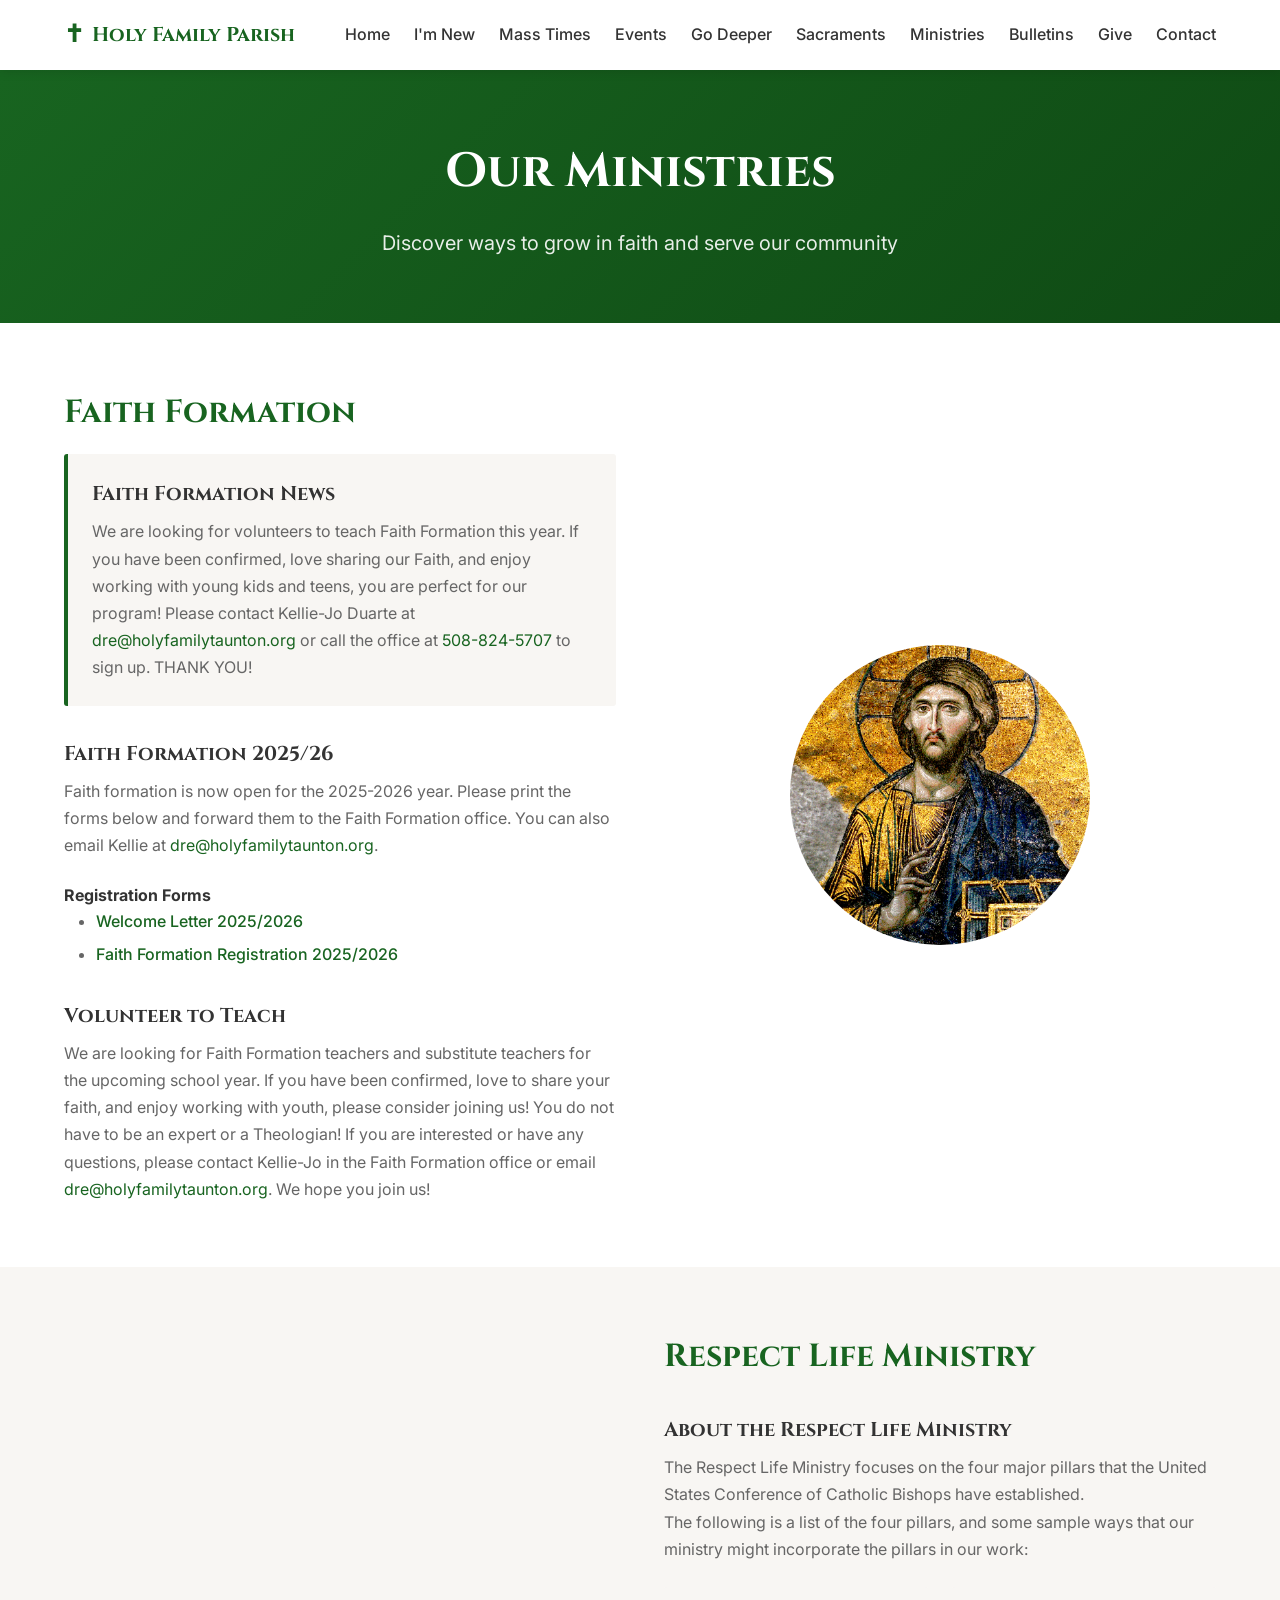
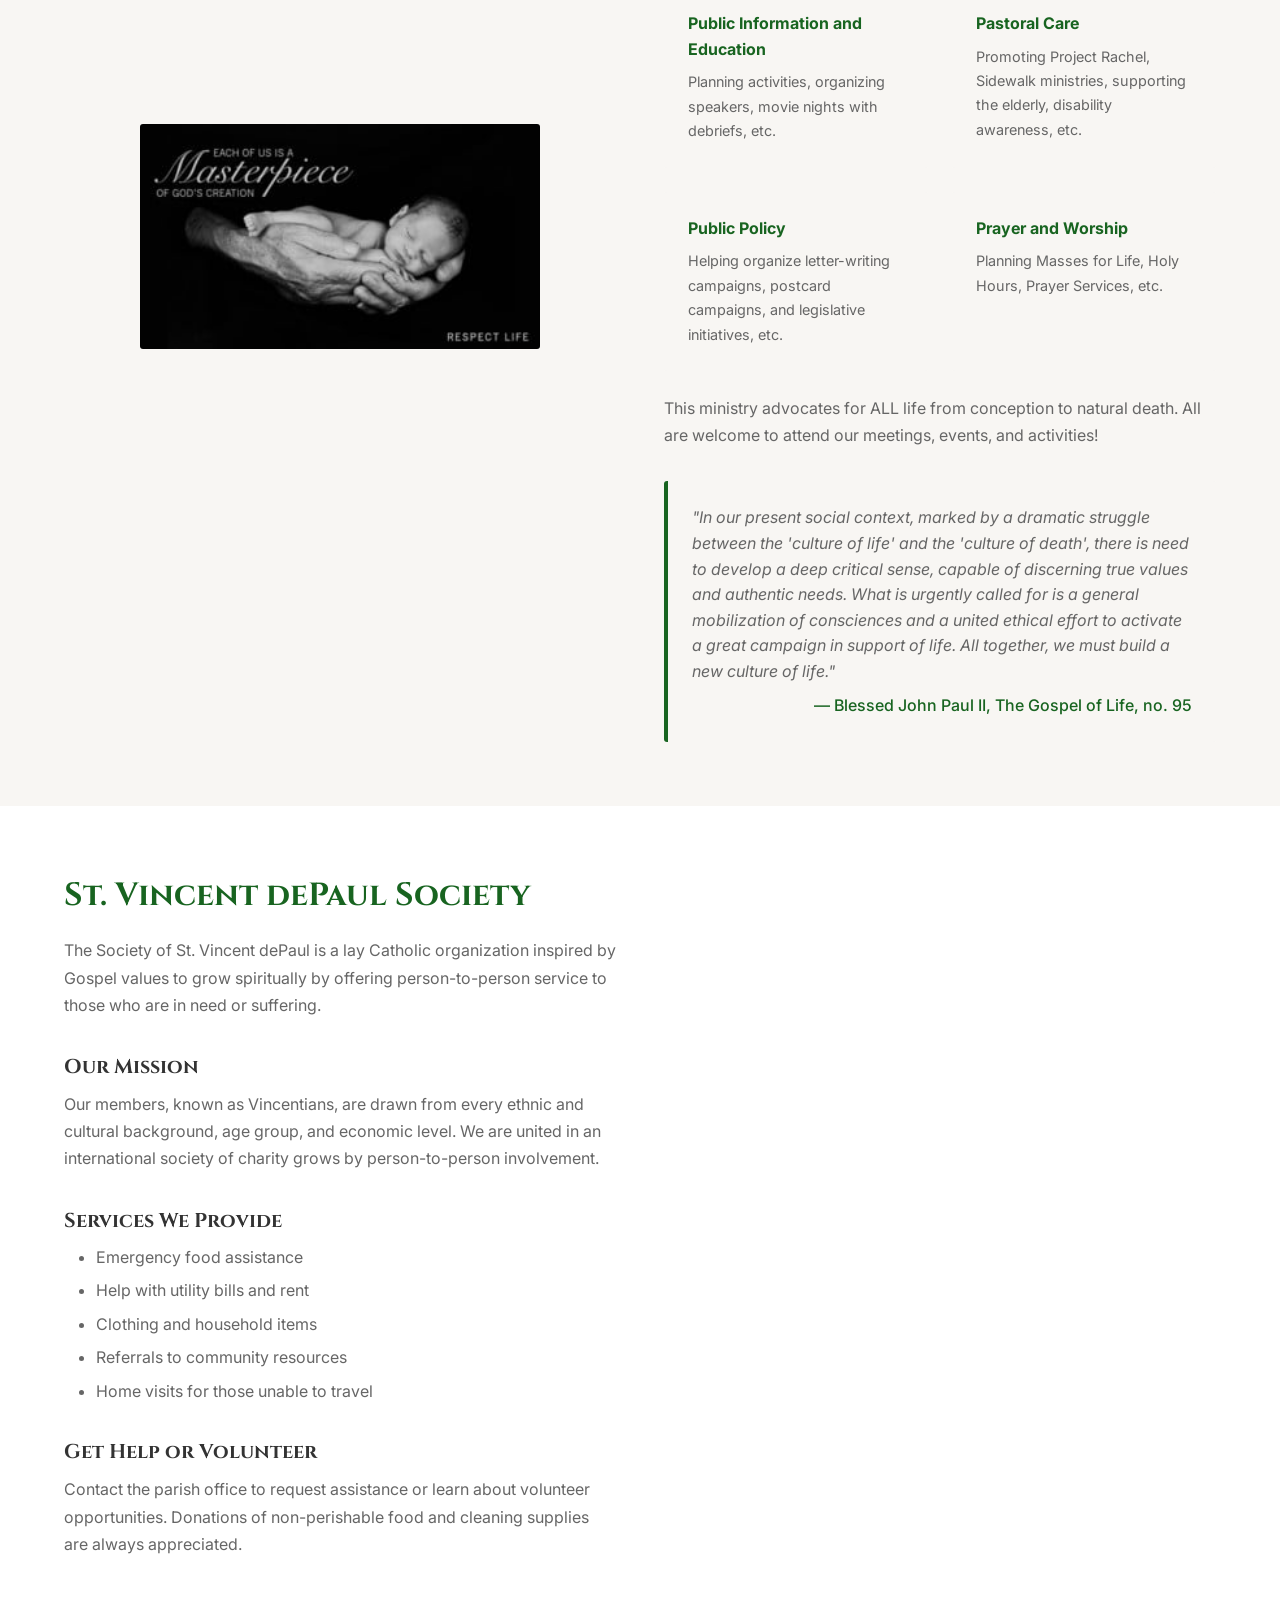
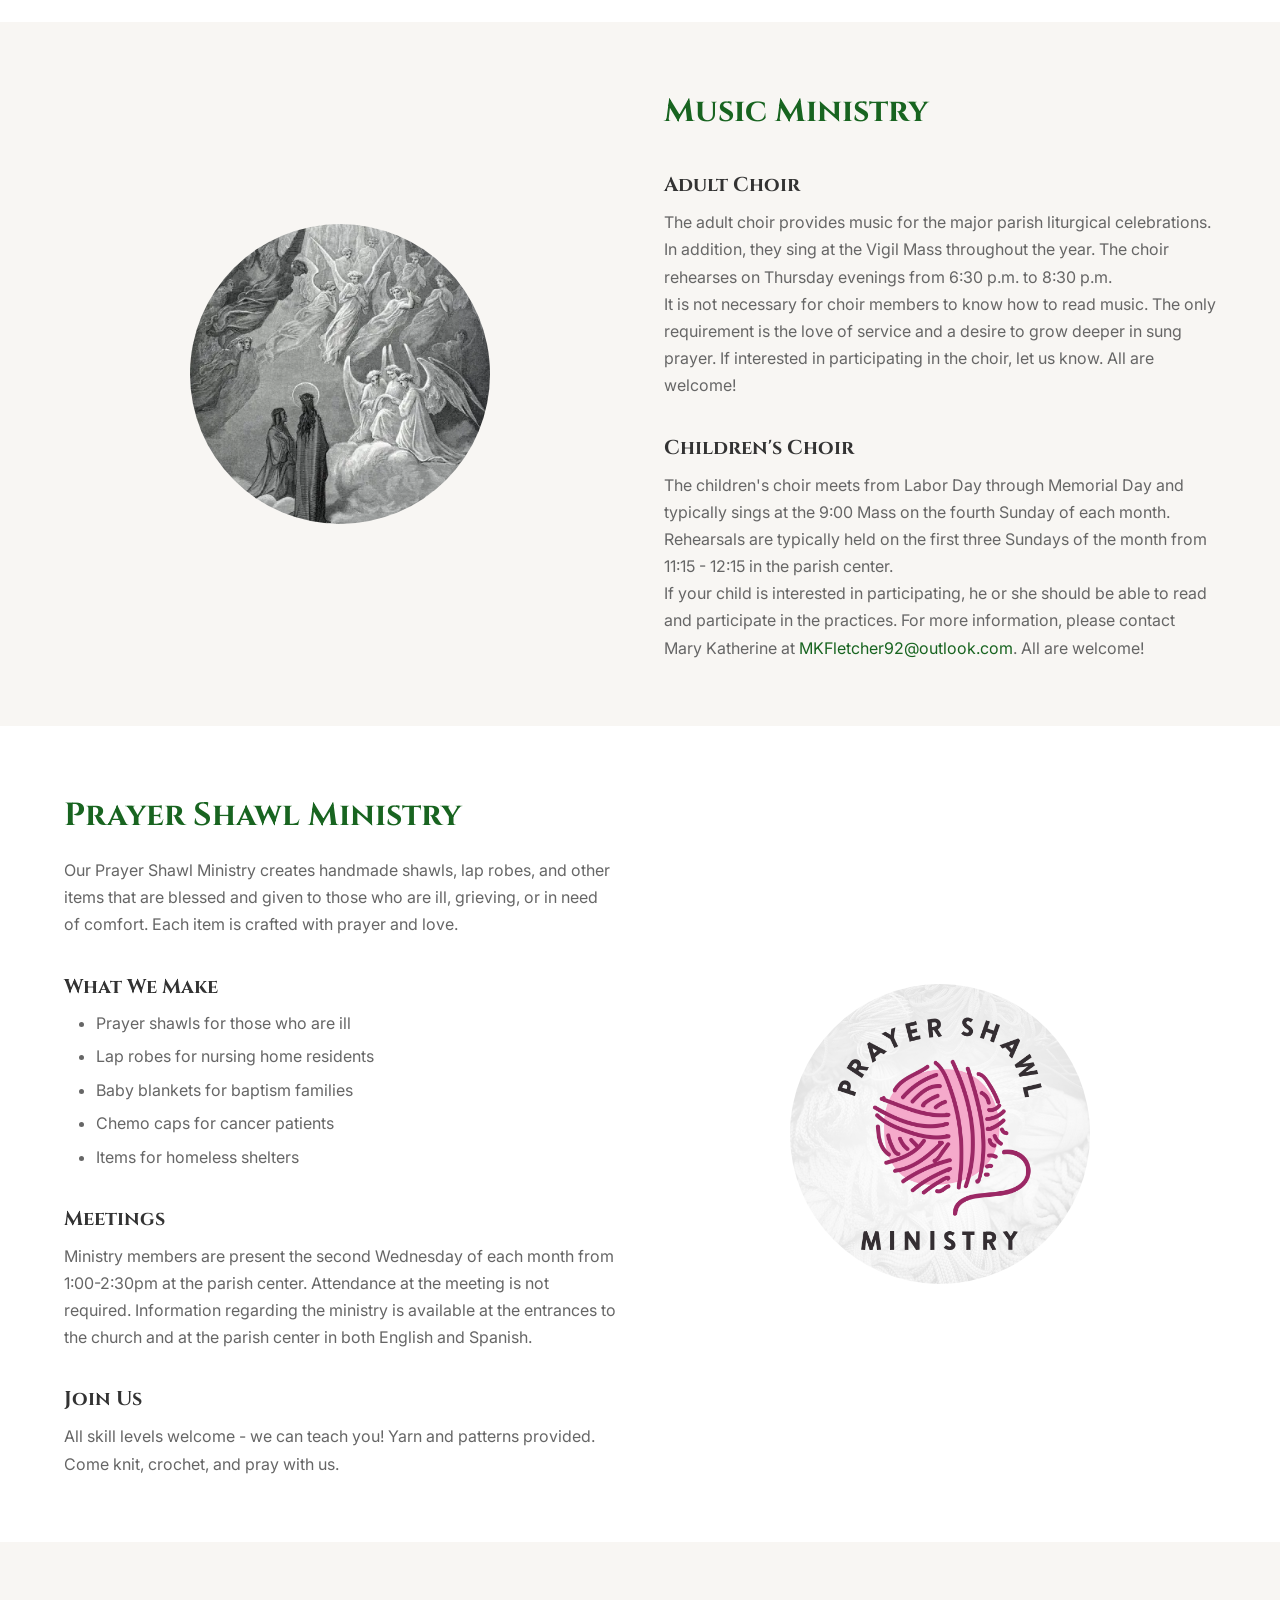
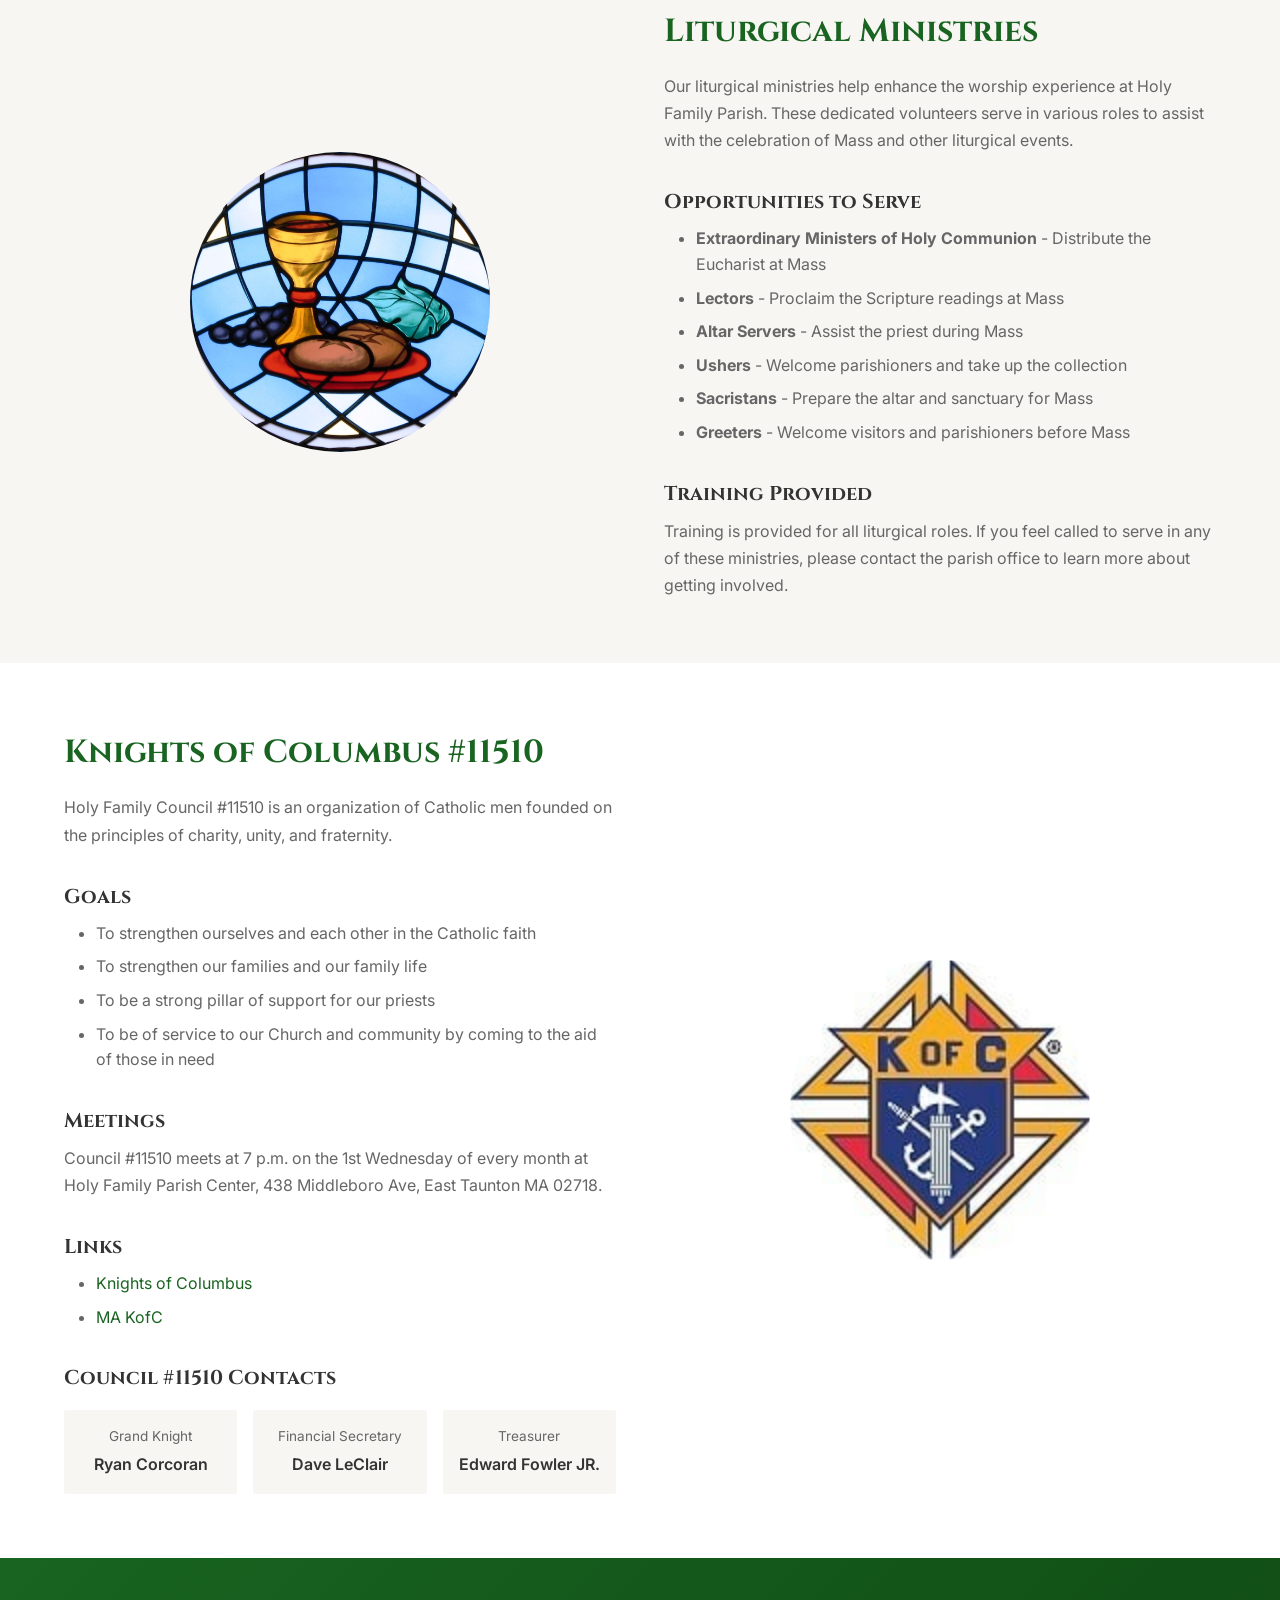
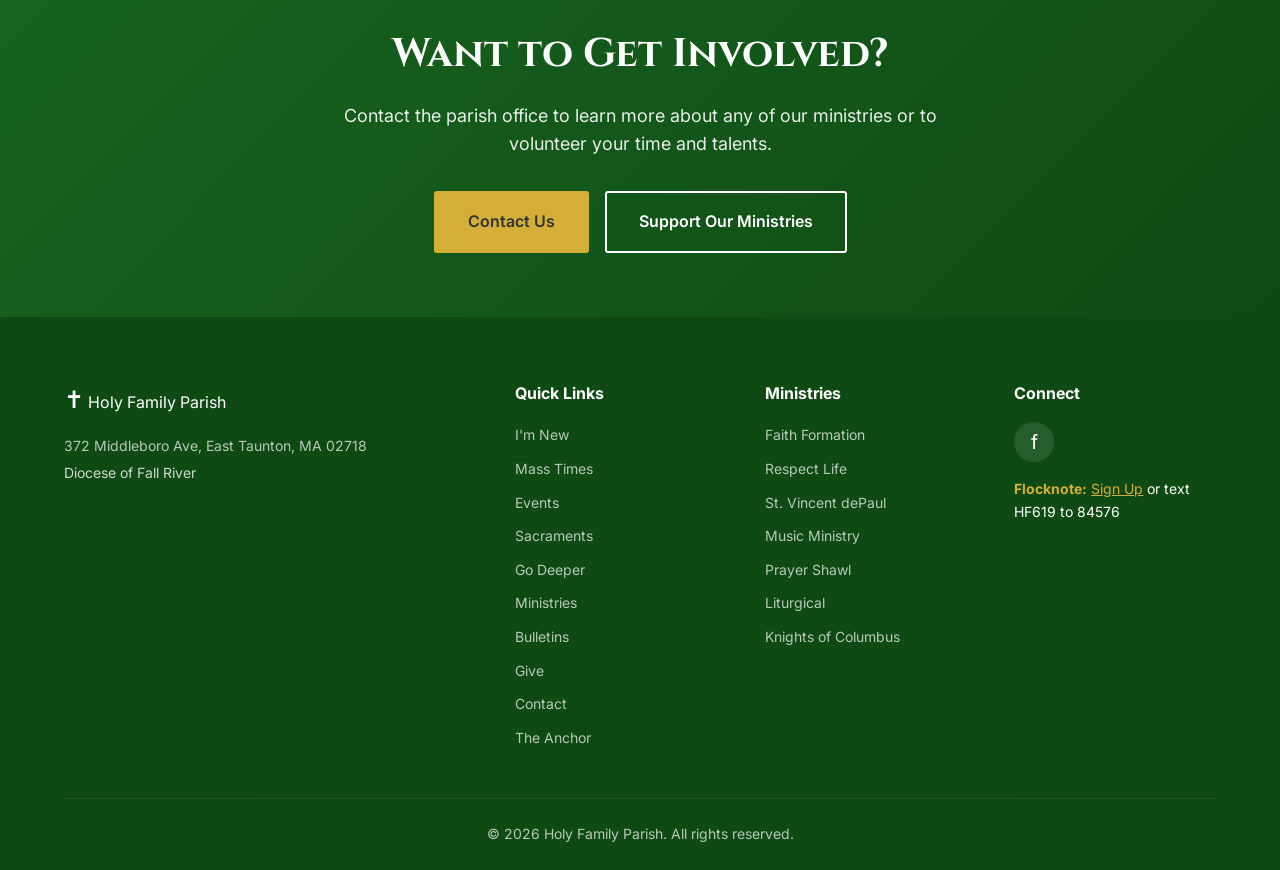
<file: pages/ministries.html>
<!DOCTYPE html>
<html lang="en">
<head>
    <meta charset="UTF-8">
    <meta name="viewport" content="width=device-width, initial-scale=1.0">
    <title>Ministries - Holy Family Parish</title>
    <link rel="stylesheet" href="../styles.css">
    <link rel="preconnect" href="https://fonts.googleapis.com">
    <link rel="preconnect" href="https://fonts.gstatic.com" crossorigin>
    <link href="https://fonts.googleapis.com/css2?family=Inter:wght@400;500;600;700&family=Cinzel:wght@400;500;600;700&family=Playfair+Display:wght@600;700&display=swap" rel="stylesheet">
</head>
<body>
    <!-- Navigation -->
    <header class="header">
        <nav class="nav container">
            <a href="../index.html" class="logo">
                <span class="logo-icon">&#10013;</span>
                <span class="logo-text">Holy Family Parish</span>
            </a>
            <button class="mobile-menu-btn" aria-label="Toggle menu">
                <span></span>
                <span></span>
                <span></span>
            </button>
            <ul class="nav-links">
                <li><a href="../index.html">Home</a></li>
                <li class="has-dropdown">
                    <a href="im-new.html">I'm New</a>
                    <ul class="dropdown">
                        <li><a href="im-new.html#welcome">Welcome</a></li>
                        <li><a href="im-new.html#faith-journey">Faith Journey</a></li>
                        <li><a href="im-new.html#join-parish">Join Our Parish</a></li>
                    </ul>
                </li>
                <li><a href="../index.html#mass-times">Mass Times</a></li>
                <li><a href="../index.html#events">Events</a></li>
                <li class="has-dropdown">
                    <a href="go-deeper.html">Go Deeper</a>
                    <ul class="dropdown">
                        <li><a href="go-deeper.html#formed">FORMED</a></li>
                        <li><a href="go-deeper.html#hfmen">HFMen</a></li>
                        <li><a href="go-deeper.html#womens-bible-study">Women's Bible Study</a></li>
                        <li><a href="go-deeper.html#ocia">OCIA</a></li>
                    </ul>
                </li>
                <li class="has-dropdown">
                    <a href="sacraments.html">Sacraments</a>
                    <ul class="dropdown">
                        <li><a href="sacraments.html#baptism">Baptism</a></li>
                        <li><a href="sacraments.html#first-communion">First Communion</a></li>
                        <li><a href="sacraments.html#confirmation">Confirmation</a></li>
                        <li><a href="sacraments.html#matrimony">Matrimony</a></li>
                        <li><a href="sacraments.html#anointing">Anointing of the Sick</a></li>
                        <li><a href="sacraments.html#godparents-sponsors">Godparents & Sponsors</a></li>
                    </ul>
                </li>
                <li class="has-dropdown">
                    <a href="ministries.html">Ministries</a>
                    <ul class="dropdown">
                        <li><a href="ministries.html#faith-formation">Faith Formation</a></li>
                        <li><a href="ministries.html#respect-life">Respect Life</a></li>
                        <li><a href="ministries.html#st-vincent-depaul">St. Vincent dePaul</a></li>
                        <li><a href="ministries.html#music-ministry">Music Ministry</a></li>
                        <li><a href="ministries.html#prayer-shawl">Prayer Shawl</a></li>
                        <li><a href="ministries.html#liturgical">Liturgical</a></li>
                        <li><a href="ministries.html#knights-of-columbus">Knights of Columbus</a></li>
                    </ul>
                </li>
                <li><a href="bulletins.html">Bulletins</a></li>
                <li><a href="../index.html#give">Give</a></li>
                <li><a href="../index.html#contact">Contact</a></li>
            </ul>
        </nav>
    </header>

    <!-- Page Header -->
    <section class="page-header">
        <div class="container">
            <h1>Our Ministries</h1>
            <p>Discover ways to grow in faith and serve our community</p>
        </div>
    </section>

    <!-- Faith Formation -->
    <section id="faith-formation" class="section">
        <div class="container">
            <div class="section-grid">
                <div class="section-content">
                    <h2>Faith Formation</h2>

                    <div class="section-news">
                        <h3>Faith Formation News</h3>
                        <p>We are looking for volunteers to teach Faith Formation this year. If you have been confirmed, love sharing our Faith, and enjoy working with young kids and teens, you are perfect for our program! Please contact Kellie-Jo Duarte at <a href="mailto:dre@holyfamilytaunton.org">dre@holyfamilytaunton.org</a> or call the office at <a href="tel:508-824-5707">508-824-5707</a> to sign up. THANK YOU!</p>
                    </div>

                    <h3>Faith Formation 2025/26</h3>
                    <p>Faith formation is now open for the 2025-2026 year. Please print the forms below and forward them to the Faith Formation office. You can also email Kellie at <a href="mailto:dre@holyfamilytaunton.org">dre@holyfamilytaunton.org</a>.</p>

                    <div class="document-links">
                        <h4>Registration Forms</h4>
                        <ul class="section-list">
                            <li><a href="#" class="doc-link">Welcome Letter 2025/2026</a></li>
                            <li><a href="#" class="doc-link">Faith Formation Registration 2025/2026</a></li>
                        </ul>
                    </div>

                    <h3>Volunteer to Teach</h3>
                    <p>We are looking for Faith Formation teachers and substitute teachers for the upcoming school year. If you have been confirmed, love to share your faith, and enjoy working with youth, please consider joining us! You do not have to be an expert or a Theologian! If you are interested or have any questions, please contact Kellie-Jo in the Faith Formation office or email <a href="mailto:dre@holyfamilytaunton.org">dre@holyfamilytaunton.org</a>. We hope you join us!</p>
                </div>
                <div class="section-media">
                    <img src="../images/Jesus-Christ-from-Hagia-Sophia.jpg" alt="Faith Formation">
                </div>
            </div>
        </div>
    </section>

    <!-- Respect Life Ministry -->
    <section id="respect-life" class="section section-alt">
        <div class="container">
            <div class="section-grid reverse">
                <div class="section-content">
                    <h2>Respect Life Ministry</h2>

                    <h3>About the Respect Life Ministry</h3>
                    <p>The Respect Life Ministry focuses on the four major pillars that the United States Conference of Catholic Bishops have established.</p>

                    <p>The following is a list of the four pillars, and some sample ways that our ministry might incorporate the pillars in our work:</p>

                    <div class="pillars-grid">
                        <div class="pillar">
                            <h4>Public Information and Education</h4>
                            <p>Planning activities, organizing speakers, movie nights with debriefs, etc.</p>
                        </div>
                        <div class="pillar">
                            <h4>Pastoral Care</h4>
                            <p>Promoting Project Rachel, Sidewalk ministries, supporting the elderly, disability awareness, etc.</p>
                        </div>
                        <div class="pillar">
                            <h4>Public Policy</h4>
                            <p>Helping organize letter-writing campaigns, postcard campaigns, and legislative initiatives, etc.</p>
                        </div>
                        <div class="pillar">
                            <h4>Prayer and Worship</h4>
                            <p>Planning Masses for Life, Holy Hours, Prayer Services, etc.</p>
                        </div>
                    </div>

                    <p>This ministry advocates for ALL life from conception to natural death. All are welcome to attend our meetings, events, and activities!</p>

                    <blockquote class="section-quote">
                        "In our present social context, marked by a dramatic struggle between the 'culture of life' and the 'culture of death', there is need to develop a deep critical sense, capable of discerning true values and authentic needs. What is urgently called for is a general mobilization of consciences and a united ethical effort to activate a great campaign in support of life. All together, we must build a new culture of life."
                        <cite>— Blessed John Paul II, The Gospel of Life, no. 95</cite>
                    </blockquote>
                </div>
                <div class="section-media rectangular">
                    <img src="../images/Respect-Life-Ministry-1024x576-1.jpg" alt="Respect Life Ministry">
                </div>
            </div>
        </div>
    </section>

    <!-- St. Vincent dePaul Society -->
    <section id="st-vincent-depaul" class="section">
        <div class="container">
            <div class="section-grid">
                <div class="section-content">
                    <h2>St. Vincent dePaul Society</h2>
                    <p>The Society of St. Vincent dePaul is a lay Catholic organization inspired by Gospel values to grow spiritually by offering person-to-person service to those who are in need or suffering.</p>

                    <h3>Our Mission</h3>
                    <p>Our members, known as Vincentians, are drawn from every ethnic and cultural background, age group, and economic level. We are united in an international society of charity grows by person-to-person involvement.</p>

                    <h3>Services We Provide</h3>
                    <ul class="section-list">
                        <li>Emergency food assistance</li>
                        <li>Help with utility bills and rent</li>
                        <li>Clothing and household items</li>
                        <li>Referrals to community resources</li>
                        <li>Home visits for those unable to travel</li>
                    </ul>

                    <h3>Get Help or Volunteer</h3>
                    <p>Contact the parish office to request assistance or learn about volunteer opportunities. Donations of non-perishable food and cleaning supplies are always appreciated.</p>
                </div>
                <div class="section-video">
                    <iframe src="https://player.vimeo.com/video/228404137" allowfullscreen></iframe>
                </div>
            </div>
        </div>
    </section>

    <!-- Music Ministry -->
    <section id="music-ministry" class="section section-alt">
        <div class="container">
            <div class="section-grid reverse">
                <div class="section-content">
                    <h2>Music Ministry</h2>

                    <h3>Adult Choir</h3>
                    <p>The adult choir provides music for the major parish liturgical celebrations. In addition, they sing at the Vigil Mass throughout the year. The choir rehearses on Thursday evenings from 6:30 p.m. to 8:30 p.m.</p>
                    <p>It is not necessary for choir members to know how to read music. The only requirement is the love of service and a desire to grow deeper in sung prayer. If interested in participating in the choir, let us know. All are welcome!</p>

                    <h3>Children's Choir</h3>
                    <p>The children's choir meets from Labor Day through Memorial Day and typically sings at the 9:00 Mass on the fourth Sunday of each month. Rehearsals are typically held on the first three Sundays of the month from 11:15 - 12:15 in the parish center.</p>
                    <p>If your child is interested in participating, he or she should be able to read and participate in the practices. For more information, please contact Mary Katherine at <a href="mailto:MKFletcher92@outlook.com">MKFletcher92@outlook.com</a>. All are welcome!</p>
                </div>
                <div class="section-media">
                    <img src="../images/singing-blessed.png" alt="Music Ministry">
                </div>
            </div>
        </div>
    </section>

    <!-- Prayer Shawl Ministry -->
    <section id="prayer-shawl" class="section">
        <div class="container">
            <div class="section-grid">
                <div class="section-content">
                    <h2>Prayer Shawl Ministry</h2>
                    <p>Our Prayer Shawl Ministry creates handmade shawls, lap robes, and other items that are blessed and given to those who are ill, grieving, or in need of comfort. Each item is crafted with prayer and love.</p>

                    <h3>What We Make</h3>
                    <ul class="section-list">
                        <li>Prayer shawls for those who are ill</li>
                        <li>Lap robes for nursing home residents</li>
                        <li>Baby blankets for baptism families</li>
                        <li>Chemo caps for cancer patients</li>
                        <li>Items for homeless shelters</li>
                    </ul>

                    <h3>Meetings</h3>
                    <p>Ministry members are present the second Wednesday of each month from 1:00-2:30pm at the parish center. Attendance at the meeting is not required. Information regarding the ministry is available at the entrances to the church and at the parish center in both English and Spanish.</p>

                    <h3>Join Us</h3>
                    <p>All skill levels welcome - we can teach you! Yarn and patterns provided. Come knit, crochet, and pray with us.</p>
                </div>
                <div class="section-media">
                    <img src="../images/Prayer-Shawl_Ministry_2021.jpg" alt="Prayer Shawl Ministry">
                </div>
            </div>
        </div>
    </section>

    <!-- Liturgical Ministries -->
    <section id="liturgical" class="section section-alt">
        <div class="container">
            <div class="section-grid reverse">
                <div class="section-content">
                    <h2>Liturgical Ministries</h2>
                    <p>Our liturgical ministries help enhance the worship experience at Holy Family Parish. These dedicated volunteers serve in various roles to assist with the celebration of Mass and other liturgical events.</p>

                    <h3>Opportunities to Serve</h3>
                    <ul class="section-list">
                        <li><strong>Extraordinary Ministers of Holy Communion</strong> - Distribute the Eucharist at Mass</li>
                        <li><strong>Lectors</strong> - Proclaim the Scripture readings at Mass</li>
                        <li><strong>Altar Servers</strong> - Assist the priest during Mass</li>
                        <li><strong>Ushers</strong> - Welcome parishioners and take up the collection</li>
                        <li><strong>Sacristans</strong> - Prepare the altar and sanctuary for Mass</li>
                        <li><strong>Greeters</strong> - Welcome visitors and parishioners before Mass</li>
                    </ul>

                    <h3>Training Provided</h3>
                    <p>Training is provided for all liturgical roles. If you feel called to serve in any of these ministries, please contact the parish office to learn more about getting involved.</p>
                </div>
                <div class="section-media">
                    <img src="../images/St_Michael_the_Archangel,_Findlay,_OH_-_bread_and_wine_crop_1.jpg" alt="Liturgical Ministries">
                </div>
            </div>
        </div>
    </section>

    <!-- Knights of Columbus -->
    <section id="knights-of-columbus" class="section">
        <div class="container">
            <div class="section-grid">
                <div class="section-content">
                    <h2>Knights of Columbus #11510</h2>
                    <p>Holy Family Council #11510 is an organization of Catholic men founded on the principles of charity, unity, and fraternity.</p>

                    <h3>Goals</h3>
                    <ul class="section-list">
                        <li>To strengthen ourselves and each other in the Catholic faith</li>
                        <li>To strengthen our families and our family life</li>
                        <li>To be a strong pillar of support for our priests</li>
                        <li>To be of service to our Church and community by coming to the aid of those in need</li>
                    </ul>

                    <h3>Meetings</h3>
                    <p>Council #11510 meets at 7 p.m. on the 1st Wednesday of every month at Holy Family Parish Center, 438 Middleboro Ave, East Taunton MA 02718.</p>

                    <h3>Links</h3>
                    <ul class="section-list">
                        <li><a href="https://kofc.org" target="_blank" rel="noopener">Knights of Columbus</a></li>
                        <li><a href="https://masskofc.org/" target="_blank" rel="noopener">MA KofC</a></li>
                    </ul>

                    <h3>Council #11510 Contacts</h3>
                    <div class="contacts-grid">
                        <div class="contact-person">
                            <span class="contact-role">Grand Knight</span>
                            <span class="contact-name">Ryan Corcoran</span>
                        </div>
                        <div class="contact-person">
                            <span class="contact-role">Financial Secretary</span>
                            <span class="contact-name">Dave LeClair</span>
                        </div>
                        <div class="contact-person">
                            <span class="contact-role">Treasurer</span>
                            <span class="contact-name">Edward Fowler JR.</span>
                        </div>
                    </div>
                </div>
                <div class="section-media">
                    <img src="../images/3rddegree-1.jpg" alt="Knights of Columbus">
                </div>
            </div>
        </div>
    </section>

    <!-- Call to Action -->
    <section class="cta section section-alt">
        <div class="container">
            <h2>Want to Get Involved?</h2>
            <p>Contact the parish office to learn more about any of our ministries or to volunteer your time and talents.</p>
            <div class="cta-buttons">
                <a href="../index.html#contact" class="btn btn-primary">Contact Us</a>
                <a href="../index.html#give" class="btn btn-secondary">Support Our Ministries</a>
            </div>
        </div>
    </section>

    <!-- Footer -->
    <footer class="footer">
    <div class="container">
        <div class="footer-grid">
            <div class="footer-brand">
                <span class="logo-icon">&#10013;</span>
                <span class="logo-text">Holy Family Parish</span>
                <p>372 Middleboro Ave, East Taunton, MA 02718</p>
                <p class="diocese">Diocese of Fall River</p>
            </div>
            <div class="footer-links">
                <h4>Quick Links</h4>
                <ul>
                    <li><a href="im-new.html">I'm New</a></li>
                    <li><a href="../index.html#mass-times">Mass Times</a></li>
                    <li><a href="../index.html#events">Events</a></li>
                    <li><a href="sacraments.html">Sacraments</a></li>
                    <li><a href="go-deeper.html">Go Deeper</a></li>
                    <li><a href="ministries.html">Ministries</a></li>
                    <li><a href="bulletins.html">Bulletins</a></li>
                    <li><a href="../index.html#give">Give</a></li>
                    <li><a href="../index.html#contact">Contact</a></li>
                    <li><a href="https://anchornews.org/" target="_blank" rel="noopener">The Anchor</a></li>
                </ul>
            </div>
            <div class="footer-links">
                <h4>Ministries</h4>
                <ul>
                    <li><a href="ministries.html#faith-formation">Faith Formation</a></li>
                    <li><a href="ministries.html#respect-life">Respect Life</a></li>
                    <li><a href="ministries.html#st-vincent-depaul">St. Vincent dePaul</a></li>
                    <li><a href="ministries.html#music-ministry">Music Ministry</a></li>
                    <li><a href="ministries.html#prayer-shawl">Prayer Shawl</a></li>
                    <li><a href="ministries.html#liturgical">Liturgical</a></li>
                    <li><a href="ministries.html#knights-of-columbus">Knights of Columbus</a></li>
                </ul>
            </div>
            <div class="footer-social">
                <h4>Connect</h4>
                <div class="social-links">
                    <a href="https://www.facebook.com/groups/453300811357774" aria-label="Facebook" target="_blank">&#102;</a>
                </div>
                <div class="flocknote">
                    <p><strong>Flocknote:</strong> <a href="https://holyfamilychurch22.flocknote.com/dashboard" target="_blank" rel="noopener">Sign Up</a> or text HF619 to 84576</p>
                </div>
            </div>
        </div>
        <div class="footer-bottom">
            <p>&copy; 2026 Holy Family Parish. All rights reserved.</p>
        </div>
    </div>
</footer>

    <script src="../script.js"></script>
</body>
</html>
</file>
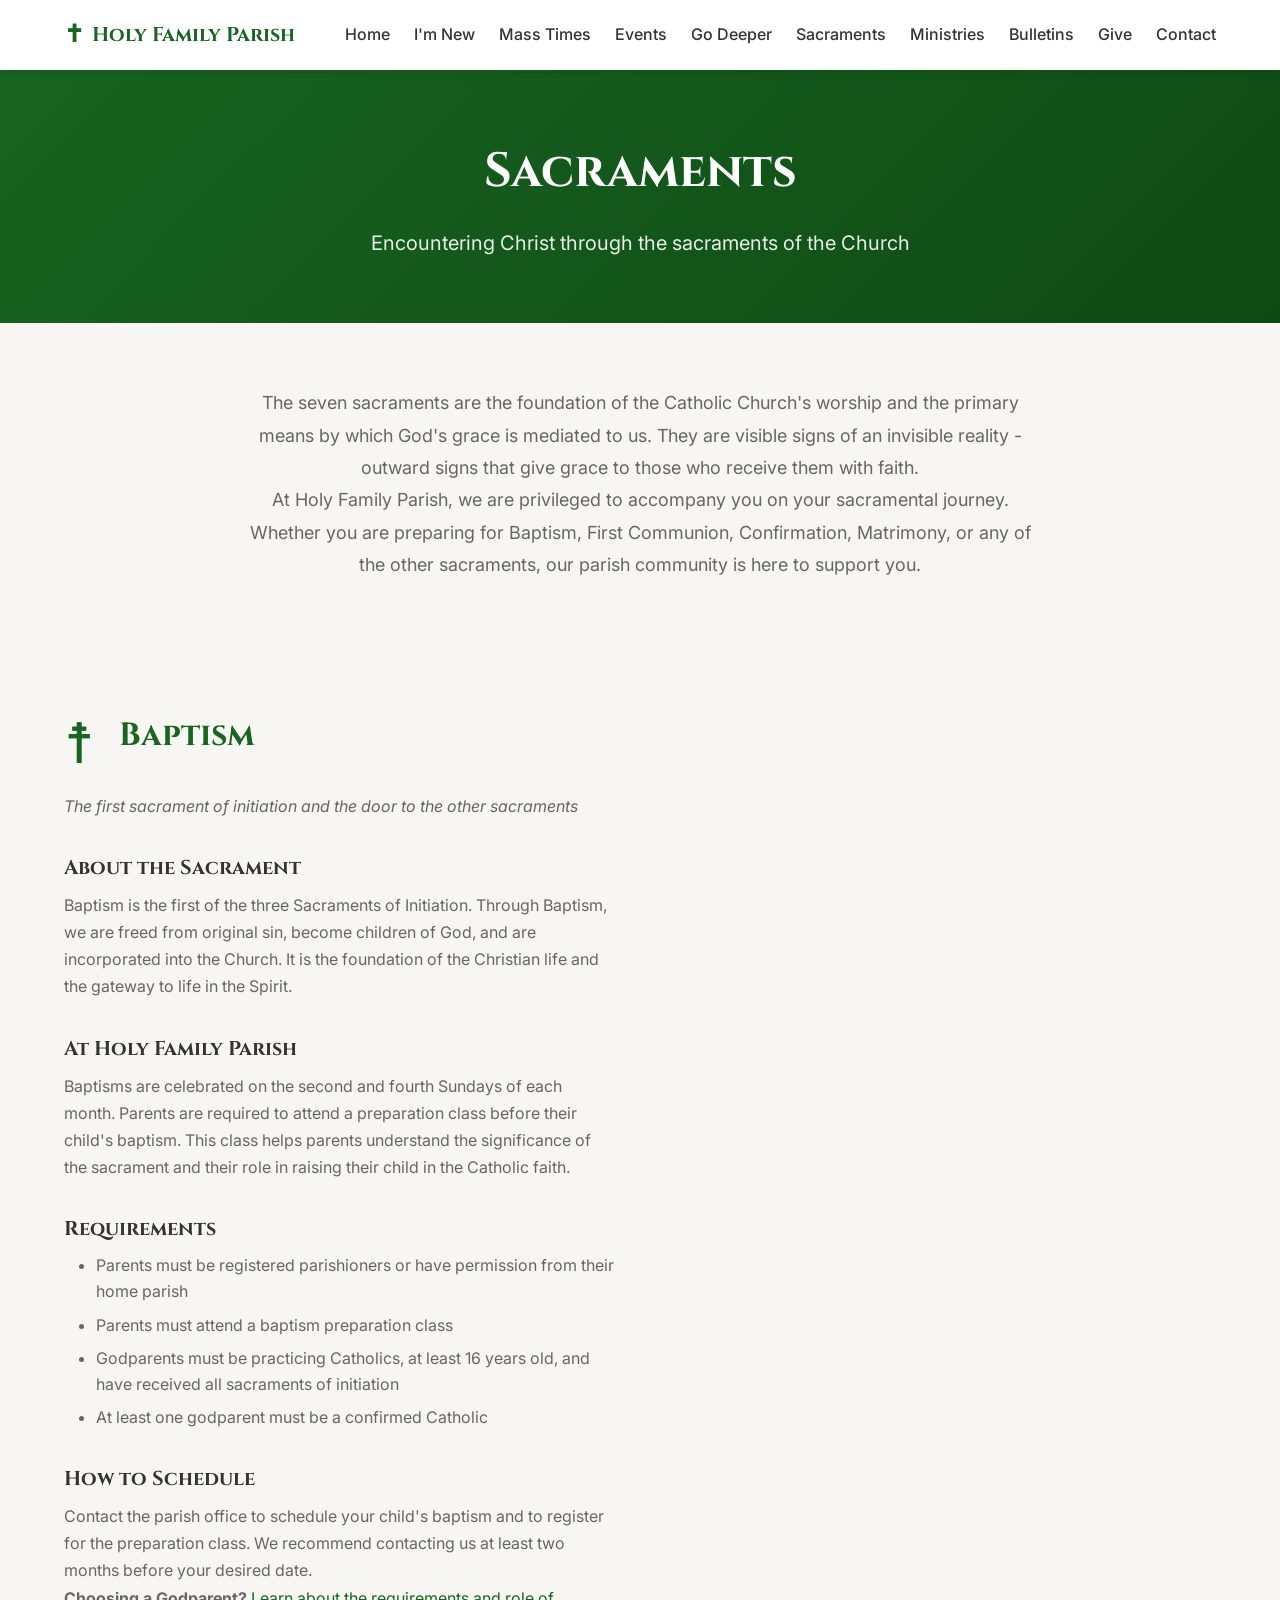
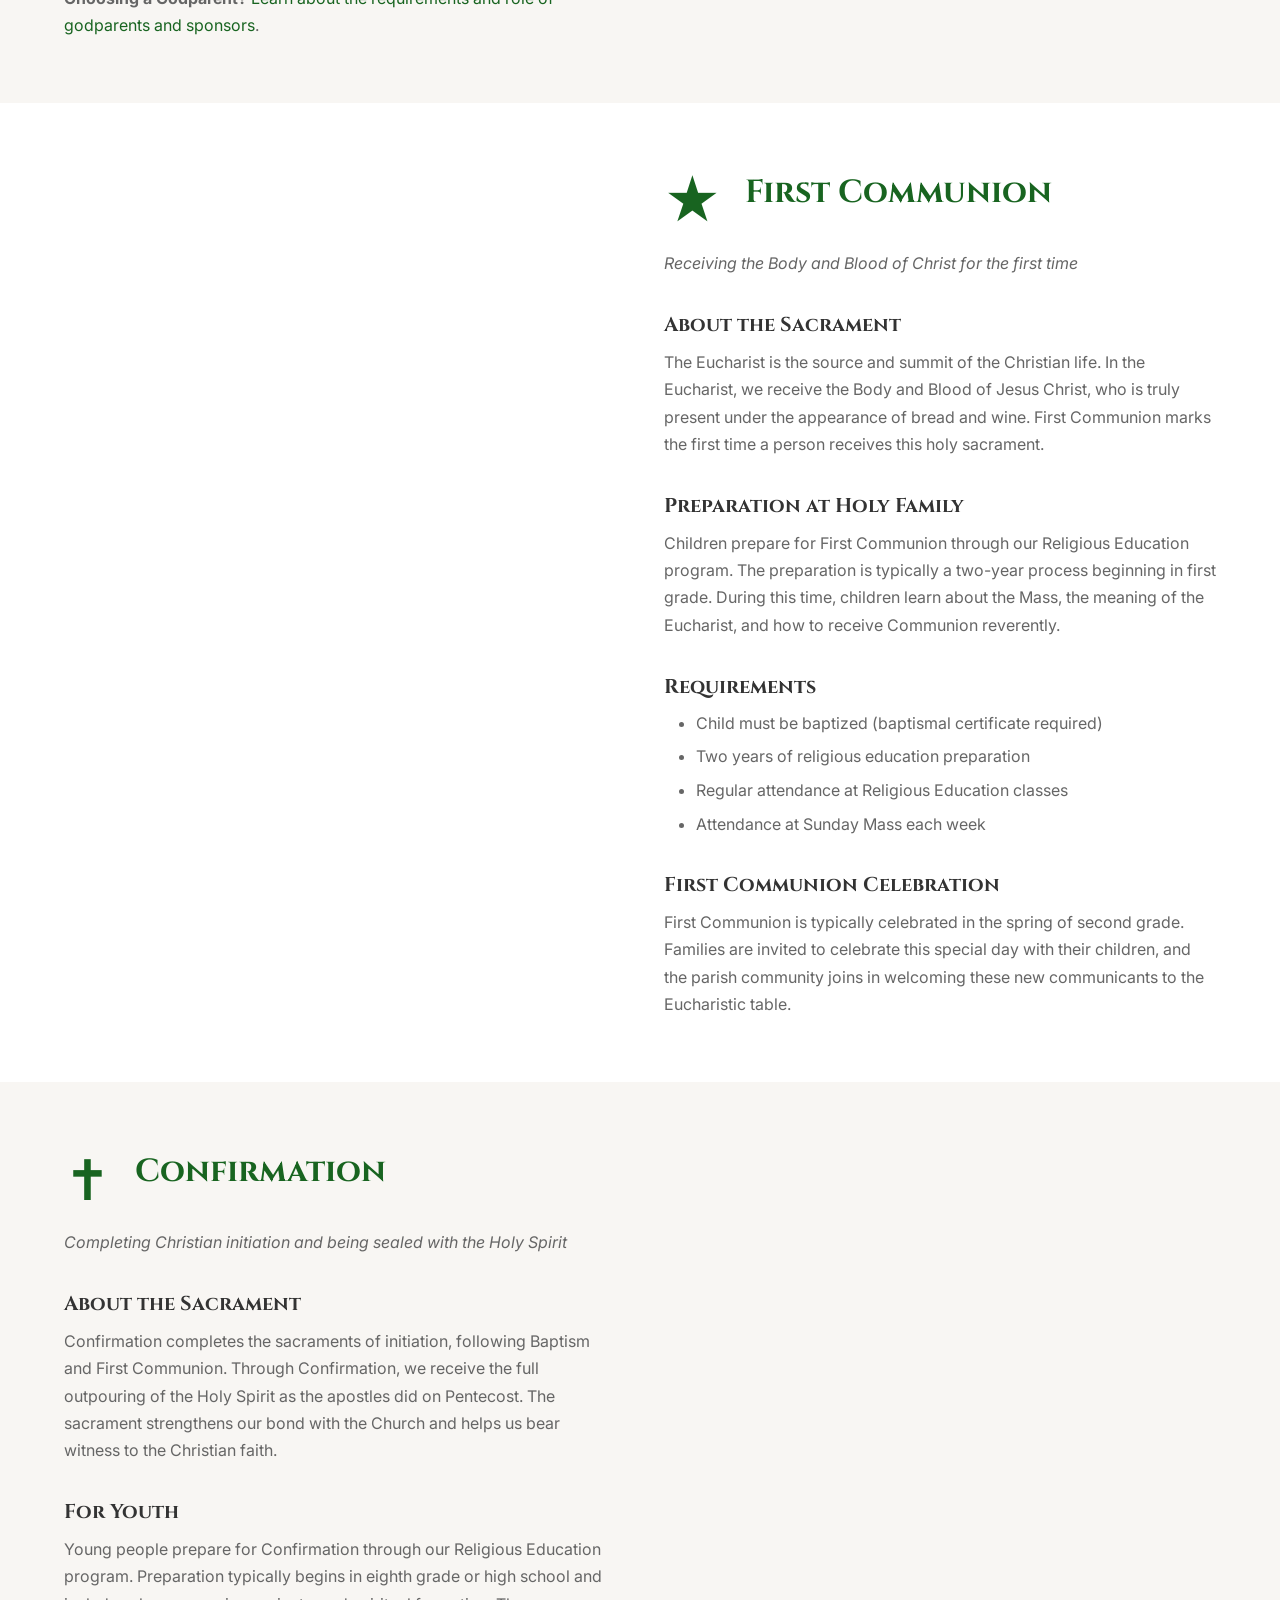
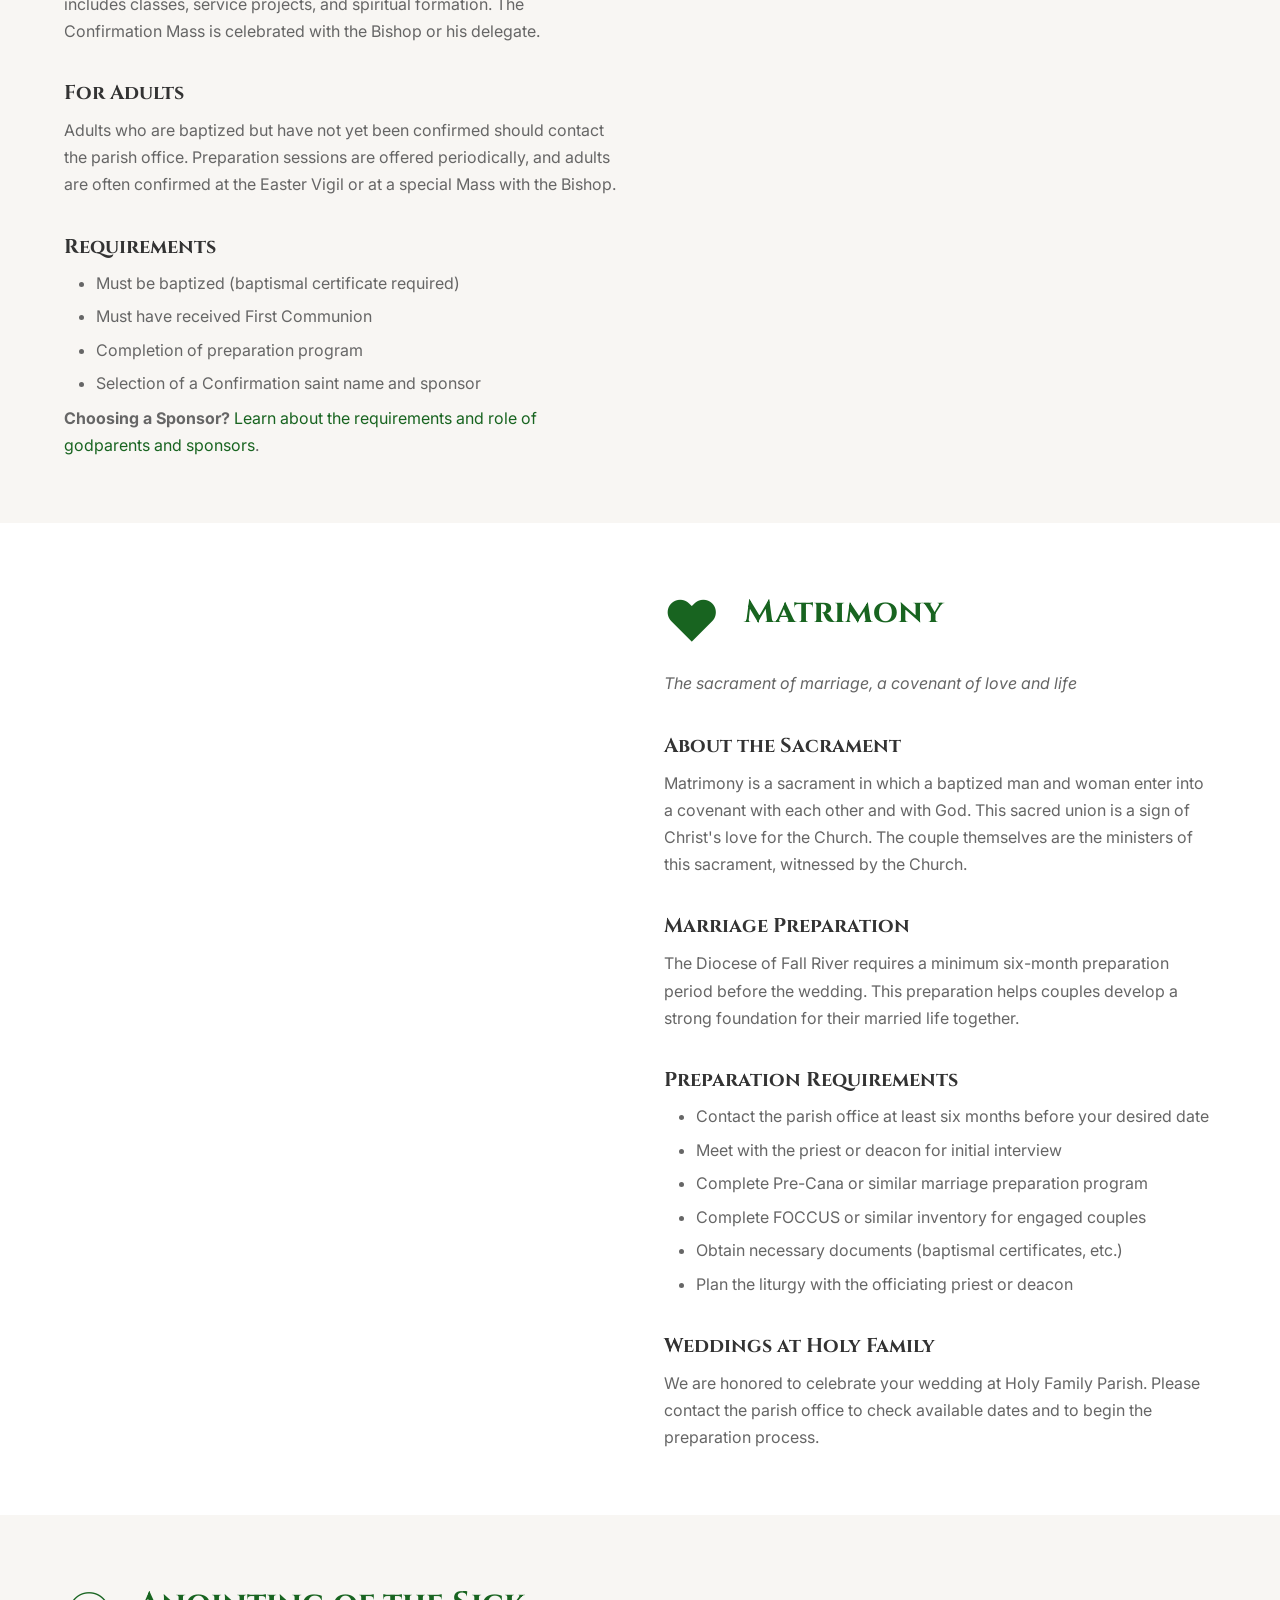
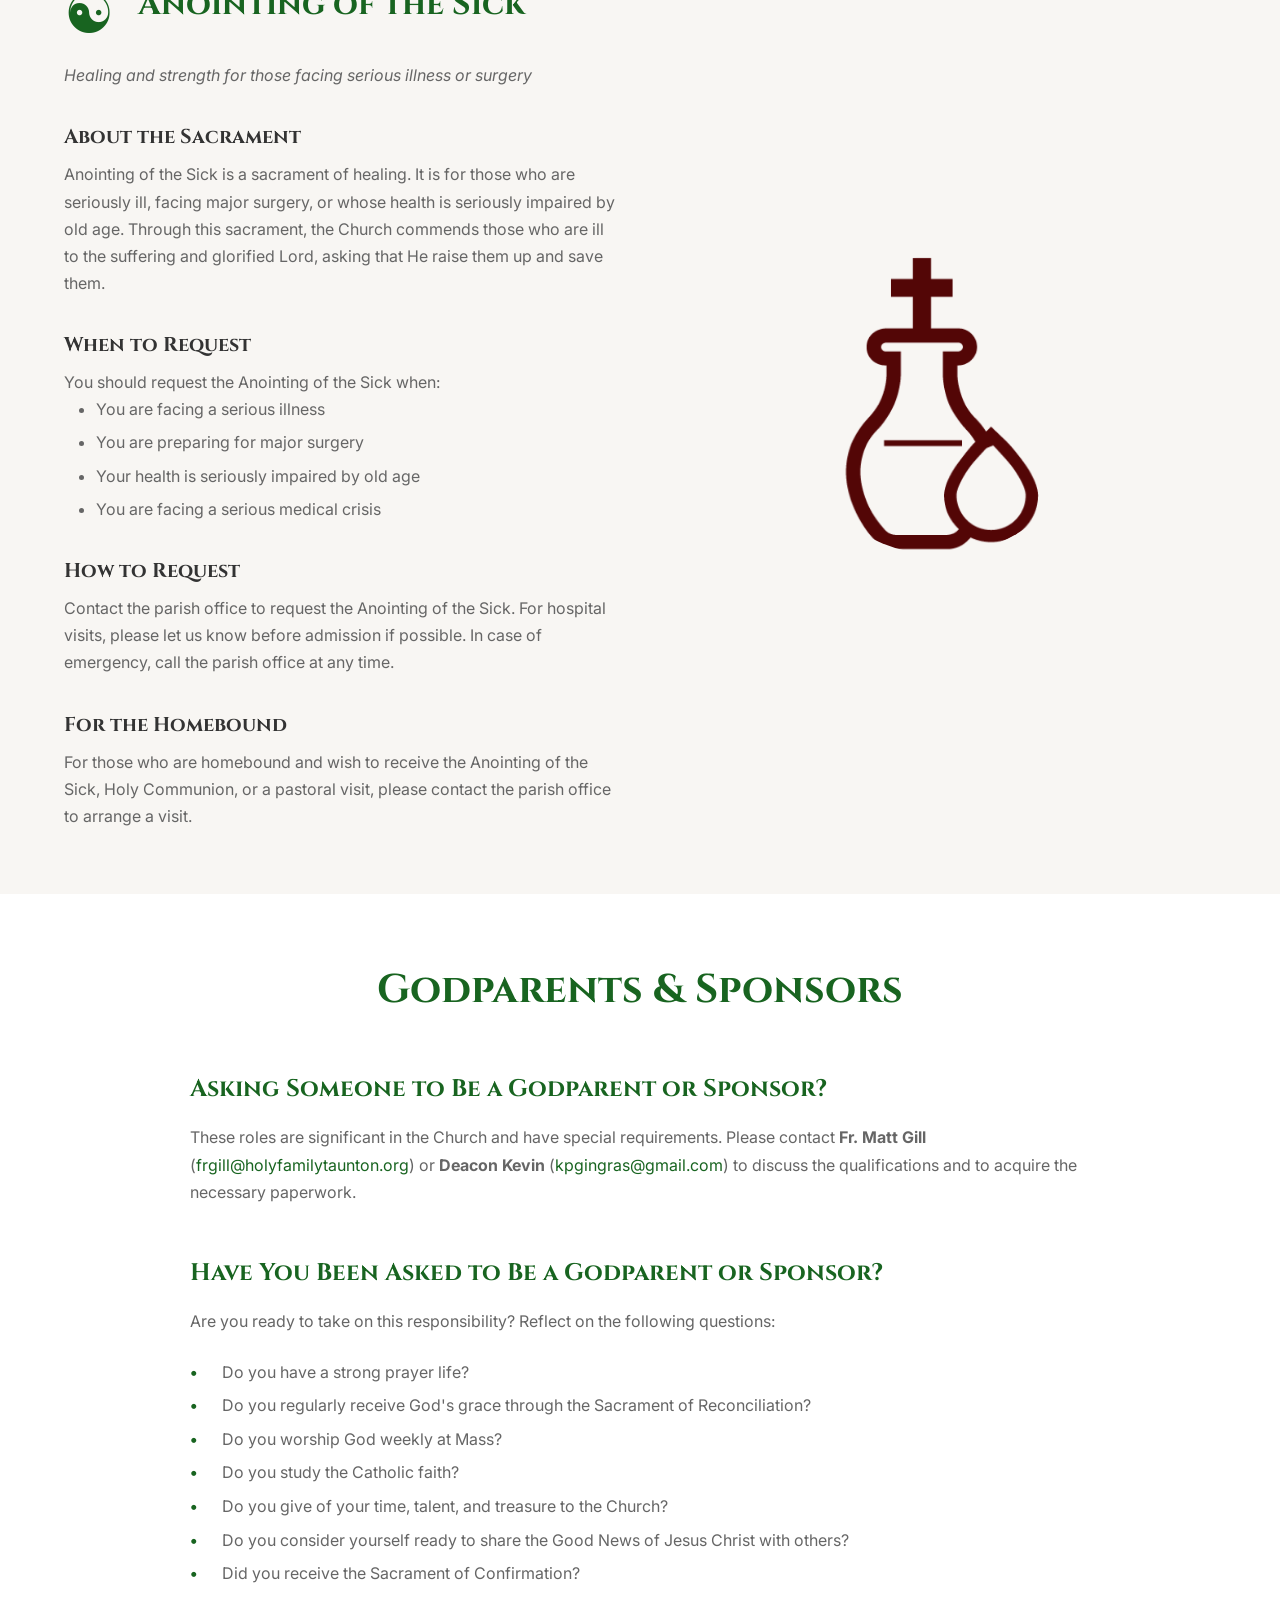
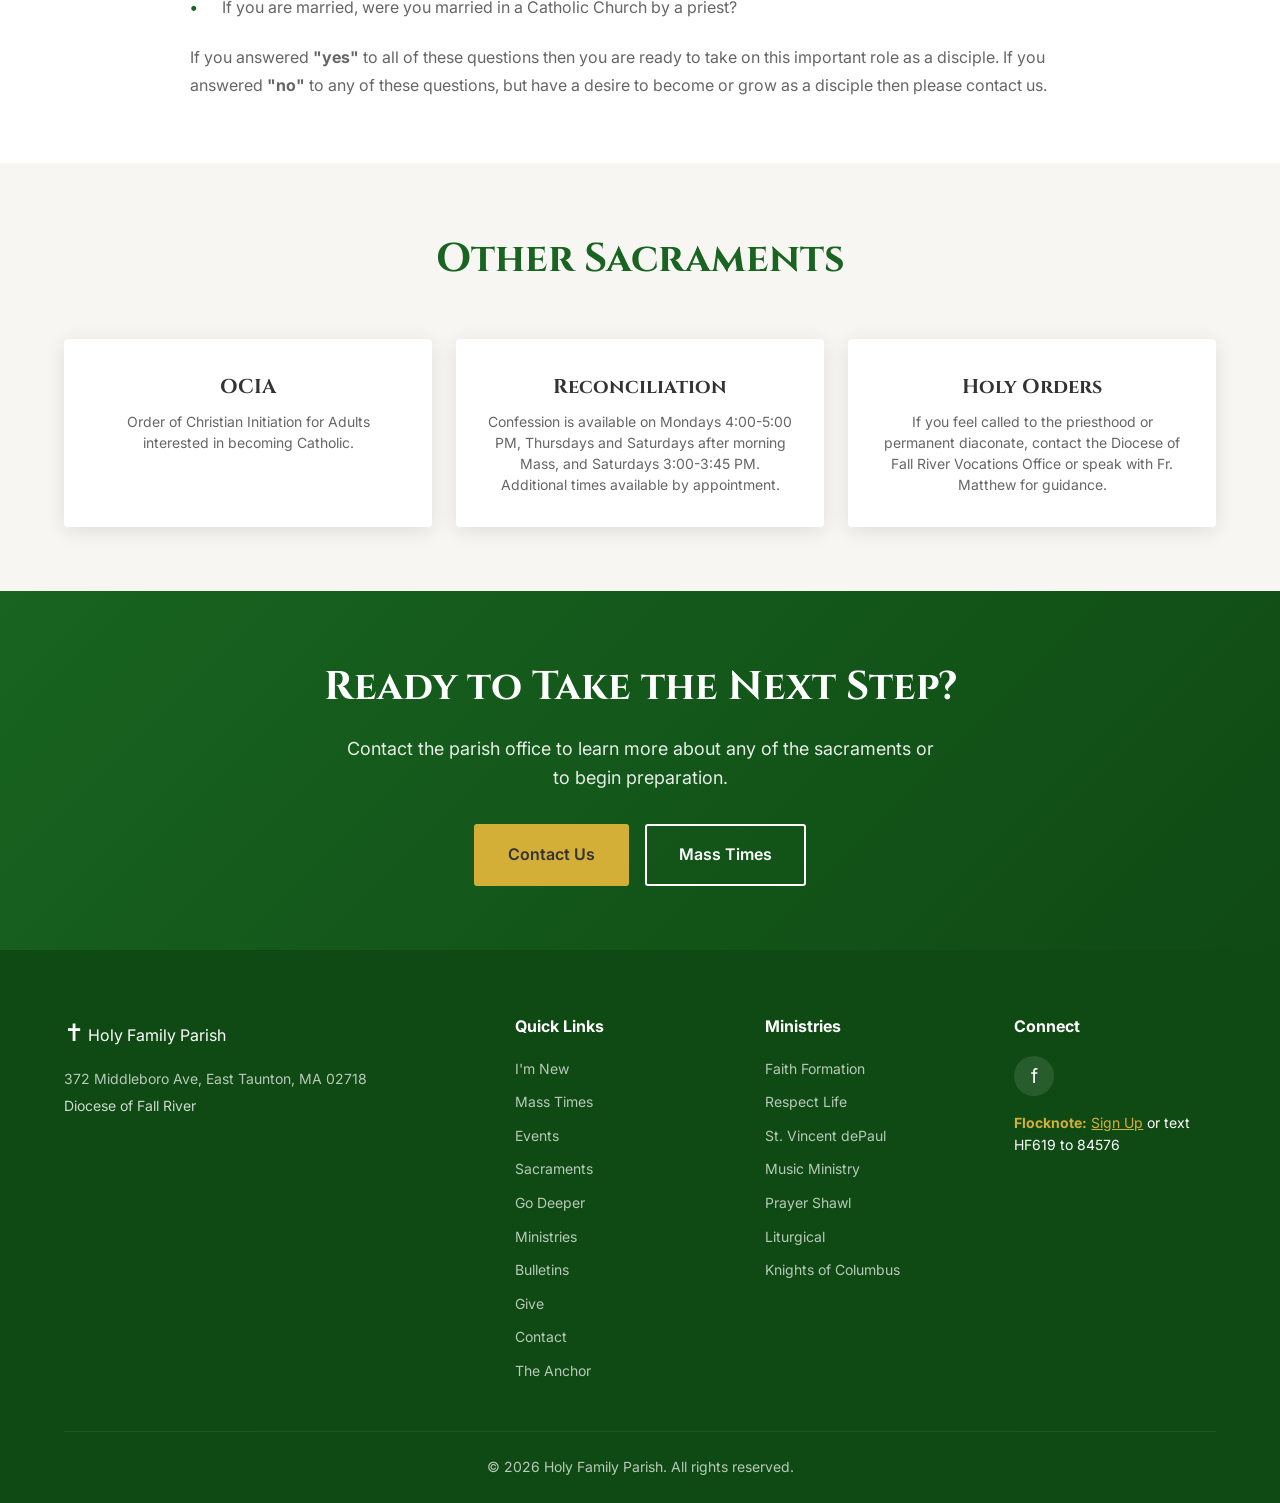
<file: pages/sacraments.html>
<!DOCTYPE html>
<html lang="en">
<head>
    <meta charset="UTF-8">
    <meta name="viewport" content="width=device-width, initial-scale=1.0">
    <title>Sacraments - Holy Family Parish</title>
    <link rel="stylesheet" href="../styles.css">
    <link rel="preconnect" href="https://fonts.googleapis.com">
    <link rel="preconnect" href="https://fonts.gstatic.com" crossorigin>
    <link href="https://fonts.googleapis.com/css2?family=Inter:wght@400;500;600;700&family=Cinzel:wght@400;500;600;700&family=Playfair+Display:wght@600;700&display=swap" rel="stylesheet">
</head>
<body>
    <!-- Navigation -->
    <header class="header">
        <nav class="nav container">
            <a href="../index.html" class="logo">
                <span class="logo-icon">&#10013;</span>
                <span class="logo-text">Holy Family Parish</span>
            </a>
            <button class="mobile-menu-btn" aria-label="Toggle menu">
                <span></span>
                <span></span>
                <span></span>
            </button>
            <ul class="nav-links">
                <li><a href="../index.html">Home</a></li>
                <li class="has-dropdown">
                    <a href="im-new.html">I'm New</a>
                    <ul class="dropdown">
                        <li><a href="im-new.html#welcome">Welcome</a></li>
                        <li><a href="im-new.html#faith-journey">Faith Journey</a></li>
                        <li><a href="im-new.html#join-parish">Join Our Parish</a></li>
                    </ul>
                </li>
                <li><a href="../index.html#mass-times">Mass Times</a></li>
                <li><a href="../index.html#events">Events</a></li>
                <li class="has-dropdown">
                    <a href="go-deeper.html">Go Deeper</a>
                    <ul class="dropdown">
                        <li><a href="go-deeper.html#formed">FORMED</a></li>
                        <li><a href="go-deeper.html#hfmen">HFMen</a></li>
                        <li><a href="go-deeper.html#womens-bible-study">Women's Bible Study</a></li>
                        <li><a href="go-deeper.html#ocia">OCIA</a></li>
                    </ul>
                </li>
                <li class="has-dropdown">
                    <a href="sacraments.html">Sacraments</a>
                    <ul class="dropdown">
                        <li><a href="sacraments.html#baptism">Baptism</a></li>
                        <li><a href="sacraments.html#first-communion">First Communion</a></li>
                        <li><a href="sacraments.html#confirmation">Confirmation</a></li>
                        <li><a href="sacraments.html#matrimony">Matrimony</a></li>
                        <li><a href="sacraments.html#anointing">Anointing of the Sick</a></li>
                        <li><a href="sacraments.html#godparents-sponsors">Godparents & Sponsors</a></li>
                    </ul>
                </li>
                <li class="has-dropdown">
                    <a href="ministries.html">Ministries</a>
                    <ul class="dropdown">
                        <li><a href="ministries.html#faith-formation">Faith Formation</a></li>
                        <li><a href="ministries.html#respect-life">Respect Life</a></li>
                        <li><a href="ministries.html#st-vincent-depaul">St. Vincent dePaul</a></li>
                        <li><a href="ministries.html#music-ministry">Music Ministry</a></li>
                        <li><a href="ministries.html#prayer-shawl">Prayer Shawl</a></li>
                        <li><a href="ministries.html#liturgical">Liturgical</a></li>
                        <li><a href="ministries.html#knights-of-columbus">Knights of Columbus</a></li>
                    </ul>
                </li>
                <li><a href="bulletins.html">Bulletins</a></li>
                <li><a href="../index.html#give">Give</a></li>
                <li><a href="../index.html#contact">Contact</a></li>
            </ul>
        </nav>
    </header>

    <!-- Page Header -->
    <section class="page-header">
        <div class="container">
            <h1>Sacraments</h1>
            <p>Encountering Christ through the sacraments of the Church</p>
        </div>
    </section>

    <!-- Introduction -->
    <section class="sacrament-intro section">
        <div class="container">
            <div class="intro-content">
                <p>The seven sacraments are the foundation of the Catholic Church's worship and the primary means by which God's grace is mediated to us. They are visible signs of an invisible reality - outward signs that give grace to those who receive them with faith.</p>
                <p>At Holy Family Parish, we are privileged to accompany you on your sacramental journey. Whether you are preparing for Baptism, First Communion, Confirmation, Matrimony, or any of the other sacraments, our parish community is here to support you.</p>
            </div>
        </div>
    </section>

    <!-- Baptism -->
    <section id="baptism" class="section section-alt">
        <div class="container">
            <div class="section-grid">
                <div class="section-content">
                    <div class="sacrament-header">
                        <span class="sacrament-icon-large">&#9768;</span>
                        <h2>Baptism</h2>
                    </div>
                    <p class="sacrament-subtitle">The first sacrament of initiation and the door to the other sacraments</p>

                    <h3>About the Sacrament</h3>
                    <p>Baptism is the first of the three Sacraments of Initiation. Through Baptism, we are freed from original sin, become children of God, and are incorporated into the Church. It is the foundation of the Christian life and the gateway to life in the Spirit.</p>

                    <h3>At Holy Family Parish</h3>
                    <p>Baptisms are celebrated on the second and fourth Sundays of each month. Parents are required to attend a preparation class before their child's baptism. This class helps parents understand the significance of the sacrament and their role in raising their child in the Catholic faith.</p>

                    <h3>Requirements</h3>
                    <ul class="section-list">
                        <li>Parents must be registered parishioners or have permission from their home parish</li>
                        <li>Parents must attend a baptism preparation class</li>
                        <li>Godparents must be practicing Catholics, at least 16 years old, and have received all sacraments of initiation</li>
                        <li>At least one godparent must be a confirmed Catholic</li>
                    </ul>

                    <h3>How to Schedule</h3>
                    <p>Contact the parish office to schedule your child's baptism and to register for the preparation class. We recommend contacting us at least two months before your desired date.</p>

                    <p><strong>Choosing a Godparent?</strong> <a href="#godparents-sponsors">Learn about the requirements and role of godparents and sponsors</a>.</p>
                </div>
                <div class="section-video">
                    <iframe src="https://www.youtube-nocookie.com/embed/wv5GyWJaQ-Q" allow="accelerometer; autoplay; clipboard-write; encrypted-media; gyroscope; picture-in-picture" allowfullscreen></iframe>
                </div>
            </div>
        </div>
    </section>

    <!-- First Communion -->
    <section id="first-communion" class="section">
        <div class="container">
            <div class="section-grid reverse">
                <div class="section-content">
                    <div class="sacrament-header">
                        <span class="sacrament-icon-large">&#9733;</span>
                        <h2>First Communion</h2>
                    </div>
                    <p class="sacrament-subtitle">Receiving the Body and Blood of Christ for the first time</p>

                    <h3>About the Sacrament</h3>
                    <p>The Eucharist is the source and summit of the Christian life. In the Eucharist, we receive the Body and Blood of Jesus Christ, who is truly present under the appearance of bread and wine. First Communion marks the first time a person receives this holy sacrament.</p>

                    <h3>Preparation at Holy Family</h3>
                    <p>Children prepare for First Communion through our Religious Education program. The preparation is typically a two-year process beginning in first grade. During this time, children learn about the Mass, the meaning of the Eucharist, and how to receive Communion reverently.</p>

                    <h3>Requirements</h3>
                    <ul class="section-list">
                        <li>Child must be baptized (baptismal certificate required)</li>
                        <li>Two years of religious education preparation</li>
                        <li>Regular attendance at Religious Education classes</li>
                        <li>Attendance at Sunday Mass each week</li>
                    </ul>

                    <h3>First Communion Celebration</h3>
                    <p>First Communion is typically celebrated in the spring of second grade. Families are invited to celebrate this special day with their children, and the parish community joins in welcoming these new communicants to the Eucharistic table.</p>
                </div>
                <div class="section-video">
                    <iframe src="https://www.youtube-nocookie.com/embed/QcB7Uem00n4" allow="accelerometer; autoplay; clipboard-write; encrypted-media; gyroscope; picture-in-picture" allowfullscreen></iframe>
                </div>
            </div>
        </div>
    </section>

    <!-- Confirmation -->
    <section id="confirmation" class="section section-alt">
        <div class="container">
            <div class="section-grid">
                <div class="section-content">
                    <div class="sacrament-header">
                        <span class="sacrament-icon-large">&#10013;</span>
                        <h2>Confirmation</h2>
                    </div>
                    <p class="sacrament-subtitle">Completing Christian initiation and being sealed with the Holy Spirit</p>

                    <h3>About the Sacrament</h3>
                    <p>Confirmation completes the sacraments of initiation, following Baptism and First Communion. Through Confirmation, we receive the full outpouring of the Holy Spirit as the apostles did on Pentecost. The sacrament strengthens our bond with the Church and helps us bear witness to the Christian faith.</p>

                    <h3>For Youth</h3>
                    <p>Young people prepare for Confirmation through our Religious Education program. Preparation typically begins in eighth grade or high school and includes classes, service projects, and spiritual formation. The Confirmation Mass is celebrated with the Bishop or his delegate.</p>

                    <h3>For Adults</h3>
                    <p>Adults who are baptized but have not yet been confirmed should contact the parish office. Preparation sessions are offered periodically, and adults are often confirmed at the Easter Vigil or at a special Mass with the Bishop.</p>

                    <h3>Requirements</h3>
                    <ul class="section-list">
                        <li>Must be baptized (baptismal certificate required)</li>
                        <li>Must have received First Communion</li>
                        <li>Completion of preparation program</li>
                        <li>Selection of a Confirmation saint name and sponsor</li>
                    </ul>

                    <p><strong>Choosing a Sponsor?</strong> <a href="#godparents-sponsors">Learn about the requirements and role of godparents and sponsors</a>.</p>
                </div>
                <div class="section-video">
                    <iframe src="https://www.youtube-nocookie.com/embed/Lu3MoT_egFI" allow="accelerometer; autoplay; clipboard-write; encrypted-media; gyroscope; picture-in-picture" allowfullscreen></iframe>
                </div>
            </div>
        </div>
    </section>

    <!-- Matrimony -->
    <section id="matrimony" class="section">
        <div class="container">
            <div class="section-grid reverse">
                <div class="section-content">
                    <div class="sacrament-header">
                        <span class="sacrament-icon-large">&#10084;</span>
                        <h2>Matrimony</h2>
                    </div>
                    <p class="sacrament-subtitle">The sacrament of marriage, a covenant of love and life</p>

                    <h3>About the Sacrament</h3>
                    <p>Matrimony is a sacrament in which a baptized man and woman enter into a covenant with each other and with God. This sacred union is a sign of Christ's love for the Church. The couple themselves are the ministers of this sacrament, witnessed by the Church.</p>

                    <h3>Marriage Preparation</h3>
                    <p>The Diocese of Fall River requires a minimum six-month preparation period before the wedding. This preparation helps couples develop a strong foundation for their married life together.</p>

                    <h3>Preparation Requirements</h3>
                    <ul class="section-list">
                        <li>Contact the parish office at least six months before your desired date</li>
                        <li>Meet with the priest or deacon for initial interview</li>
                        <li>Complete Pre-Cana or similar marriage preparation program</li>
                        <li>Complete FOCCUS or similar inventory for engaged couples</li>
                        <li>Obtain necessary documents (baptismal certificates, etc.)</li>
                        <li>Plan the liturgy with the officiating priest or deacon</li>
                    </ul>

                    <h3>Weddings at Holy Family</h3>
                    <p>We are honored to celebrate your wedding at Holy Family Parish. Please contact the parish office to check available dates and to begin the preparation process.</p>
                </div>
                <div class="section-video">
                    <iframe src="https://www.youtube-nocookie.com/embed/N2fcNFHDzAE" allow="accelerometer; autoplay; clipboard-write; encrypted-media; gyroscope; picture-in-picture" allowfullscreen></iframe>
                </div>
            </div>
        </div>
    </section>

    <!-- Anointing of the Sick -->
    <section id="anointing" class="section section-alt">
        <div class="container">
            <div class="section-grid">
                <div class="section-content">
                    <div class="sacrament-header">
                        <span class="sacrament-icon-large">&#9775;</span>
                        <h2>Anointing of the Sick</h2>
                    </div>
                    <p class="sacrament-subtitle">Healing and strength for those facing serious illness or surgery</p>

                    <h3>About the Sacrament</h3>
                    <p>Anointing of the Sick is a sacrament of healing. It is for those who are seriously ill, facing major surgery, or whose health is seriously impaired by old age. Through this sacrament, the Church commends those who are ill to the suffering and glorified Lord, asking that He raise them up and save them.</p>

                    <h3>When to Request</h3>
                    <p>You should request the Anointing of the Sick when:</p>
                    <ul class="section-list">
                        <li>You are facing a serious illness</li>
                        <li>You are preparing for major surgery</li>
                        <li>Your health is seriously impaired by old age</li>
                        <li>You are facing a serious medical crisis</li>
                    </ul>

                    <h3>How to Request</h3>
                    <p>Contact the parish office to request the Anointing of the Sick. For hospital visits, please let us know before admission if possible. In case of emergency, call the parish office at any time.</p>

                    <h3>For the Homebound</h3>
                    <p>For those who are homebound and wish to receive the Anointing of the Sick, Holy Communion, or a pastoral visit, please contact the parish office to arrange a visit.</p>
                </div>
                <div class="section-media">
                    <img src="../images/anointing_of_the_sick.png" alt="Anointing of the Sick">
                </div>
            </div>
        </div>
    </section>

    <!-- Godparents & Sponsors -->
    <section id="godparents-sponsors" class="section">
        <div class="container">
            <h2 class="section-title">Godparents & Sponsors</h2>
            <div class="godparent-content">
                <div class="godparent-section">
                    <h3>Asking Someone to Be a Godparent or Sponsor?</h3>
                    <p>These roles are significant in the Church and have special requirements. Please contact <strong>Fr. Matt Gill</strong> (<a href="mailto:frgill@holyfamilytaunton.org">frgill@holyfamilytaunton.org</a>) or <strong>Deacon Kevin</strong> (<a href="mailto:kpgingras@gmail.com">kpgingras@gmail.com</a>) to discuss the qualifications and to acquire the necessary paperwork.</p>
                </div>

                <div class="godparent-section">
                    <h3>Have You Been Asked to Be a Godparent or Sponsor?</h3>
                    <p>Are you ready to take on this responsibility? Reflect on the following questions:</p>

                    <ul class="reflection-questions">
                        <li>Do you have a strong prayer life?</li>
                        <li>Do you regularly receive God's grace through the Sacrament of Reconciliation?</li>
                        <li>Do you worship God weekly at Mass?</li>
                        <li>Do you study the Catholic faith?</li>
                        <li>Do you give of your time, talent, and treasure to the Church?</li>
                        <li>Do you consider yourself ready to share the Good News of Jesus Christ with others?</li>
                        <li>Did you receive the Sacrament of Confirmation?</li>
                        <li>If you are married, were you married in a Catholic Church by a priest?</li>
                    </ul>

                    <p>If you answered <strong>"yes"</strong> to all of these questions then you are ready to take on this important role as a disciple. If you answered <strong>"no"</strong> to any of these questions, but have a desire to become or grow as a disciple then please contact us.</p>
                </div>
            </div>
        </div>
    </section>

    <!-- Other Sacraments Info -->
    <section class="section section-alt">
        <div class="container">
            <h2 class="section-title">Other Sacraments</h2>
            <div class="sacraments-grid">
                <a href="go-deeper.html#ocia" class="sacrament-card">
                    <h3>OCIA</h3>
                    <p>Order of Christian Initiation for Adults interested in becoming Catholic.</p>
                </a>
                <div class="sacrament-card">
                    <h3>Reconciliation</h3>
                    <p>Confession is available on Mondays 4:00-5:00 PM, Thursdays and Saturdays after morning Mass, and Saturdays 3:00-3:45 PM. Additional times available by appointment.</p>
                </div>
                <div class="sacrament-card">
                    <h3>Holy Orders</h3>
                    <p>If you feel called to the priesthood or permanent diaconate, contact the Diocese of Fall River Vocations Office or speak with Fr. Matthew for guidance.</p>
                </div>
            </div>
        </div>
    </section>

    <!-- Call to Action -->
    <section class="cta section">
        <div class="container">
            <h2>Ready to Take the Next Step?</h2>
            <p>Contact the parish office to learn more about any of the sacraments or to begin preparation.</p>
            <div class="cta-buttons">
                <a href="../index.html#contact" class="btn btn-primary">Contact Us</a>
                <a href="../index.html#mass-times" class="btn btn-secondary">Mass Times</a>
            </div>
        </div>
    </section>

    <!-- Footer -->
    <footer class="footer">
    <div class="container">
        <div class="footer-grid">
            <div class="footer-brand">
                <span class="logo-icon">&#10013;</span>
                <span class="logo-text">Holy Family Parish</span>
                <p>372 Middleboro Ave, East Taunton, MA 02718</p>
                <p class="diocese">Diocese of Fall River</p>
            </div>
            <div class="footer-links">
                <h4>Quick Links</h4>
                <ul>
                    <li><a href="im-new.html">I'm New</a></li>
                    <li><a href="../index.html#mass-times">Mass Times</a></li>
                    <li><a href="../index.html#events">Events</a></li>
                    <li><a href="sacraments.html">Sacraments</a></li>
                    <li><a href="go-deeper.html">Go Deeper</a></li>
                    <li><a href="ministries.html">Ministries</a></li>
                    <li><a href="bulletins.html">Bulletins</a></li>
                    <li><a href="../index.html#give">Give</a></li>
                    <li><a href="../index.html#contact">Contact</a></li>
                    <li><a href="https://anchornews.org/" target="_blank" rel="noopener">The Anchor</a></li>
                </ul>
            </div>
            <div class="footer-links">
                <h4>Ministries</h4>
                <ul>
                    <li><a href="ministries.html#faith-formation">Faith Formation</a></li>
                    <li><a href="ministries.html#respect-life">Respect Life</a></li>
                    <li><a href="ministries.html#st-vincent-depaul">St. Vincent dePaul</a></li>
                    <li><a href="ministries.html#music-ministry">Music Ministry</a></li>
                    <li><a href="ministries.html#prayer-shawl">Prayer Shawl</a></li>
                    <li><a href="ministries.html#liturgical">Liturgical</a></li>
                    <li><a href="ministries.html#knights-of-columbus">Knights of Columbus</a></li>
                </ul>
            </div>
            <div class="footer-social">
                <h4>Connect</h4>
                <div class="social-links">
                    <a href="https://www.facebook.com/groups/453300811357774" aria-label="Facebook" target="_blank">&#102;</a>
                </div>
                <div class="flocknote">
                    <p><strong>Flocknote:</strong> <a href="https://holyfamilychurch22.flocknote.com/dashboard" target="_blank" rel="noopener">Sign Up</a> or text HF619 to 84576</p>
                </div>
            </div>
        </div>
        <div class="footer-bottom">
            <p>&copy; 2026 Holy Family Parish. All rights reserved.</p>
        </div>
    </div>
</footer>

    <script src="../script.js"></script>
</body>
</html>
</file>
<file: styles.css>
/* CSS Custom Properties - Easy to customize for different churches */
:root {
    /* Colors */
    --color-primary: #186420;
    --color-primary-dark: #0f4a14;
    --color-primary-light: #1e7a28;
    --color-secondary: #D4AF37;
    --color-secondary-light: #E8C85A;
    --color-accent: #8b4513;

    --color-text: #333333;
    --color-text-light: #666666;
    --color-text-muted: #888888;

    --color-bg: #ffffff;
    --color-bg-alt: #f8f6f3;
    --color-bg-card: #ffffff;

    --color-border: #e0ddd8;
    --color-shadow: rgba(0, 0, 0, 0.1);

    /* Typography */
    --font-sans: 'Inter', -apple-system, BlinkMacSystemFont, 'Segoe UI', sans-serif;
    --font-display: 'Cinzel', 'Trajan Pro', Georgia, serif;
    --font-trajan: 'Cinzel', 'Trajan Pro', Georgia, serif;

    /* Spacing */
    --space-xs: 0.25rem;
    --space-sm: 0.5rem;
    --space-md: 1rem;
    --space-lg: 1.5rem;
    --space-xl: 2rem;
    --space-2xl: 3rem;
    --space-3xl: 4rem;

    /* Border radius */
    --radius-sm: 2px;
    --radius-md: 3px;
    --radius-lg: 4px;
    --radius-full: 9999px;

    /* Transitions */
    --transition-fast: 150ms ease;
    --transition-normal: 250ms ease;
    --transition-slow: 350ms ease;

    /* Container width */
    --container-max: 1200px;
}

/* Reset & Base Styles */
*, *::before, *::after {
    box-sizing: border-box;
    margin: 0;
    padding: 0;
}

html {
    scroll-behavior: smooth;
}

body {
    font-family: var(--font-sans);
    font-size: 16px;
    line-height: 1.6;
    color: var(--color-text);
    background-color: var(--color-bg);
}

img {
    max-width: 100%;
    height: auto;
    display: block;
}

a {
    color: var(--color-primary);
    text-decoration: none;
    transition: color var(--transition-fast);
}

a:hover {
    color: var(--color-primary-dark);
}

ul {
    list-style: none;
}

/* Utility Classes */
.container {
    width: 100%;
    max-width: var(--container-max);
    margin: 0 auto;
    padding: 0 var(--space-lg);
}

.section {
    padding: var(--space-3xl) 0;
}

.section-alt {
    background-color: var(--color-bg-alt);
}

.section-title {
    font-family: var(--font-display);
    font-size: 2.5rem;
    font-weight: 700;
    text-align: center;
    margin-bottom: var(--space-2xl);
    color: var(--color-primary);
}

/* Buttons */
.btn {
    display: inline-block;
    padding: var(--space-md) var(--space-xl);
    font-family: var(--font-sans);
    font-size: 1rem;
    font-weight: 600;
    text-align: center;
    border: 2px solid transparent;
    border-radius: var(--radius-md);
    cursor: pointer;
    transition: all var(--transition-normal);
}

.btn-primary {
    background-color: var(--color-primary);
    color: white;
    border-color: var(--color-primary);
}

.btn-primary:hover {
    background-color: var(--color-primary-dark);
    border-color: var(--color-primary-dark);
    color: white;
}

.btn-secondary {
    background-color: transparent;
    color: var(--color-primary);
    border-color: var(--color-primary);
}

.btn-secondary:hover {
    background-color: var(--color-primary);
    color: white;
}

.btn-full {
    width: 100%;
}

/* Header & Navigation */
.header {
    position: sticky;
    top: 0;
    background-color: var(--color-bg);
    box-shadow: 0 2px 10px var(--color-shadow);
    z-index: 1000;
}

/* Slideshow Section */
.slideshow {
    position: relative;
    width: 100%;
    height: 400px;
    overflow: hidden;
}

.slideshow-container {
    position: relative;
    width: 100%;
    height: 100%;
}

.slide {
    position: absolute;
    top: 0;
    left: 0;
    width: 100%;
    height: 100%;
    opacity: 0;
    transition: opacity 1s ease-in-out;
}

.slide.active {
    opacity: 1;
}

.slide img {
    width: 100%;
    height: 100%;
    object-fit: cover;
    object-position: center;
}

.slide-indicators {
    position: absolute;
    bottom: 20px;
    left: 50%;
    transform: translateX(-50%);
    display: flex;
    gap: 10px;
    z-index: 10;
}

.indicator {
    width: 12px;
    height: 12px;
    border-radius: 50%;
    background-color: rgba(255, 255, 255, 0.5);
    cursor: pointer;
    transition: background-color var(--transition-fast);
}

.indicator:hover {
    background-color: rgba(255, 255, 255, 0.8);
}

.indicator.active {
    background-color: var(--color-secondary);
}

/* Announcements Section */
.announcements {
    background-color: var(--color-bg-alt);
    padding: var(--space-3xl) 0;
}

.announcements-carousel {
    position: relative;
    display: flex;
    align-items: center;
    justify-content: center;
    gap: var(--space-md);
}

.announcements-track-container {
    overflow: hidden;
    width: 100%;
    max-width: 1100px;
}

.announcements-track {
    display: flex;
    gap: var(--space-lg);
    transition: transform 0.5s ease;
}

.announcement-card {
    flex: 0 0 calc((100% - 48px) / 3);
    background-color: var(--color-bg);
    border-radius: var(--radius-lg);
    box-shadow: 0 4px 20px var(--color-shadow);
    overflow: hidden;
}

.announcement-image {
    width: 100%;
    height: 200px;
    overflow: hidden;
}

.announcement-image img {
    width: 100%;
    height: 100%;
    object-fit: cover;
}

.announcement-content {
    padding: var(--space-lg);
}

.announcement-content h3 {
    font-family: var(--font-display);
    font-size: 1.25rem;
    color: var(--color-primary);
    margin-bottom: var(--space-sm);
}

.announcement-content p {
    color: var(--color-text-light);
    font-size: 0.95rem;
    line-height: 1.6;
}

.announcement-nav {
    background-color: white;
    color: var(--color-primary);
    border: 2px solid var(--color-primary);
    width: 44px;
    height: 44px;
    border-radius: var(--radius-full);
    font-size: 1.5rem;
    cursor: pointer;
    display: flex;
    align-items: center;
    justify-content: center;
    transition: all var(--transition-fast);
    flex-shrink: 0;
}

.announcement-nav:hover {
    background-color: var(--color-primary);
    color: white;
}

.announcement-nav.prev {
    order: -1;
}

.announcements-indicators {
    display: flex;
    justify-content: center;
    gap: var(--space-sm);
    margin-top: var(--space-lg);
}

.announcement-dot {
    width: 12px;
    height: 12px;
    border-radius: var(--radius-full);
    border: none;
    background-color: var(--color-border);
    cursor: pointer;
    transition: background-color var(--transition-fast);
}

.announcement-dot:hover {
    background-color: var(--color-text-muted);
}

.announcement-dot.active {
    background-color: var(--color-primary);
}

.nav {
    display: flex;
    justify-content: space-between;
    align-items: center;
    padding: var(--space-md) var(--space-lg);
}

.logo {
    display: flex;
    align-items: center;
    gap: var(--space-sm);
    font-family: var(--font-display);
    font-size: 1.25rem;
    font-weight: 700;
    color: var(--color-primary);
}

.logo:hover {
    color: var(--color-primary);
}

.logo-icon {
    font-size: 1.5rem;
}

.nav-links {
    display: flex;
    gap: var(--space-lg);
}

.nav-links a {
    font-weight: 500;
    color: var(--color-text);
    padding: var(--space-sm) 0;
    position: relative;
}

.nav-links a::after {
    content: '';
    position: absolute;
    bottom: 0;
    left: 0;
    width: 0;
    height: 2px;
    background-color: var(--color-primary);
    transition: width var(--transition-normal);
}

.nav-links a:hover::after,
.nav-links a.active::after {
    width: 100%;
}

/* Dropdown Navigation */
.nav-links li.has-dropdown {
    position: relative;
}

/* Invisible hover bridge to prevent gap issues */
.nav-links li.has-dropdown::after {
    content: '';
    position: absolute;
    top: 100%;
    left: 0;
    right: 0;
    height: 15px;
}

.dropdown {
    position: absolute;
    top: calc(100% + 15px);
    left: 0;
    min-width: 200px;
    background-color: var(--color-bg-alt);
    box-shadow: 0 8px 30px rgba(0, 0, 0, 0.2);
    border-radius: var(--radius-md);
    opacity: 0;
    visibility: hidden;
    transform: translateY(-10px);
    transition: all var(--transition-normal);
    z-index: 100;
    padding: var(--space-sm) 0;
    list-style: none;
    margin: 0;
}

/* Dropdown arrow pointer */
.dropdown::before,
.dropdown::after {
    content: '';
    position: absolute;
    top: -10px;
    left: 20px;
    border: solid transparent;
    border-width: 0 10px 10px 10px;
}

.dropdown::before {
    border-bottom-color: var(--color-shadow);
}

.dropdown::after {
    top: -9px;
    border-bottom-color: var(--color-bg-alt);
}

.nav-links li.has-dropdown:hover .dropdown {
    opacity: 1;
    visibility: visible;
    transform: translateY(0);
}

.dropdown li a {
    display: block;
    padding: var(--space-sm) var(--space-md);
    color: var(--color-text);
    text-decoration: none;
    transition: background-color var(--transition-fast);
}

.dropdown li a:hover {
    background-color: var(--color-primary);
    color: white;
}

.dropdown li a::after {
    display: none;
}

.mobile-menu-btn {
    display: none;
    flex-direction: column;
    gap: 5px;
    background: none;
    border: none;
    cursor: pointer;
    padding: var(--space-sm);
}

.mobile-menu-btn span {
    display: block;
    width: 25px;
    height: 2px;
    background-color: var(--color-text);
    transition: all var(--transition-normal);
}

/* Hero Section */
.hero {
    min-height: 20vh;
    display: flex;
    align-items: center;
    background: linear-gradient(135deg, var(--color-primary) 0%, var(--color-primary-dark) 100%);
    background-size: cover;
    background-position: center;
    position: relative;
}

.hero::before {
    content: '';
    position: absolute;
    inset: 0;
    background: linear-gradient(135deg, rgba(44, 85, 48, 0.9) 0%, rgba(30, 58, 34, 0.95) 100%);
}

.hero-content {
    position: relative;
    z-index: 1;
    text-align: center;
    color: white;
    max-width: 100%;
    margin: 0 auto;
    padding: 0 var(--space-lg);
}

.hero h1 {
    font-family: var(--font-trajan);
    font-size: 3.5rem;
    font-weight: 600;
    margin-bottom: var(--space-sm);
    text-shadow: 0 2px 4px rgba(0, 0, 0, 0.2);
    letter-spacing: 0.02em;
}

.hero-subtitle {
    font-family: var(--font-trajan);
    font-size: 1rem;
    margin-bottom: var(--space-lg);
    opacity: 0.9;
}

.hero-cta {
    display: flex;
    gap: var(--space-sm);
    justify-content: center;
    flex-wrap: wrap;
}

.hero .btn {
    padding: 0.6rem 1.75rem;
    font-size: 0.95rem;
}

.hero .btn-primary {
    background-color: var(--color-secondary);
    border-color: var(--color-secondary);
    color: var(--color-text);
}

.hero .btn-primary:hover {
    background-color: var(--color-secondary-light);
    border-color: var(--color-secondary-light);
}

.hero .btn-secondary {
    background-color: transparent;
    border-color: white;
    color: white;
}

.hero .btn-secondary:hover {
    background-color: white;
    color: var(--color-primary);
}

/* Image Placeholder */
.image-placeholder {
    aspect-ratio: 4/3;
    background-color: var(--color-bg-alt);
    border-radius: var(--radius-lg);
    display: flex;
    align-items: center;
    justify-content: center;
    color: var(--color-text-muted);
    font-size: 1.25rem;
    border: 2px dashed var(--color-border);
}

/* Services Section */
.services-grid {
    display: grid;
    grid-template-columns: repeat(auto-fit, minmax(280px, 1fr));
    gap: var(--space-lg);
}

.daily-mass,
.confession-times,
.adoration-times {
    text-align: center;
    margin-top: var(--space-xl);
    padding: var(--space-lg);
    background-color: var(--color-bg-alt);
    border-radius: var(--radius-md);
}

.daily-mass h3,
.confession-times h3,
.adoration-times h3 {
    font-family: var(--font-display);
    color: var(--color-primary);
    margin-bottom: var(--space-sm);
}

.daily-mass p,
.confession-times p,
.adoration-times p {
    color: var(--color-text-light);
}

.contact-item .diocese {
    font-size: 0.875rem;
    color: var(--color-text-muted);
    margin-top: var(--space-xs);
}

.footer-brand .diocese {
    font-size: 0.875rem;
    opacity: 0.8;
    margin-top: var(--space-xs);
}

.flocknote {
    margin-top: var(--space-md);
    font-size: 0.875rem;
}

.flocknote strong {
    color: var(--color-secondary);
}

.flocknote a {
    color: var(--color-secondary);
    text-decoration: underline;
}

.flocknote a:hover {
    color: var(--color-secondary-light);
}

.service-card {
    background-color: var(--color-bg-alt);
    padding: var(--space-xl);
    border-radius: var(--radius-lg);
    text-align: center;
    box-shadow: 0 4px 20px var(--color-shadow);
    transition: transform var(--transition-normal), box-shadow var(--transition-normal);
}

.service-card:hover {
    transform: translateY(-4px);
    box-shadow: 0 8px 30px var(--color-shadow);
}

.service-day {
    font-size: 0.875rem;
    font-weight: 600;
    text-transform: uppercase;
    letter-spacing: 0.1em;
    color: var(--color-secondary);
}

.service-time {
    font-size: 2.5rem;
    font-weight: 700;
    color: var(--color-primary);
    margin: var(--space-sm) 0;
}

.service-name {
    font-family: var(--font-display);
    font-size: 1.25rem;
    margin-bottom: var(--space-sm);
}

.service-card p {
    color: var(--color-text-light);
    font-size: 0.875rem;
}

/* Sacraments Section */
.sacraments-grid {
    display: grid;
    grid-template-columns: repeat(auto-fit, minmax(300px, 1fr));
    gap: var(--space-lg);
}

.sacrament-card {
    background-color: var(--color-bg);
    padding: var(--space-xl);
    border-radius: var(--radius-lg);
    text-align: center;
    box-shadow: 0 4px 20px var(--color-shadow);
    transition: transform var(--transition-normal), box-shadow var(--transition-normal);
    text-decoration: none;
    display: block;
    color: inherit;
}

.sacrament-card:hover {
    transform: translateY(-4px);
    box-shadow: 0 8px 30px var(--color-shadow);
}

.sacrament-card h3 {
    color: var(--color-primary);
}

.sacrament-icon {
    font-size: 2.5rem;
    margin-bottom: var(--space-md);
    color: var(--color-primary);
}

.sacrament-card h3 {
    font-family: var(--font-display);
    font-size: 1.25rem;
    margin-bottom: var(--space-sm);
    color: var(--color-text);
}

.sacrament-card p {
    color: var(--color-text-light);
    font-size: 0.875rem;
    line-height: 1.5;
}

/* Go Deeper Section */
.go-deeper-section {
    text-align: center;
}

.go-deeper-section .section-subtitle {
    color: var(--color-text-light);
    font-size: 1.125rem;
    margin-top: calc(var(--space-md) * -1);
    margin-bottom: var(--space-xl);
}

.go-deeper-grid {
    display: grid;
    grid-template-columns: repeat(4, 1fr);
    gap: var(--space-lg);
}

.go-deeper-card {
    background-color: var(--color-bg-alt);
    padding: var(--space-xl);
    border-radius: var(--radius-lg);
    text-align: center;
    box-shadow: 0 4px 20px var(--color-shadow);
    transition: transform var(--transition-normal), box-shadow var(--transition-normal);
    text-decoration: none;
    display: flex;
    flex-direction: column;
    align-items: center;
    color: inherit;
}

.go-deeper-card img {
    width: 150px;
    height: 150px;
    object-fit: cover;
    border-radius: 50%;
    margin-bottom: var(--space-md);
}

.go-deeper-card:hover {
    transform: translateY(-4px);
    box-shadow: 0 8px 30px var(--color-shadow);
}

.go-deeper-card h3 {
    color: var(--color-primary);
    font-family: var(--font-display);
    font-size: 1.25rem;
    margin-bottom: var(--space-sm);
}

.go-deeper-card p {
    color: var(--color-text-light);
    font-size: 0.875rem;
    line-height: 1.5;
}

/* Sacrament Page Styles */
.sacrament-intro {
    background-color: var(--color-bg-alt);
}

.intro-content {
    max-width: 800px;
    margin: 0 auto;
    text-align: center;
}

.intro-content p {
    color: var(--color-text-light);
    line-height: 1.8;
    font-size: 1.125rem;
}

.intro-content p:last-child {
    margin-bottom: 0;
}

.sacrament-header {
    display: flex;
    align-items: center;
    gap: var(--space-lg);
    margin-bottom: var(--space-md);
}

.sacrament-icon-large {
    font-size: 3.5rem;
    color: var(--color-primary);
    line-height: 1;
}

.sacrament-header h2 {
    margin-bottom: 0;
}

.sacrament-subtitle {
    color: var(--color-text-light);
    font-style: italic;
    margin-bottom: var(--space-xl);
}

/* FORMED & Go Deeper Styles */
.program-item {
    margin-bottom: var(--space-lg);
    padding-bottom: var(--space-lg);
    border-bottom: 1px solid var(--color-border);
}

.program-item:last-child {
    border-bottom: none;
    margin-bottom: 0;
    padding-bottom: 0;
}

.program-item h4 {
    color: var(--color-primary);
    font-family: var(--font-display);
    font-size: 1.125rem;
    margin-bottom: var(--space-sm);
}

.program-item p {
    color: var(--color-text-light);
    line-height: 1.6;
}

.contact-box {
    background-color: var(--color-bg-alt);
    padding: var(--space-lg);
    border-radius: var(--radius-md);
    margin-top: var(--space-xl);
}

.contact-box h4 {
    color: var(--color-primary);
    font-family: var(--font-display);
    margin-bottom: var(--space-sm);
}

.contact-box p {
    margin-bottom: 0;
}

/* Bulletins Page */
.bulletins-section {
    max-width: 1200px;
    margin: 0 auto;
}

.bulletins-layout {
    display: grid;
    grid-template-columns: 1fr 2fr;
    gap: var(--space-2xl);
}

.bulletins-list {
    padding-right: var(--space-md);
}

.bulletins-list h2 {
    font-family: var(--font-display);
    color: var(--color-primary);
    font-size: 1.5rem;
    margin-bottom: var(--space-lg);
}

.bulletin-year-group {
    margin-bottom: var(--space-lg);
}

.bulletin-year-header {
    font-size: 1rem;
    color: var(--color-text);
    margin-bottom: var(--space-sm);
    padding: var(--space-sm) var(--space-md);
    border-bottom: 1px solid var(--color-border);
    cursor: pointer;
    display: flex;
    align-items: center;
    gap: var(--space-sm);
    user-select: none;
    transition: background-color var(--transition-fast);
}

.bulletin-year-header:hover {
    background-color: var(--color-bg-alt);
}

.toggle-icon {
    font-size: 0.75rem;
    color: var(--color-primary);
    transition: transform var(--transition-fast);
}

.bulletin-year-group.collapsed .toggle-icon {
    transform: rotate(0deg);
}

.bulletin-year-group:not(.collapsed) .toggle-icon {
    transform: rotate(90deg);
}

.bulletin-links {
    list-style: none;
    padding: 0;
    margin: 0;
    max-height: 300px;
    overflow-y: auto;
}

.bulletin-year-group.collapsed .bulletin-links {
    max-height: 0;
    overflow: hidden;
}

.bulletin-submissions {
    background-color: var(--color-bg-alt);
    padding: var(--space-lg);
    border-radius: var(--radius-md);
    margin-top: var(--space-xl);
}

.bulletin-submissions h3 {
    font-family: var(--font-display);
    color: var(--color-primary);
    font-size: 1.125rem;
    margin-bottom: var(--space-sm);
}

.bulletin-submissions p {
    color: var(--color-text-light);
    margin: 0;
    line-height: 1.6;
}

.bulletin-submissions a {
    color: var(--color-primary);
}

.bulletin-year-group {
    margin-bottom: var(--space-lg);
}

.bulletin-year-group h3 {
    font-size: 1rem;
    color: var(--color-text);
    margin-bottom: var(--space-sm);
    padding-bottom: var(--space-xs);
    border-bottom: 1px solid var(--color-border);
}

.bulletin-links {
    list-style: none;
    padding: 0;
    margin: 0;
}

.bulletin-links li {
    margin-bottom: var(--space-xs);
}

.bulletin-links a {
    display: block;
    padding: var(--space-sm) var(--space-md);
    color: var(--color-text);
    text-decoration: none;
    border-radius: var(--radius-sm);
    transition: background-color var(--transition-fast), color var(--transition-fast);
}

.bulletin-links a:hover {
    background-color: var(--color-bg-alt);
    color: var(--color-primary);
}

.bulletins-preview h2 {
    font-family: var(--font-display);
    color: var(--color-primary);
    font-size: 1.5rem;
    margin-bottom: var(--space-lg);
}

.bulletin-preview-container {
    background-color: var(--color-bg-alt);
    border-radius: var(--radius-lg);
    overflow: hidden;
    margin-bottom: var(--space-lg);
}

.bulletin-iframe {
    width: 100%;
    height: 925px;
    border: none;
    display: block;
}

.bulletin-preview-actions {
    display: flex;
    gap: var(--space-md);
    flex-wrap: wrap;
}

.btn-icon {
    margin-right: var(--space-xs);
}

/* Godparents & Sponsors */
.godparent-content {
    max-width: 900px;
    margin: 0 auto;
}

.godparent-section {
    margin-bottom: var(--space-2xl);
}

.godparent-section:last-child {
    margin-bottom: 0;
}

.godparent-section h3 {
    font-family: var(--font-display);
    font-size: 1.5rem;
    color: var(--color-primary);
    margin-bottom: var(--space-md);
}

.godparent-section p {
    color: var(--color-text-light);
    line-height: 1.7;
}

.reflection-questions {
    list-style: none;
    padding: 0;
    margin: var(--space-lg) 0;
}

.reflection-questions li {
    position: relative;
    padding-left: var(--space-xl);
    margin-bottom: var(--space-sm);
    color: var(--color-text-light);
    line-height: 1.6;
}

.reflection-questions li::before {
    content: "•";
    position: absolute;
    left: 0;
    color: var(--color-primary);
    font-weight: bold;
}

/* Events Section */
.events-grid {
    display: grid;
    grid-template-columns: 1fr 2fr;
    gap: var(--space-2xl);
    align-items: start;
    max-width: 1400px;
    margin: 0 auto;
}

.events .container {
    max-width: none;
    padding: 0 var(--space-lg);
}

.events-list {
    display: flex;
    flex-direction: column;
    gap: var(--space-lg);
}

/* Calendar Styles */
.calendar-container {
    background-color: var(--color-bg-card);
    border-radius: var(--radius-lg);
    overflow: hidden;
    box-shadow: 0 4px 20px var(--color-shadow);
    width: 100%;
    height: 750px;
}

.calendar-container iframe {
    display: block;
    width: 100%;
    height: 100%;
}

.calendar {
    width: 100%;
}

.event-card {
    display: flex;
    gap: var(--space-lg);
    background-color: var(--color-bg-card);
    padding: var(--space-lg);
    border-radius: var(--radius-lg);
    box-shadow: 0 2px 10px var(--color-shadow);
    transition: transform var(--transition-normal), box-shadow var(--transition-normal);
}

.event-card:hover {
    transform: translateX(8px);
    box-shadow: 0 4px 20px var(--color-shadow);
}

.event-date {
    flex-shrink: 0;
    width: 80px;
    text-align: center;
    padding: var(--space-md);
    background-color: var(--color-primary);
    color: white;
    border-radius: var(--radius-md);
}

.event-month {
    font-size: 0.75rem;
    font-weight: 600;
    text-transform: uppercase;
    letter-spacing: 0.1em;
}

.event-day {
    font-size: 2rem;
    font-weight: 700;
    line-height: 1.2;
}

.event-details h3 {
    font-family: var(--font-display);
    font-size: 1.25rem;
    margin-bottom: var(--space-xs);
}

.event-time {
    font-size: 0.875rem;
    color: var(--color-primary);
    font-weight: 500;
    margin-bottom: var(--space-sm);
}

.event-details p {
    color: var(--color-text-light);
    font-size: 0.875rem;
}

/* Give Section */
.give-content {
    display: grid;
    grid-template-columns: 1fr 1fr;
    gap: var(--space-2xl);
    align-items: start;
}

.give-text p {
    color: var(--color-text-light);
    margin-bottom: var(--space-lg);
}

blockquote {
    background-color: var(--color-bg);
    padding: var(--space-lg);
    border-left: 4px solid var(--color-primary);
    border-radius: var(--radius-md);
    font-style: italic;
    color: var(--color-text-light);
}

blockquote cite {
    display: block;
    margin-top: var(--space-sm);
    font-style: normal;
    font-weight: 600;
    color: var(--color-primary);
}

.give-form {
    background-color: var(--color-bg-card);
    padding: var(--space-xl);
    border-radius: var(--radius-lg);
    box-shadow: 0 4px 20px var(--color-shadow);
}

.donation-amounts {
    display: grid;
    grid-template-columns: repeat(4, 1fr);
    gap: var(--space-sm);
    margin-bottom: var(--space-lg);
}

.amount-btn {
    padding: var(--space-md);
    background-color: var(--color-bg-alt);
    border: 2px solid var(--color-border);
    border-radius: var(--radius-md);
    font-size: 1rem;
    font-weight: 600;
    cursor: pointer;
    transition: all var(--transition-fast);
}

.amount-btn:hover,
.amount-btn.active {
    background-color: var(--color-primary);
    border-color: var(--color-primary);
    color: white;
}

.custom-amount,
.donation-type {
    margin-bottom: var(--space-lg);
}

.custom-amount label,
.donation-type label {
    display: block;
    font-weight: 500;
    margin-bottom: var(--space-sm);
}

.input-group {
    display: flex;
    align-items: center;
    border: 2px solid var(--color-border);
    border-radius: var(--radius-md);
    overflow: hidden;
}

.input-prefix {
    padding: var(--space-md);
    background-color: var(--color-bg-alt);
    border-right: 2px solid var(--color-border);
    font-weight: 600;
    color: var(--color-text-light);
}

.input-group input {
    flex: 1;
    border: none;
    padding: var(--space-md);
    font-size: 1rem;
    outline: none;
}

.input-group input:focus {
    background-color: var(--color-bg-alt);
}

.donation-type select {
    width: 100%;
    padding: var(--space-md);
    border: 2px solid var(--color-border);
    border-radius: var(--radius-md);
    font-size: 1rem;
    font-family: var(--font-sans);
    background-color: var(--color-bg);
    cursor: pointer;
}

/* Contact Section */
.contact-grid {
    display: grid;
    grid-template-columns: 1fr 1.5fr;
    gap: var(--space-2xl);
}

.contact-info {
    display: flex;
    flex-direction: column;
    gap: var(--space-xl);
}

.contact-item {
    display: flex;
    gap: var(--space-md);
    background-color: var(--color-bg-alt);
    padding: var(--space-lg);
    border-radius: var(--radius-md);
}

.contact-item h4 {
    font-size: 1rem;
    margin-bottom: var(--space-xs);
}

.contact-item p {
    color: var(--color-text-light);
    font-size: 0.875rem;
}

.contact-item .contact-phone {
    color: var(--color-text);
    font-weight: 500;
    margin-top: var(--space-xs);
}

.contact-item .contact-detail {
    font-size: 0.8rem;
    color: var(--color-text-light);
    font-style: italic;
}

.contact-item .contact-hours {
    font-size: 0.85rem;
    color: var(--color-text);
    margin-top: var(--space-xs);
}

.contact-form {
    background-color: var(--color-bg-alt);
    padding: var(--space-xl);
    border-radius: var(--radius-lg);
}

.form-group {
    margin-bottom: var(--space-lg);
}

.form-group label {
    display: block;
    font-weight: 500;
    margin-bottom: var(--space-sm);
}

.form-group input,
.form-group select,
.form-group textarea {
    width: 100%;
    padding: var(--space-md);
    border: 2px solid var(--color-border);
    border-radius: var(--radius-md);
    font-size: 1rem;
    font-family: var(--font-sans);
    transition: border-color var(--transition-fast);
}

.form-group input:focus,
.form-group select:focus,
.form-group textarea:focus {
    outline: none;
    border-color: var(--color-primary);
}

.form-group textarea {
    resize: vertical;
    min-height: 100px;
}

/* Staff Section */
.staff-section {
    margin-top: var(--space-3xl);
}

.staff-title {
    font-family: var(--font-display);
    font-size: 1.75rem;
    color: var(--color-primary);
    text-align: center;
    margin-bottom: var(--space-xl);
}

.staff-category {
    font-family: var(--font-sans);
    font-size: 1.125rem;
    font-weight: 600;
    color: var(--color-primary);
    margin: var(--space-xl) 0 var(--space-lg);
    text-align: center;
}

.staff-grid {
    display: flex;
    flex-wrap: wrap;
    justify-content: center;
    gap: var(--space-lg);
    margin-bottom: var(--space-lg);
}

.staff-card {
    background-color: var(--color-bg-alt);
    padding: var(--space-lg);
    border-radius: var(--radius-md);
    border: 1px solid var(--color-border);
    transition: box-shadow var(--transition-fast), transform var(--transition-fast);
    min-width: 240px;
    flex: 0 0 auto;
}

.staff-card.has-photo {
    display: flex;
    align-items: center;
    gap: var(--space-lg);
    min-width: 300px;
}

.staff-photo {
    width: 100px;
    height: 100px;
    border-radius: var(--radius-sm);
    object-fit: cover;
    flex-shrink: 0;
    border: 3px solid var(--color-border);
}

.staff-card .staff-info {
    text-align: left;
}

.staff-card:hover {
    box-shadow: 0 4px 12px rgba(0, 0, 0, 0.1);
    transform: translateY(-2px);
}

.staff-card h5 {
    font-size: 1rem;
    font-weight: 600;
    color: var(--color-text);
    margin-bottom: var(--space-xs);
}

.staff-role {
    color: var(--color-primary);
    font-size: 0.875rem;
    font-weight: 500;
    margin-bottom: var(--space-sm);
}

.staff-phone {
    color: var(--color-text-light);
    font-size: 0.875rem;
    margin-bottom: var(--space-xs);
}

.staff-email {
    color: var(--color-text-light);
    font-size: 0.875rem;
    text-decoration: none;
    transition: color var(--transition-fast);
    display: block;
    word-wrap: break-word;
    overflow-wrap: break-word;
}

.staff-email:hover {
    color: var(--color-primary);
}

/* Footer */
.footer {
    background-color: var(--color-primary-dark);
    color: white;
    padding: var(--space-3xl) 0 var(--space-lg);
}

.footer-grid {
    display: grid;
    grid-template-columns: 2fr 1fr 1fr 1fr;
    gap: var(--space-2xl);
    margin-bottom: var(--space-2xl);
}

.footer-brand .logo-icon,
.footer-brand .logo-text {
    color: white;
}

.footer-brand p {
    margin-top: var(--space-md);
    opacity: 0.7;
    font-size: 0.875rem;
}

.footer-links h4,
.footer-social h4 {
    font-size: 1rem;
    margin-bottom: var(--space-md);
}

.footer-links ul {
    display: flex;
    flex-direction: column;
    gap: var(--space-sm);
}

.footer-links a {
    color: rgba(255, 255, 255, 0.7);
    font-size: 0.875rem;
    transition: color var(--transition-fast);
}

.footer-links a:hover {
    color: white;
}

.social-links {
    display: flex;
    gap: var(--space-md);
}

.social-links a {
    width: 40px;
    height: 40px;
    background-color: rgba(255, 255, 255, 0.1);
    border-radius: var(--radius-full);
    display: flex;
    align-items: center;
    justify-content: center;
    color: white;
    font-size: 1.25rem;
    transition: background-color var(--transition-fast);
}

.social-links a:hover {
    background-color: var(--color-secondary);
}

.footer-bottom {
    padding-top: var(--space-lg);
    border-top: 1px solid rgba(255, 255, 255, 0.1);
    text-align: center;
    font-size: 0.875rem;
    opacity: 0.7;
}

/* Page Header (for internal pages) */
.page-header {
    padding: var(--space-3xl) var(--space-lg);
    background: linear-gradient(135deg, var(--color-primary) 0%, var(--color-primary-dark) 100%);
    color: white;
    text-align: center;
}

.page-header h1 {
    font-family: var(--font-display);
    font-size: 3rem;
    margin-bottom: var(--space-md);
}

.page-header p {
    font-size: 1.25rem;
    opacity: 0.9;
    max-width: 600px;
    margin: 0 auto;
}

/* Ministry Sections */
.section-grid {
    display: grid;
    grid-template-columns: 1fr 1fr;
    gap: var(--space-2xl);
    align-items: center;
}

.section-grid.reverse {
    direction: rtl;
}

.section-grid.reverse > * {
    direction: ltr;
}

/* Ministry Media Section - supports both images and videos */
.section-media,
.section-media {
    display: flex;
    align-items: center;
    justify-content: center;
}

.section-media img {
    width: 300px;
    height: 300px;
    object-fit: cover;
    border-radius: 50%;
}

.section-media.rectangular img {
    width: 100%;
    max-width: 400px;
    height: auto;
    aspect-ratio: 16/9;
    border-radius: var(--radius-md);
}

/* Video embed container */
.section-video {
    position: relative;
    width: 100%;
    max-width: 400px;
    padding-bottom: 56.25%; /* 16:9 aspect ratio */
    border-radius: var(--radius-md);
    overflow: hidden;
}

.section-video iframe {
    position: absolute;
    top: 0;
    left: 0;
    width: 100%;
    height: 100%;
    border: none;
    border-radius: var(--radius-md);
}

.section-content h2 {
    font-family: var(--font-display);
    font-size: 2rem;
    color: var(--color-primary);
    margin-bottom: var(--space-md);
}

.section-content h3 {
    font-family: var(--font-display);
    font-size: 1.25rem;
    color: var(--color-text);
    margin-top: var(--space-xl);
    margin-bottom: var(--space-sm);
}

.section-content p {
    color: var(--color-text-light);
    line-height: 1.7;
}

.section-list {
    list-style: disc;
    padding-left: var(--space-xl);
    color: var(--color-text-light);
}

.section-list li {
    margin-bottom: var(--space-sm);
}

.section-news {
    background-color: var(--color-bg-alt);
    padding: var(--space-lg);
    border-radius: var(--radius-md);
    border-left: 4px solid var(--color-primary);
    margin-bottom: var(--space-lg);
}

.section-news h3 {
    margin-top: 0;
}

.document-links {
    margin: var(--space-lg) 0;
}

.doc-link {
    color: var(--color-primary);
    text-decoration: none;
    font-weight: 500;
}

.doc-link:hover {
    text-decoration: underline;
}

.pillars-grid {
    display: grid;
    grid-template-columns: repeat(2, 1fr);
    gap: var(--space-lg);
    margin: var(--space-lg) 0;
}

.pillar {
    background-color: var(--color-bg-alt);
    padding: var(--space-lg);
    border-radius: var(--radius-md);
}

.pillar h4 {
    color: var(--color-primary);
    font-size: 1rem;
    margin-bottom: var(--space-sm);
}

.pillar p {
    margin: 0;
    font-size: 0.9rem;
}

.section-quote {
    background-color: var(--color-bg-alt);
    padding: var(--space-lg);
    border-radius: var(--radius-md);
    font-style: italic;
    margin-top: var(--space-xl);
}

.section-quote cite {
    display: block;
    text-align: right;
    font-style: normal;
    font-weight: 500;
    color: var(--color-primary);
    margin-top: var(--space-sm);
}

.contacts-grid {
    display: grid;
    grid-template-columns: repeat(auto-fit, minmax(150px, 1fr));
    gap: var(--space-md);
    margin-top: var(--space-md);
}

.contact-person {
    background-color: var(--color-bg-alt);
    padding: var(--space-md);
    border-radius: var(--radius-sm);
    text-align: center;
}

.contact-person .contact-role {
    display: block;
    font-size: 0.85rem;
    color: var(--color-text-light);
    margin-bottom: var(--space-xs);
}

.contact-person .contact-name {
    font-weight: 600;
    color: var(--color-text);
}

/* Call to Action Section */
.cta {
    background: linear-gradient(135deg, var(--color-primary) 0%, var(--color-primary-dark) 100%);
    color: white;
    text-align: center;
}

.cta h2 {
    font-family: var(--font-display);
    font-size: 2.5rem;
    margin-bottom: var(--space-md);
}

.cta p {
    font-size: 1.125rem;
    opacity: 0.9;
    margin-bottom: var(--space-xl);
    max-width: 600px;
    margin-left: auto;
    margin-right: auto;
}

.cta-buttons {
    display: flex;
    gap: var(--space-md);
    justify-content: center;
    flex-wrap: wrap;
}

.cta .btn-primary {
    background-color: var(--color-secondary);
    border-color: var(--color-secondary);
    color: var(--color-text);
}

.cta .btn-primary:hover {
    background-color: var(--color-secondary-light);
    border-color: var(--color-secondary-light);
}

.cta .btn-secondary {
    background-color: transparent;
    border-color: white;
    color: white;
}

.cta .btn-secondary:hover {
    background-color: white;
    color: var(--color-primary);
}

/* Welcome Page Styles */
.welcome-content {
    max-width: 900px;
    margin: 0 auto;
}

.welcome-intro {
    font-size: 1.25rem;
    color: var(--color-text-light);
    text-align: center;
    margin-bottom: var(--space-2xl);
    line-height: 1.7;
}

.what-to-expect {
    background-color: var(--color-bg-alt);
    padding: var(--space-xl);
    border-radius: var(--radius-lg);
    margin-bottom: var(--space-2xl);
}

.what-to-expect h3 {
    font-family: var(--font-display);
    font-size: 1.5rem;
    color: var(--color-primary);
    margin-bottom: var(--space-md);
}

.what-to-expect > p {
    color: var(--color-text-light);
    margin-bottom: var(--space-lg);
}

.expect-list {
    list-style: disc;
    padding-left: var(--space-xl);
    color: var(--color-text-light);
}

.expect-list li {
    margin-bottom: var(--space-md);
    line-height: 1.6;
}

.expect-list li strong {
    color: var(--color-text);
}

.welcome-cta {
    text-align: center;
    background-color: var(--color-bg-alt);
    padding: var(--space-xl);
    border-radius: var(--radius-lg);
    border: 2px solid var(--color-border);
}

.welcome-cta h3 {
    font-family: var(--font-display);
    font-size: 1.5rem;
    color: var(--color-primary);
    margin-bottom: var(--space-sm);
}

.welcome-cta p {
    color: var(--color-text-light);
    margin-bottom: var(--space-lg);
}

.welcome-cta-buttons {
    display: flex;
    gap: var(--space-md);
    justify-content: center;
    flex-wrap: wrap;
}

/* Faith Journey Section */
.faith-journey-grid {
    display: grid;
    grid-template-columns: 1fr 1fr;
    gap: var(--space-xl);
    margin-bottom: var(--space-2xl);
}

.faith-journey-card {
    background-color: var(--color-bg-card);
    padding: var(--space-xl);
    border-radius: var(--radius-md);
    box-shadow: 0 2px 10px var(--color-shadow);
}

.faith-journey-card h3 {
    font-family: var(--font-display);
    font-size: 1.5rem;
    color: var(--color-primary);
    margin-bottom: var(--space-md);
}

.faith-journey-card p {
    color: var(--color-text-light);
    line-height: 1.7;
    margin-bottom: var(--space-md);
}

.faith-journey-card p:last-child {
    margin-bottom: 0;
}

.faith-formation-contact {
    text-align: center;
    background-color: var(--color-bg-card);
    padding: var(--space-xl);
    border-radius: var(--radius-md);
    box-shadow: 0 2px 10px var(--color-shadow);
    max-width: 400px;
    margin: 0 auto;
}

.faith-formation-contact h3 {
    font-family: var(--font-display);
    font-size: 1.25rem;
    color: var(--color-primary);
    margin-bottom: var(--space-md);
}

.faith-formation-contact .contact-name {
    font-size: 1.125rem;
    color: var(--color-text);
    margin-bottom: var(--space-xs);
}

.faith-formation-contact .contact-title {
    color: var(--color-text-muted);
    font-size: 0.95rem;
    margin-bottom: var(--space-md);
}

.faith-formation-contact .contact-phone,
.faith-formation-contact .contact-email {
    margin-bottom: var(--space-xs);
}

.faith-formation-contact a {
    color: var(--color-primary);
}

.faith-formation-contact a:hover {
    color: var(--color-primary-dark);
}

@media (max-width: 768px) {
    .faith-journey-grid {
        grid-template-columns: 1fr;
    }
}

/* Join Parish Page Styles */
.section-subtitle {
    font-size: 1.25rem;
    color: var(--color-text-light);
    text-align: center;
    margin-top: calc(-1 * var(--space-xl));
    margin-bottom: var(--space-2xl);
}

.join-content {
    display: grid;
    grid-template-columns: 1fr 1.5fr;
    gap: var(--space-2xl);
    align-items: start;
}

.join-info {
    background-color: var(--color-bg-alt);
    padding: var(--space-xl);
    border-radius: var(--radius-lg);
}

.join-info h3 {
    font-family: var(--font-display);
    font-size: 1.5rem;
    color: var(--color-primary);
    margin-bottom: var(--space-md);
}

.join-info > p {
    color: var(--color-text-light);
    margin-bottom: var(--space-lg);
}

.join-benefits {
    list-style: disc;
    padding-left: var(--space-xl);
    color: var(--color-text-light);
}

.join-benefits li {
    margin-bottom: var(--space-sm);
    line-height: 1.5;
}

.join-form-container {
    max-width: 600px;
}

.join-form {
    background-color: var(--color-bg-alt);
    padding: var(--space-2xl);
    border-radius: var(--radius-lg);
    box-shadow: 0 4px 20px var(--color-shadow);
}

.join-form h3 {
    font-family: var(--font-display);
    font-size: 1.5rem;
    color: var(--color-primary);
    margin-bottom: var(--space-xl);
    text-align: center;
}

.form-row {
    margin-bottom: var(--space-lg);
}

.form-row-2 {
    display: grid;
    grid-template-columns: 1fr 1fr;
    gap: var(--space-md);
}

.form-row-3 {
    display: grid;
    grid-template-columns: 1fr 1fr 1fr;
    gap: var(--space-md);
}

.join-form .form-group {
    margin-bottom: var(--space-md);
}

.join-form .form-group label {
    display: block;
    font-weight: 500;
    margin-bottom: var(--space-xs);
    font-size: 0.9rem;
}

.join-form .form-group input[type="text"],
.join-form .form-group input[type="tel"],
.join-form .form-group input[type="email"],
.join-form .form-group textarea {
    width: 100%;
    padding: var(--space-md);
    border: 2px solid var(--color-border);
    border-radius: var(--radius-md);
    font-size: 1rem;
    font-family: var(--font-sans);
    transition: border-color var(--transition-fast);
}

.join-form .form-group input:focus,
.join-form .form-group textarea:focus {
    outline: none;
    border-color: var(--color-primary);
}

.form-checkboxes {
    margin-bottom: var(--space-lg);
}

.checkbox-label {
    display: flex;
    align-items: center;
    gap: var(--space-sm);
    margin-bottom: var(--space-sm);
    cursor: pointer;
    font-weight: 400;
}

.checkbox-label input[type="checkbox"] {
    width: 18px;
    height: 18px;
    accent-color: var(--color-primary);
    cursor: pointer;
}

/* Responsive Design */
@media (max-width: 992px) {
    .give-content,
    .contact-grid {
        grid-template-columns: 1fr;
    }

    .footer-grid {
        grid-template-columns: 1fr 1fr;
    }
}

@media (max-width: 768px) {
    .nav-links {
        position: fixed;
        top: 60px;
        left: 0;
        right: 0;
        background-color: var(--color-bg);
        flex-direction: column;
        padding: var(--space-lg);
        gap: var(--space-md);
        box-shadow: 0 4px 20px var(--color-shadow);
        display: none;
    }

    .nav-links.active {
        display: flex;
    }

    .mobile-menu-btn {
        display: flex;
    }

    /* Mobile Dropdown Styles */
    .dropdown {
        position: static;
        opacity: 1;
        visibility: visible;
        transform: none;
        box-shadow: none;
        padding: var(--space-xs) 0 var(--space-xs) var(--space-lg);
        display: none;
        background-color: transparent;
    }

    .has-dropdown.open .dropdown {
        display: block;
    }

    .hero h1 {
        font-size: 1.75rem;
        white-space: normal;
    }

    .hero-subtitle {
        font-size: 0.9rem;
    }

    .section-title {
        font-size: 2rem;
    }

    .event-card {
        flex-direction: column;
        text-align: center;
    }

    .event-date {
        width: 100%;
        display: flex;
        align-items: center;
        justify-content: center;
        gap: var(--space-sm);
    }

    .donation-amounts {
        grid-template-columns: repeat(2, 1fr);
    }

    .footer-grid {
        grid-template-columns: 1fr;
        gap: var(--space-xl);
    }

    .section-grid,
    .section-grid.reverse {
        grid-template-columns: 1fr;
        direction: ltr;
    }

    .section-media {
        order: -1;
    }

    .pillars-grid {
        grid-template-columns: 1fr;
    }

    .page-header {
        padding: var(--space-2xl) var(--space-lg);
    }

    .page-header h1 {
        font-size: 2rem;
    }

    .page-header p {
        font-size: 1rem;
    }

    .cta h2 {
        font-size: 1.75rem;
    }

    .cta-buttons {
        flex-direction: column;
        align-items: center;
    }

    .im-new-quick {
        flex-direction: column;
        gap: var(--space-sm);
    }

    .join-content {
        grid-template-columns: 1fr;
    }

    .join-info {
        order: 2;
    }

    .form-row-2,
    .form-row-3 {
        grid-template-columns: 1fr;
    }

    .join-form {
        padding: var(--space-lg);
    }

    .welcome-cta-buttons {
        flex-direction: column;
        align-items: center;
    }

    .slideshow {
        height: 250px;
    }

    .events-grid {
        grid-template-columns: 1fr;
    }

    .calendar-container {
        order: -1;
    }

    .announcement-card {
        flex: 0 0 calc((100% - 24px) / 2);
    }

    .sacrament-header {
        flex-direction: column;
        text-align: center;
    }

    .sacrament-icon-large {
        font-size: 3rem;
    }

    .go-deeper-grid {
        grid-template-columns: repeat(2, 1fr);
    }
}

@media (max-width: 768px) {
    .announcements-track-container {
        max-width: 400px;
    }

    .announcement-card {
        flex: 0 0 100%;
    }

    .go-deeper-grid {
        grid-template-columns: 1fr;
    }

    .bulletins-layout {
        grid-template-columns: 1fr;
    }

    .bulletins-preview {
        order: -1;
    }

    .bulletin-iframe {
        height: 400px;
    }
}
</file>
